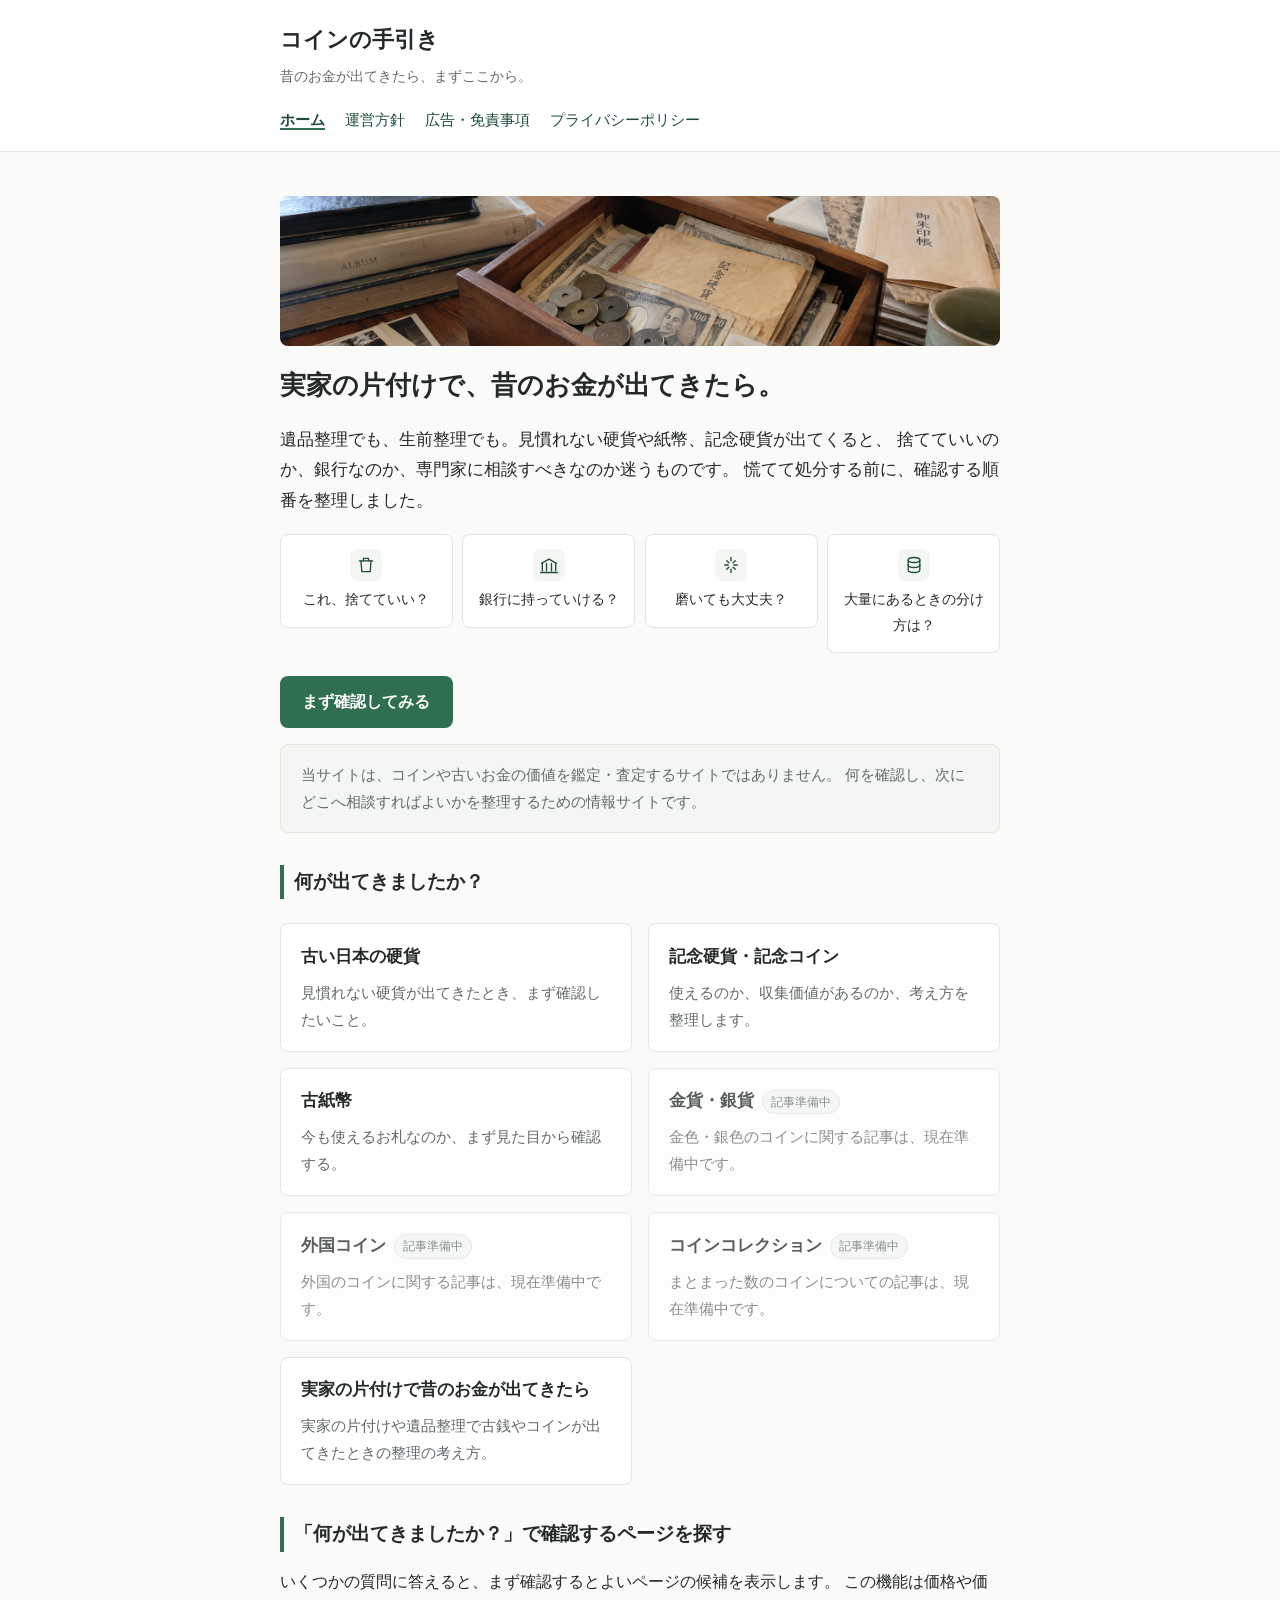
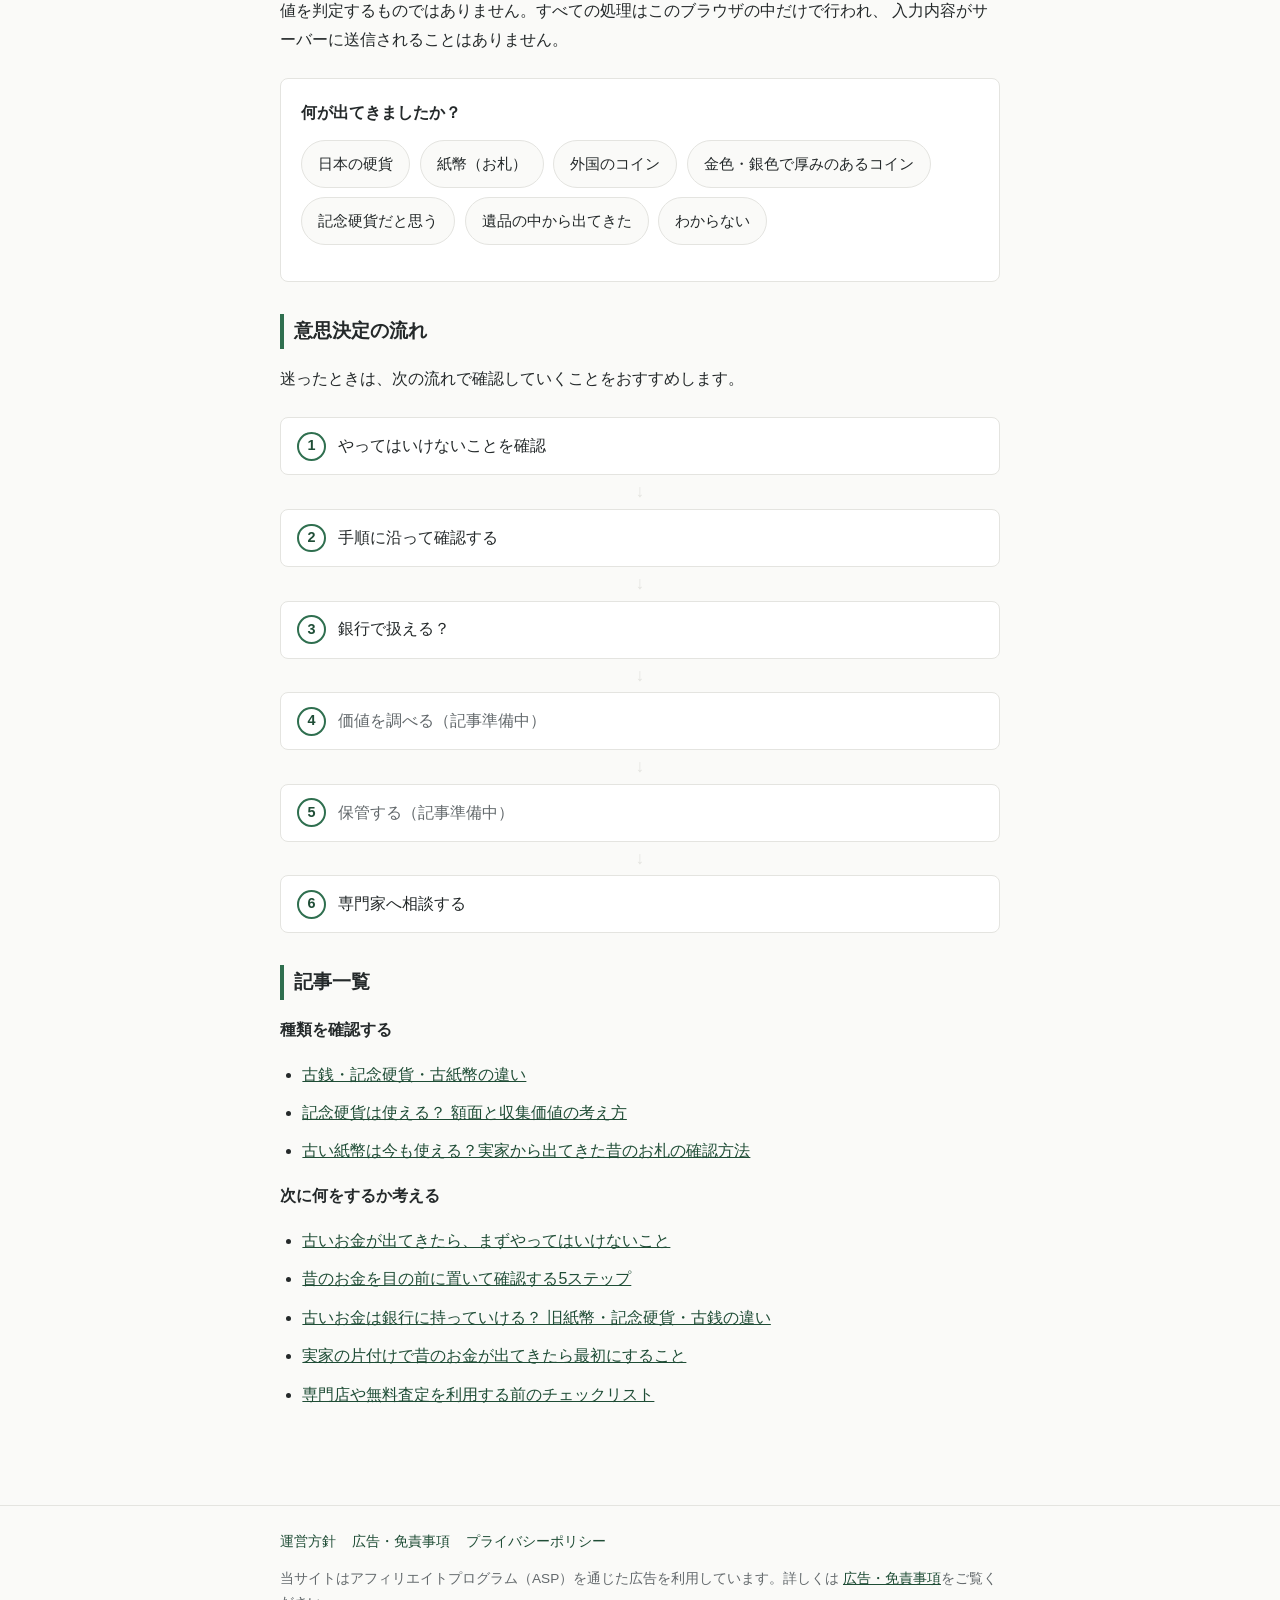
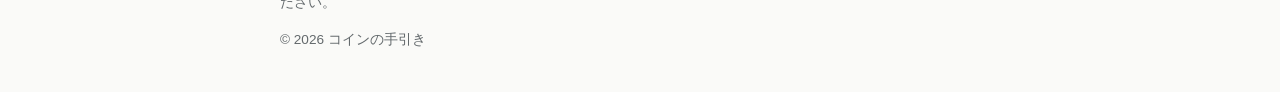
<file: index.html>
<!DOCTYPE html>
<html lang="ja">
<head>
<meta charset="UTF-8">
<meta name="viewport" content="width=device-width, initial-scale=1.0">
<title>コインの手引き｜実家の片付けで昔のお金が出てきたときの確認ガイド</title>
<meta name="description" content="「コインの手引き」は、実家の片付けで昔のお金や記念硬貨が見つかったときに、次にすることを一緒に整理するサイトです。捨てる・銀行・保管・専門家への相談まで、状況に応じた選択肢をまとめています。">
<link rel="canonical" href="https://taku5858.github.io/coin-guide/">
<meta property="og:title" content="コインの手引き｜実家の片付けで昔のお金が出てきたときの確認ガイド">
<meta property="og:description" content="「コインの手引き」は、実家の片付けで昔のお金や記念硬貨が見つかったときに、次にすることを一緒に整理するサイトです。捨てる・銀行・保管・専門家への相談まで、状況に応じた選択肢をまとめています。">
<meta property="og:type" content="website">
<meta property="og:url" content="https://taku5858.github.io/coin-guide/">
<meta property="og:site_name" content="コインの手引き">
<meta property="og:image" content="https://taku5858.github.io/coin-guide/assets/images/hero-old-money.png">
<meta property="og:image:width" content="1672">
<meta property="og:image:height" content="941">
<link rel="stylesheet" href="css/style.css">
</head>
<body>

<header class="site-header">
  <div class="header-inner">
    <p class="site-title"><a href="index.html">コインの手引き</a></p>
    <p class="site-tagline">昔のお金が出てきたら、まずここから。</p>
    <nav class="site-nav" aria-label="サイト内ナビゲーション">
      <ul>
        <li><a href="index.html" aria-current="page">ホーム</a></li>
        <li><a href="policy.html">運営方針</a></li>
        <li><a href="disclaimer.html">広告・免責事項</a></li>
        <li><a href="privacy.html">プライバシーポリシー</a></li>
      </ul>
    </nav>
  </div>
</header>

<main>
  <!-- ヒーロー画像：assets/images/hero-old-money.png（実家の引き出しに古い硬貨・紙幣が入った写真、見出し文字入り）。
       ファイルが未配置／読み込み失敗の場合は onerror で従来のプレースホルダー表示にフォールバックする。 -->
  <img
    class="hero-visual"
    src="assets/images/hero-old-money.png"
    width="1997"
    height="788"
    alt="実家の整理中に見つかった古い硬貨や紙幣"
    onerror="this.onerror=null; var d=document.createElement('div'); d.className='hero-visual is-placeholder'; d.setAttribute('aria-hidden','true'); this.replaceWith(d);"
  >

  <h1>実家の片付けで、昔のお金が出てきたら。</h1>

  <p class="lead">
    遺品整理でも、生前整理でも。見慣れない硬貨や紙幣、記念硬貨が出てくると、
    捨てていいのか、銀行なのか、専門家に相談すべきなのか迷うものです。
    慌てて処分する前に、確認する順番を整理しました。
  </p>

  <ul class="question-cards">
    <li><a class="question-card" href="guide/first-actions.html#step-dontthrow">
      <span class="question-card-icon" aria-hidden="true">
        <svg viewBox="0 0 24 24" width="20" height="20" fill="none" stroke="currentColor" stroke-width="1.6" stroke-linecap="round" stroke-linejoin="round"><path d="M4 7h16"/><path d="M9 7V4h6v3"/><path d="M6 7l1 13h10l1-13"/></svg>
      </span>
      <span>これ、捨てていい？</span>
    </a></li>
    <li><a class="question-card" href="guide/bank-or-specialist.html">
      <span class="question-card-icon" aria-hidden="true">
        <svg viewBox="0 0 24 24" width="20" height="20" fill="none" stroke="currentColor" stroke-width="1.6" stroke-linecap="round" stroke-linejoin="round"><path d="M3 10l9-5 9 5"/><path d="M4 10v9M9 10v9M15 10v9M20 10v9"/><path d="M2 21h20"/></svg>
      </span>
      <span>銀行に持っていける？</span>
    </a></li>
    <li><a class="question-card" href="guide/first-actions.html#step-dontclean">
      <span class="question-card-icon" aria-hidden="true">
        <svg viewBox="0 0 24 24" width="20" height="20" fill="none" stroke="currentColor" stroke-width="1.6" stroke-linecap="round" stroke-linejoin="round"><path d="M12 3v4M12 17v4M4.5 12h4M15.5 12h4M6.9 6.9l2.5 2.5M14.6 14.6l2.5 2.5M17.1 6.9l-2.5 2.5M9.4 14.6l-2.5 2.5"/></svg>
      </span>
      <span>磨いても大丈夫？</span>
    </a></li>
    <!-- TODO: 大量のコインに特化した専用記事（数え方・分け方・保管方法）を作成した際は、
         リンク先をその記事に差し替える。現時点では guide/inherited-coins.html の分類セクションへ誘導する。 -->
    <li><a class="question-card" href="guide/inherited-coins.html#step-classify">
      <span class="question-card-icon" aria-hidden="true">
        <svg viewBox="0 0 24 24" width="20" height="20" fill="none" stroke="currentColor" stroke-width="1.6" stroke-linecap="round" stroke-linejoin="round"><ellipse cx="12" cy="6" rx="7" ry="3"/><path d="M5 6v6c0 1.7 3.1 3 7 3s7-1.3 7-3V6"/><path d="M5 12v6c0 1.7 3.1 3 7 3s7-1.3 7-3v-6"/></svg>
      </span>
      <span>大量にあるときの分け方は？</span>
    </a></li>
  </ul>

  <p><a class="hero-cta" href="guide/inherited-coins.html">まず確認してみる</a></p>

  <div class="notice">
    当サイトは、コインや古いお金の価値を鑑定・査定するサイトではありません。
    何を確認し、次にどこへ相談すればよいかを整理するための情報サイトです。
  </div>

  <h2>何が出てきましたか？</h2>
  <ul class="card-list">
    <li>
      <a class="card card-link" href="types/coin-types-overview.html">
        <h3>古い日本の硬貨</h3>
        <p>見慣れない硬貨が出てきたとき、まず確認したいこと。</p>
      </a>
    </li>
    <li>
      <a class="card card-link" href="types/commemorative-coins.html">
        <h3>記念硬貨・記念コイン</h3>
        <p>使えるのか、収集価値があるのか、考え方を整理します。</p>
      </a>
    </li>
    <li>
      <a class="card card-link" href="types/old-banknotes.html">
        <h3>古紙幣</h3>
        <p>今も使えるお札なのか、まず見た目から確認する。</p>
      </a>
    </li>
    <li class="card card-soon">
      <h3>金貨・銀貨<span class="badge-soon">記事準備中</span></h3>
      <p>金色・銀色のコインに関する記事は、現在準備中です。</p>
    </li>
    <li class="card card-soon">
      <h3>外国コイン<span class="badge-soon">記事準備中</span></h3>
      <p>外国のコインに関する記事は、現在準備中です。</p>
    </li>
    <li class="card card-soon">
      <h3>コインコレクション<span class="badge-soon">記事準備中</span></h3>
      <p>まとまった数のコインについての記事は、現在準備中です。</p>
    </li>
    <li>
      <a class="card card-link" href="guide/inherited-coins.html">
        <h3>実家の片付けで昔のお金が出てきたら</h3>
        <p>実家の片付けや遺品整理で古銭やコインが出てきたときの整理の考え方。</p>
      </a>
    </li>
  </ul>

  <h2>「何が出てきましたか？」で確認するページを探す</h2>
  <p>
    いくつかの質問に答えると、まず確認するとよいページの候補を表示します。
    この機能は価格や価値を判定するものではありません。すべての処理はこのブラウザの中だけで行われ、
    入力内容がサーバーに送信されることはありません。
  </p>

  <div class="finder" id="coin-finder">
    <noscript>
      <p>JavaScriptが無効の場合でも、下の「記事一覧」から各ページを直接ご覧いただけます。</p>
    </noscript>
  </div>

  <h2>意思決定の流れ</h2>
  <p>迷ったときは、次の流れで確認していくことをおすすめします。</p>
  <ul class="flow-steps">
    <li><a class="flow-step" href="guide/first-actions.html">
      <span class="flow-step-index">1</span>
      <span class="flow-step-label">やってはいけないことを確認</span>
    </a></li>
    <li class="flow-arrow">↓</li>
    <li><a class="flow-step" href="guide/first-check.html">
      <span class="flow-step-index">2</span>
      <span class="flow-step-label">手順に沿って確認する</span>
    </a></li>
    <li class="flow-arrow">↓</li>
    <li><a class="flow-step" href="guide/bank-or-specialist.html">
      <span class="flow-step-index">3</span>
      <span class="flow-step-label">銀行で扱える？</span>
    </a></li>
    <li class="flow-arrow">↓</li>
    <li class="flow-step is-plain">
      <span class="flow-step-index">4</span>
      <span class="flow-step-label">価値を調べる（記事準備中）</span>
    </li>
    <li class="flow-arrow">↓</li>
    <li class="flow-step is-plain">
      <span class="flow-step-index">5</span>
      <span class="flow-step-label">保管する（記事準備中）</span>
    </li>
    <li class="flow-arrow">↓</li>
    <li><a class="flow-step" href="guide/checklist-before-appraisal.html">
      <span class="flow-step-index">6</span>
      <span class="flow-step-label">専門家へ相談する</span>
    </a></li>
  </ul>

  <h2>記事一覧</h2>
  <p><strong>種類を確認する</strong></p>
  <ul class="text-list">
    <li><a href="types/coin-types-overview.html">古銭・記念硬貨・古紙幣の違い</a></li>
    <li><a href="types/commemorative-coins.html">記念硬貨は使える？ 額面と収集価値の考え方</a></li>
    <li><a href="types/old-banknotes.html">古い紙幣は今も使える？実家から出てきた昔のお札の確認方法</a></li>
  </ul>
  <p><strong>次に何をするか考える</strong></p>
  <ul class="text-list">
    <li><a href="guide/first-actions.html">古いお金が出てきたら、まずやってはいけないこと</a></li>
    <li><a href="guide/first-check.html">昔のお金を目の前に置いて確認する5ステップ</a></li>
    <li><a href="guide/bank-or-specialist.html">古いお金は銀行に持っていける？ 旧紙幣・記念硬貨・古銭の違い</a></li>
    <li><a href="guide/inherited-coins.html">実家の片付けで昔のお金が出てきたら最初にすること</a></li>
    <li><a href="guide/checklist-before-appraisal.html">専門店や無料査定を利用する前のチェックリスト</a></li>
  </ul>
</main>

<footer class="site-footer">
  <div class="footer-inner">
    <nav class="footer-nav" aria-label="フッターナビゲーション">
      <ul>
        <li><a href="policy.html">運営方針</a></li>
        <li><a href="disclaimer.html">広告・免責事項</a></li>
        <li><a href="privacy.html">プライバシーポリシー</a></li>
      </ul>
    </nav>
    <p class="footer-notice">
      当サイトはアフィリエイトプログラム（ASP）を通じた広告を利用しています。詳しくは
      <a href="disclaimer.html">広告・免責事項</a>をご覧ください。
    </p>
    <p class="copyright">&copy; 2026 コインの手引き</p>
  </div>
</footer>

<script src="js/navigation.js"></script>
</body>
</html>
</file>
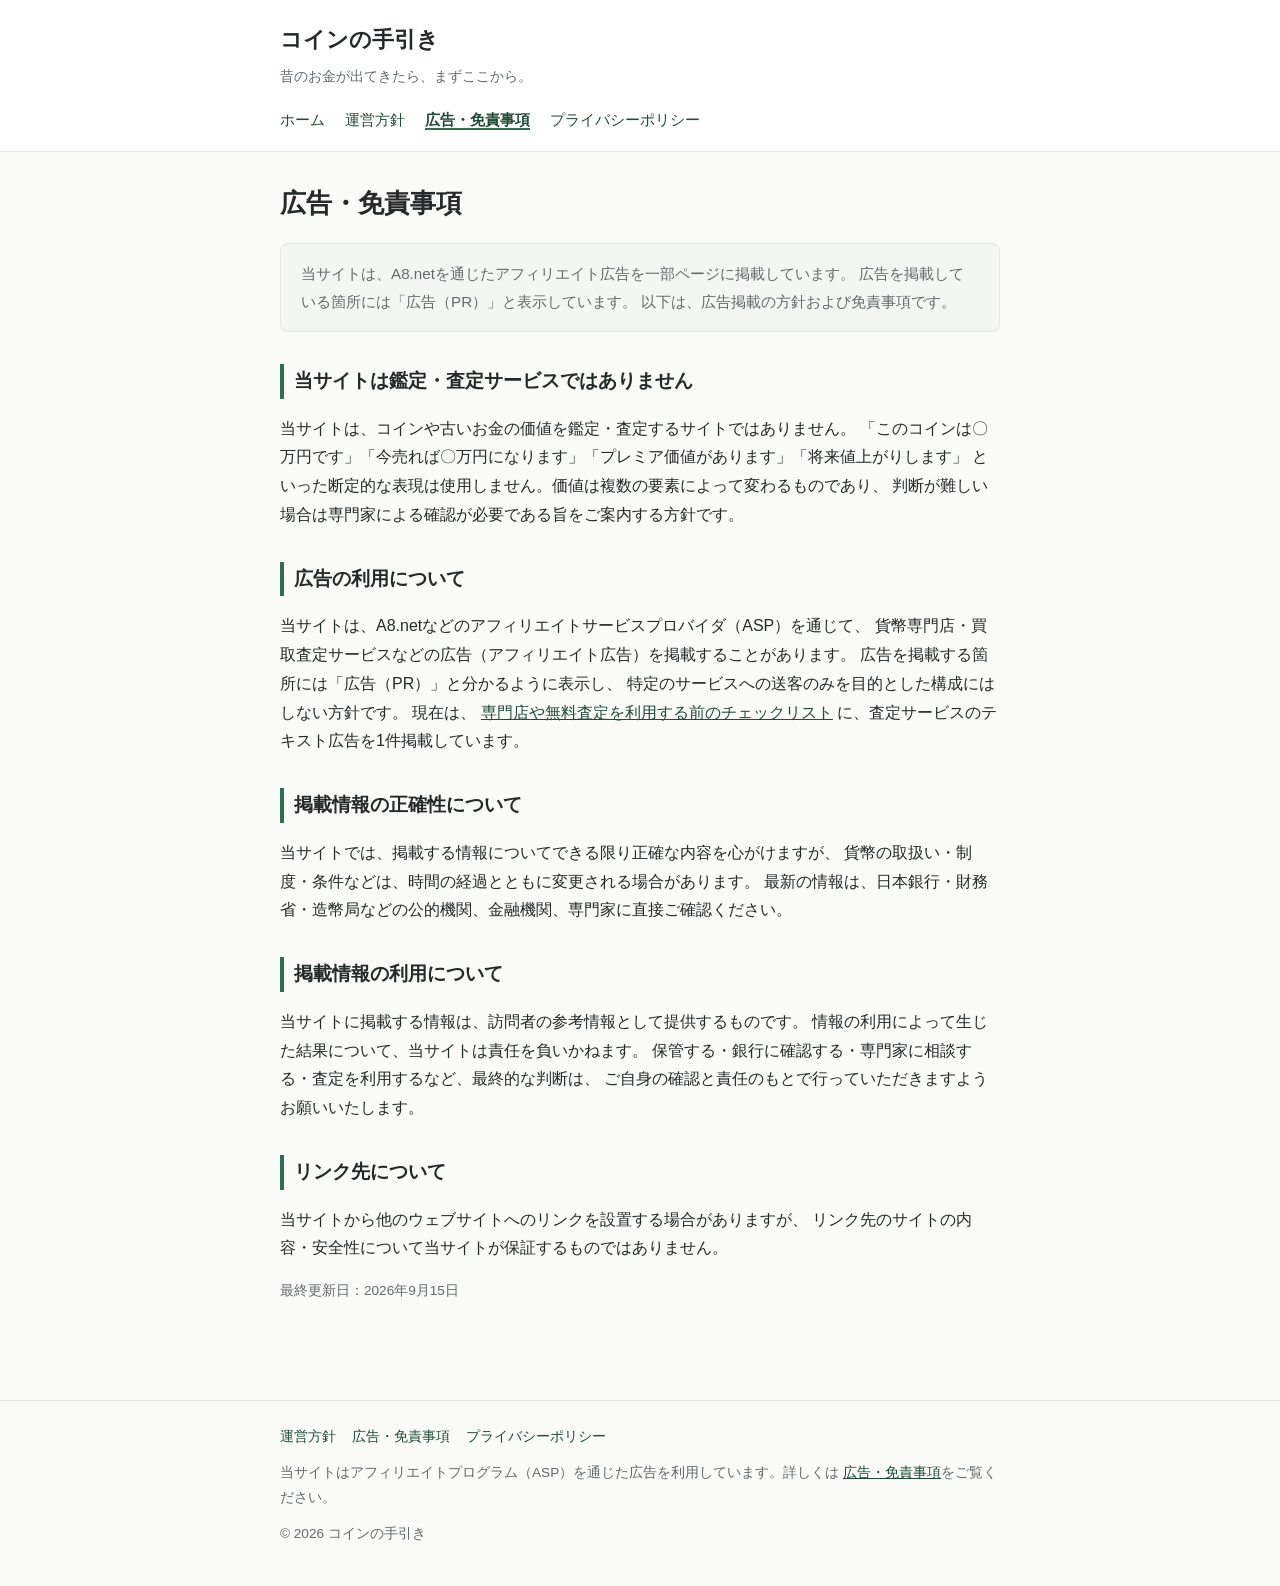
<file: disclaimer.html>
<!DOCTYPE html>
<html lang="ja">
<head>
<meta charset="UTF-8">
<meta name="viewport" content="width=device-width, initial-scale=1.0">
<title>広告・免責事項 | コインの手引き</title>
<meta name="description" content="コインの手引きにおける広告掲載の方針と、価値の断定を行わないこと、掲載情報の免責事項について説明しています。">
<link rel="canonical" href="https://taku5858.github.io/coin-guide/disclaimer.html">
<meta property="og:title" content="広告・免責事項 | コインの手引き">
<meta property="og:description" content="コインの手引きにおける広告掲載の方針と、価値の断定を行わないこと、掲載情報の免責事項について説明しています。">
<meta property="og:type" content="website">
<meta property="og:url" content="https://taku5858.github.io/coin-guide/disclaimer.html">
<meta property="og:site_name" content="コインの手引き">
<meta property="og:image" content="https://taku5858.github.io/coin-guide/assets/images/hero-old-money.png">
<meta property="og:image:width" content="1672">
<meta property="og:image:height" content="941">
<link rel="stylesheet" href="css/style.css">
</head>
<body>

<header class="site-header">
  <div class="header-inner">
    <p class="site-title"><a href="index.html">コインの手引き</a></p>
    <p class="site-tagline">昔のお金が出てきたら、まずここから。</p>
    <nav class="site-nav" aria-label="サイト内ナビゲーション">
      <ul>
        <li><a href="index.html">ホーム</a></li>
        <li><a href="policy.html">運営方針</a></li>
        <li><a href="disclaimer.html" aria-current="page">広告・免責事項</a></li>
        <li><a href="privacy.html">プライバシーポリシー</a></li>
      </ul>
    </nav>
  </div>
</header>

<main>
  <h1>広告・免責事項</h1>

  <div class="notice">
    当サイトは、A8.netを通じたアフィリエイト広告を一部ページに掲載しています。
    広告を掲載している箇所には「広告（PR）」と表示しています。
    以下は、広告掲載の方針および免責事項です。
  </div>

  <h2>当サイトは鑑定・査定サービスではありません</h2>
  <p>
    当サイトは、コインや古いお金の価値を鑑定・査定するサイトではありません。
    「このコインは〇万円です」「今売れば〇万円になります」「プレミア価値があります」「将来値上がりします」
    といった断定的な表現は使用しません。価値は複数の要素によって変わるものであり、
    判断が難しい場合は専門家による確認が必要である旨をご案内する方針です。
  </p>

  <h2>広告の利用について</h2>
  <p>
    当サイトは、A8.netなどのアフィリエイトサービスプロバイダ（ASP）を通じて、
    貨幣専門店・買取査定サービスなどの広告（アフィリエイト広告）を掲載することがあります。
    広告を掲載する箇所には「広告（PR）」と分かるように表示し、
    特定のサービスへの送客のみを目的とした構成にはしない方針です。
    現在は、
    <a href="guide/checklist-before-appraisal.html">専門店や無料査定を利用する前のチェックリスト</a>
    に、査定サービスのテキスト広告を1件掲載しています。
  </p>

  <h2>掲載情報の正確性について</h2>
  <p>
    当サイトでは、掲載する情報についてできる限り正確な内容を心がけますが、
    貨幣の取扱い・制度・条件などは、時間の経過とともに変更される場合があります。
    最新の情報は、日本銀行・財務省・造幣局などの公的機関、金融機関、専門家に直接ご確認ください。
  </p>

  <h2>掲載情報の利用について</h2>
  <p>
    当サイトに掲載する情報は、訪問者の参考情報として提供するものです。
    情報の利用によって生じた結果について、当サイトは責任を負いかねます。
    保管する・銀行に確認する・専門家に相談する・査定を利用するなど、最終的な判断は、
    ご自身の確認と責任のもとで行っていただきますようお願いいたします。
  </p>

  <h2>リンク先について</h2>
  <p>
    当サイトから他のウェブサイトへのリンクを設置する場合がありますが、
    リンク先のサイトの内容・安全性について当サイトが保証するものではありません。
  </p>

  <p class="updated">最終更新日：2026年9月15日</p>
</main>

<footer class="site-footer">
  <div class="footer-inner">
    <nav class="footer-nav" aria-label="フッターナビゲーション">
      <ul>
        <li><a href="policy.html">運営方針</a></li>
        <li><a href="disclaimer.html">広告・免責事項</a></li>
        <li><a href="privacy.html">プライバシーポリシー</a></li>
      </ul>
    </nav>
    <p class="footer-notice">
      当サイトはアフィリエイトプログラム（ASP）を通じた広告を利用しています。詳しくは
      <a href="disclaimer.html">広告・免責事項</a>をご覧ください。
    </p>
    <p class="copyright">&copy; 2026 コインの手引き</p>
  </div>
</footer>

</body>
</html>
</file>
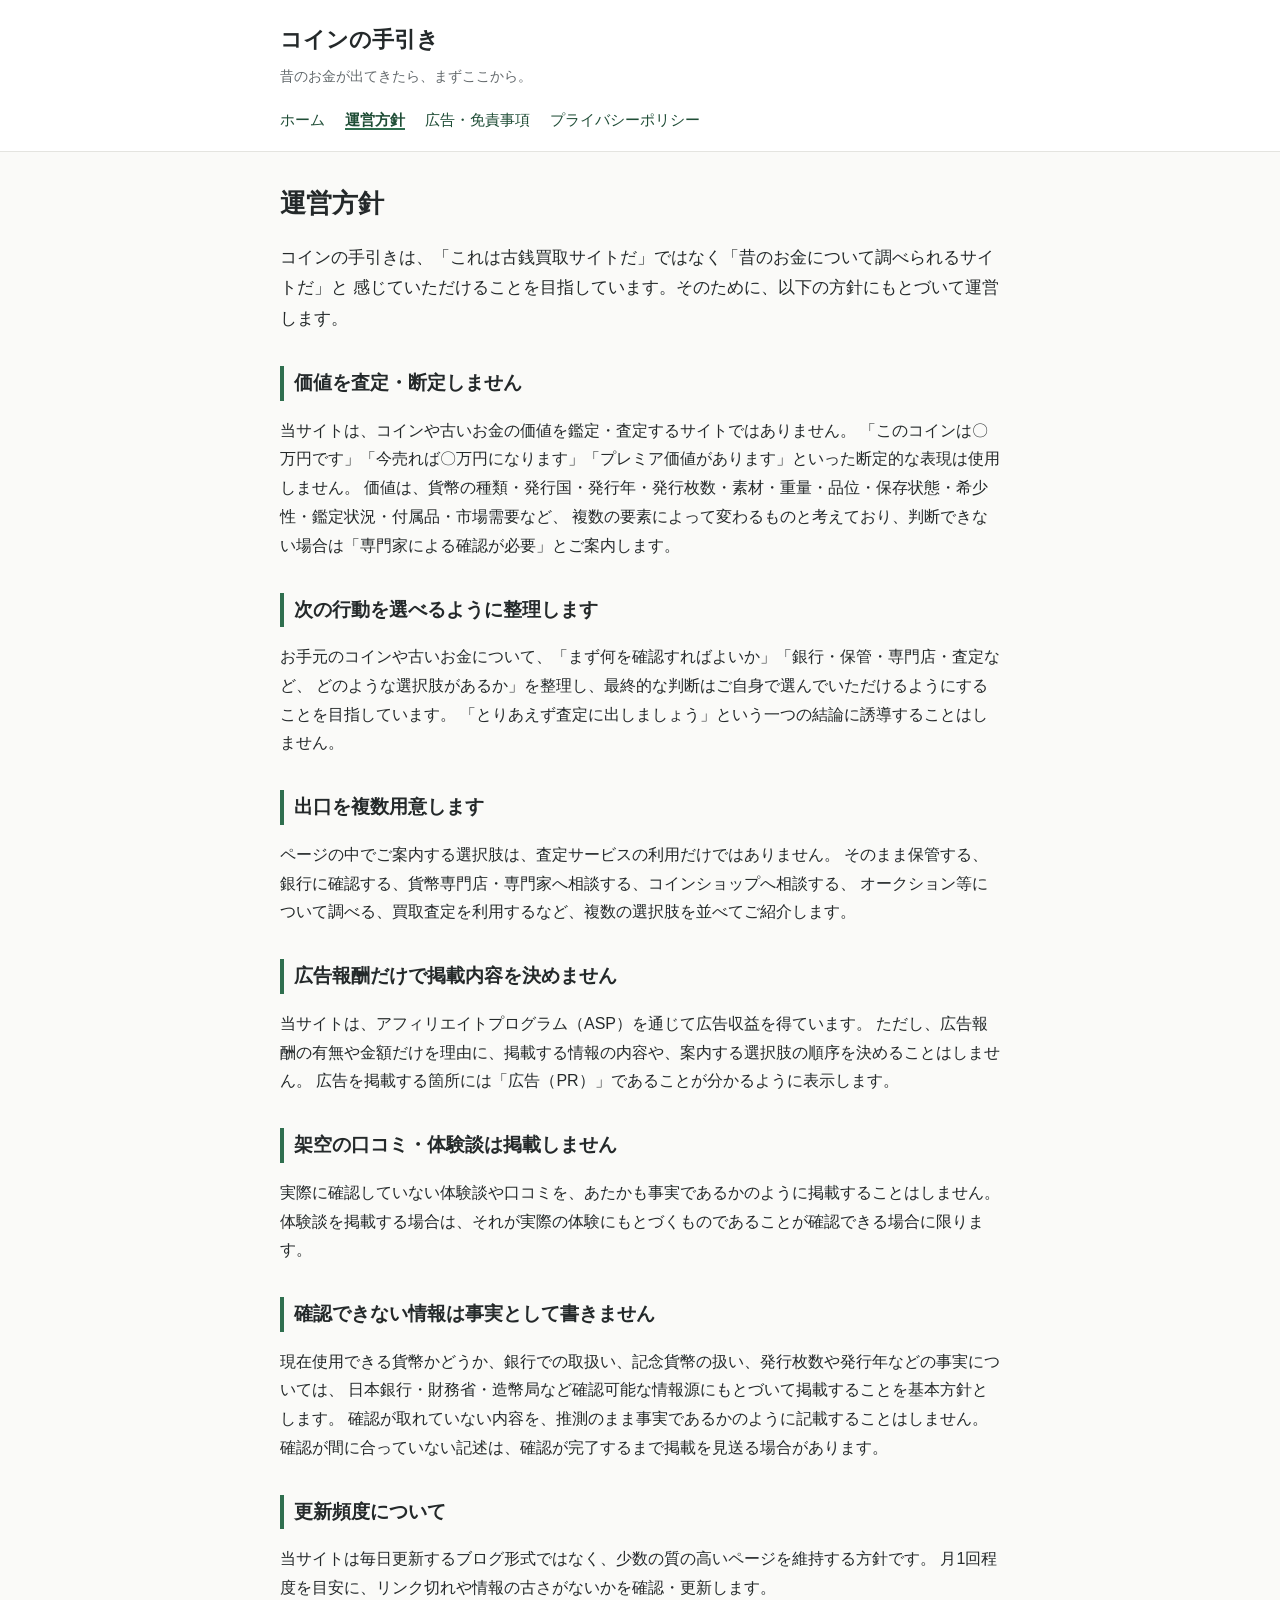
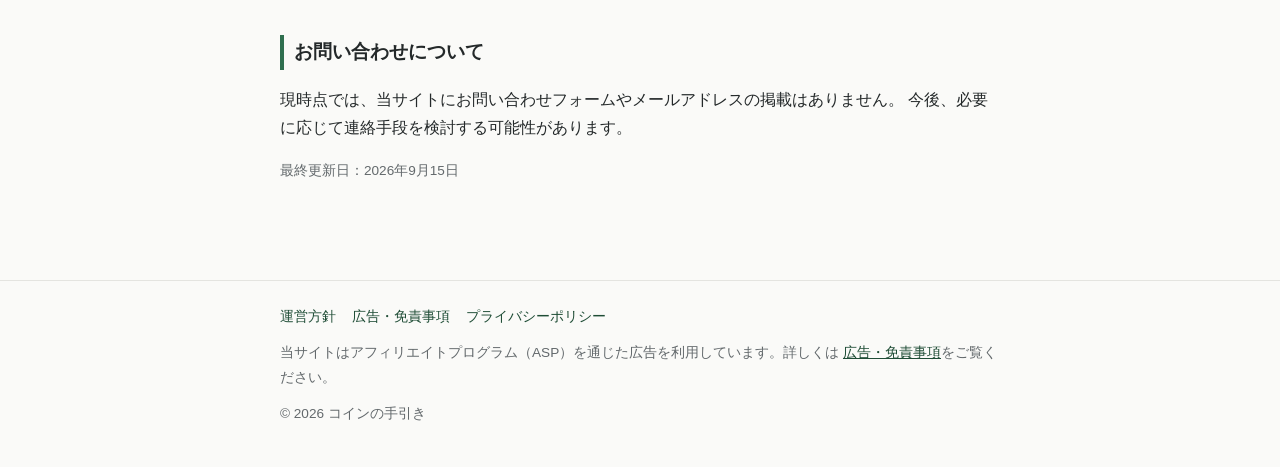
<file: policy.html>
<!DOCTYPE html>
<html lang="ja">
<head>
<meta charset="UTF-8">
<meta name="viewport" content="width=device-width, initial-scale=1.0">
<title>運営方針 | コインの手引き</title>
<meta name="description" content="コインの手引きの運営方針について。価値を断定しない姿勢、出口を複数用意する考え方、情報発信の姿勢について説明しています。">
<link rel="canonical" href="https://taku5858.github.io/coin-guide/policy.html">
<meta property="og:title" content="運営方針 | コインの手引き">
<meta property="og:description" content="コインの手引きの運営方針について。価値を断定しない姿勢、出口を複数用意する考え方、情報発信の姿勢について説明しています。">
<meta property="og:type" content="website">
<meta property="og:url" content="https://taku5858.github.io/coin-guide/policy.html">
<meta property="og:site_name" content="コインの手引き">
<meta property="og:image" content="https://taku5858.github.io/coin-guide/assets/images/hero-old-money.png">
<meta property="og:image:width" content="1672">
<meta property="og:image:height" content="941">
<link rel="stylesheet" href="css/style.css">
</head>
<body>

<header class="site-header">
  <div class="header-inner">
    <p class="site-title"><a href="index.html">コインの手引き</a></p>
    <p class="site-tagline">昔のお金が出てきたら、まずここから。</p>
    <nav class="site-nav" aria-label="サイト内ナビゲーション">
      <ul>
        <li><a href="index.html">ホーム</a></li>
        <li><a href="policy.html" aria-current="page">運営方針</a></li>
        <li><a href="disclaimer.html">広告・免責事項</a></li>
        <li><a href="privacy.html">プライバシーポリシー</a></li>
      </ul>
    </nav>
  </div>
</header>

<main>
  <h1>運営方針</h1>

  <p class="lead">
    コインの手引きは、「これは古銭買取サイトだ」ではなく「昔のお金について調べられるサイトだ」と
    感じていただけることを目指しています。そのために、以下の方針にもとづいて運営します。
  </p>

  <h2>価値を査定・断定しません</h2>
  <p>
    当サイトは、コインや古いお金の価値を鑑定・査定するサイトではありません。
    「このコインは〇万円です」「今売れば〇万円になります」「プレミア価値があります」といった断定的な表現は使用しません。
    価値は、貨幣の種類・発行国・発行年・発行枚数・素材・重量・品位・保存状態・希少性・鑑定状況・付属品・市場需要など、
    複数の要素によって変わるものと考えており、判断できない場合は「専門家による確認が必要」とご案内します。
  </p>

  <h2>次の行動を選べるように整理します</h2>
  <p>
    お手元のコインや古いお金について、「まず何を確認すればよいか」「銀行・保管・専門店・査定など、
    どのような選択肢があるか」を整理し、最終的な判断はご自身で選んでいただけるようにすることを目指しています。
    「とりあえず査定に出しましょう」という一つの結論に誘導することはしません。
  </p>

  <h2>出口を複数用意します</h2>
  <p>
    ページの中でご案内する選択肢は、査定サービスの利用だけではありません。
    そのまま保管する、銀行に確認する、貨幣専門店・専門家へ相談する、コインショップへ相談する、
    オークション等について調べる、買取査定を利用するなど、複数の選択肢を並べてご紹介します。
  </p>

  <h2>広告報酬だけで掲載内容を決めません</h2>
  <p>
    当サイトは、アフィリエイトプログラム（ASP）を通じて広告収益を得ています。
    ただし、広告報酬の有無や金額だけを理由に、掲載する情報の内容や、案内する選択肢の順序を決めることはしません。
    広告を掲載する箇所には「広告（PR）」であることが分かるように表示します。
  </p>

  <h2>架空の口コミ・体験談は掲載しません</h2>
  <p>
    実際に確認していない体験談や口コミを、あたかも事実であるかのように掲載することはしません。
    体験談を掲載する場合は、それが実際の体験にもとづくものであることが確認できる場合に限ります。
  </p>

  <h2>確認できない情報は事実として書きません</h2>
  <p>
    現在使用できる貨幣かどうか、銀行での取扱い、記念貨幣の扱い、発行枚数や発行年などの事実については、
    日本銀行・財務省・造幣局など確認可能な情報源にもとづいて掲載することを基本方針とします。
    確認が取れていない内容を、推測のまま事実であるかのように記載することはしません。
    確認が間に合っていない記述は、確認が完了するまで掲載を見送る場合があります。
  </p>

  <h2>更新頻度について</h2>
  <p>
    当サイトは毎日更新するブログ形式ではなく、少数の質の高いページを維持する方針です。
    月1回程度を目安に、リンク切れや情報の古さがないかを確認・更新します。
  </p>

  <h2>お問い合わせについて</h2>
  <p>
    現時点では、当サイトにお問い合わせフォームやメールアドレスの掲載はありません。
    今後、必要に応じて連絡手段を検討する可能性があります。
  </p>

  <p class="updated">最終更新日：2026年9月15日</p>
</main>

<footer class="site-footer">
  <div class="footer-inner">
    <nav class="footer-nav" aria-label="フッターナビゲーション">
      <ul>
        <li><a href="policy.html">運営方針</a></li>
        <li><a href="disclaimer.html">広告・免責事項</a></li>
        <li><a href="privacy.html">プライバシーポリシー</a></li>
      </ul>
    </nav>
    <p class="footer-notice">
      当サイトはアフィリエイトプログラム（ASP）を通じた広告を利用しています。詳しくは
      <a href="disclaimer.html">広告・免責事項</a>をご覧ください。
    </p>
    <p class="copyright">&copy; 2026 コインの手引き</p>
  </div>
</footer>

</body>
</html>
</file>
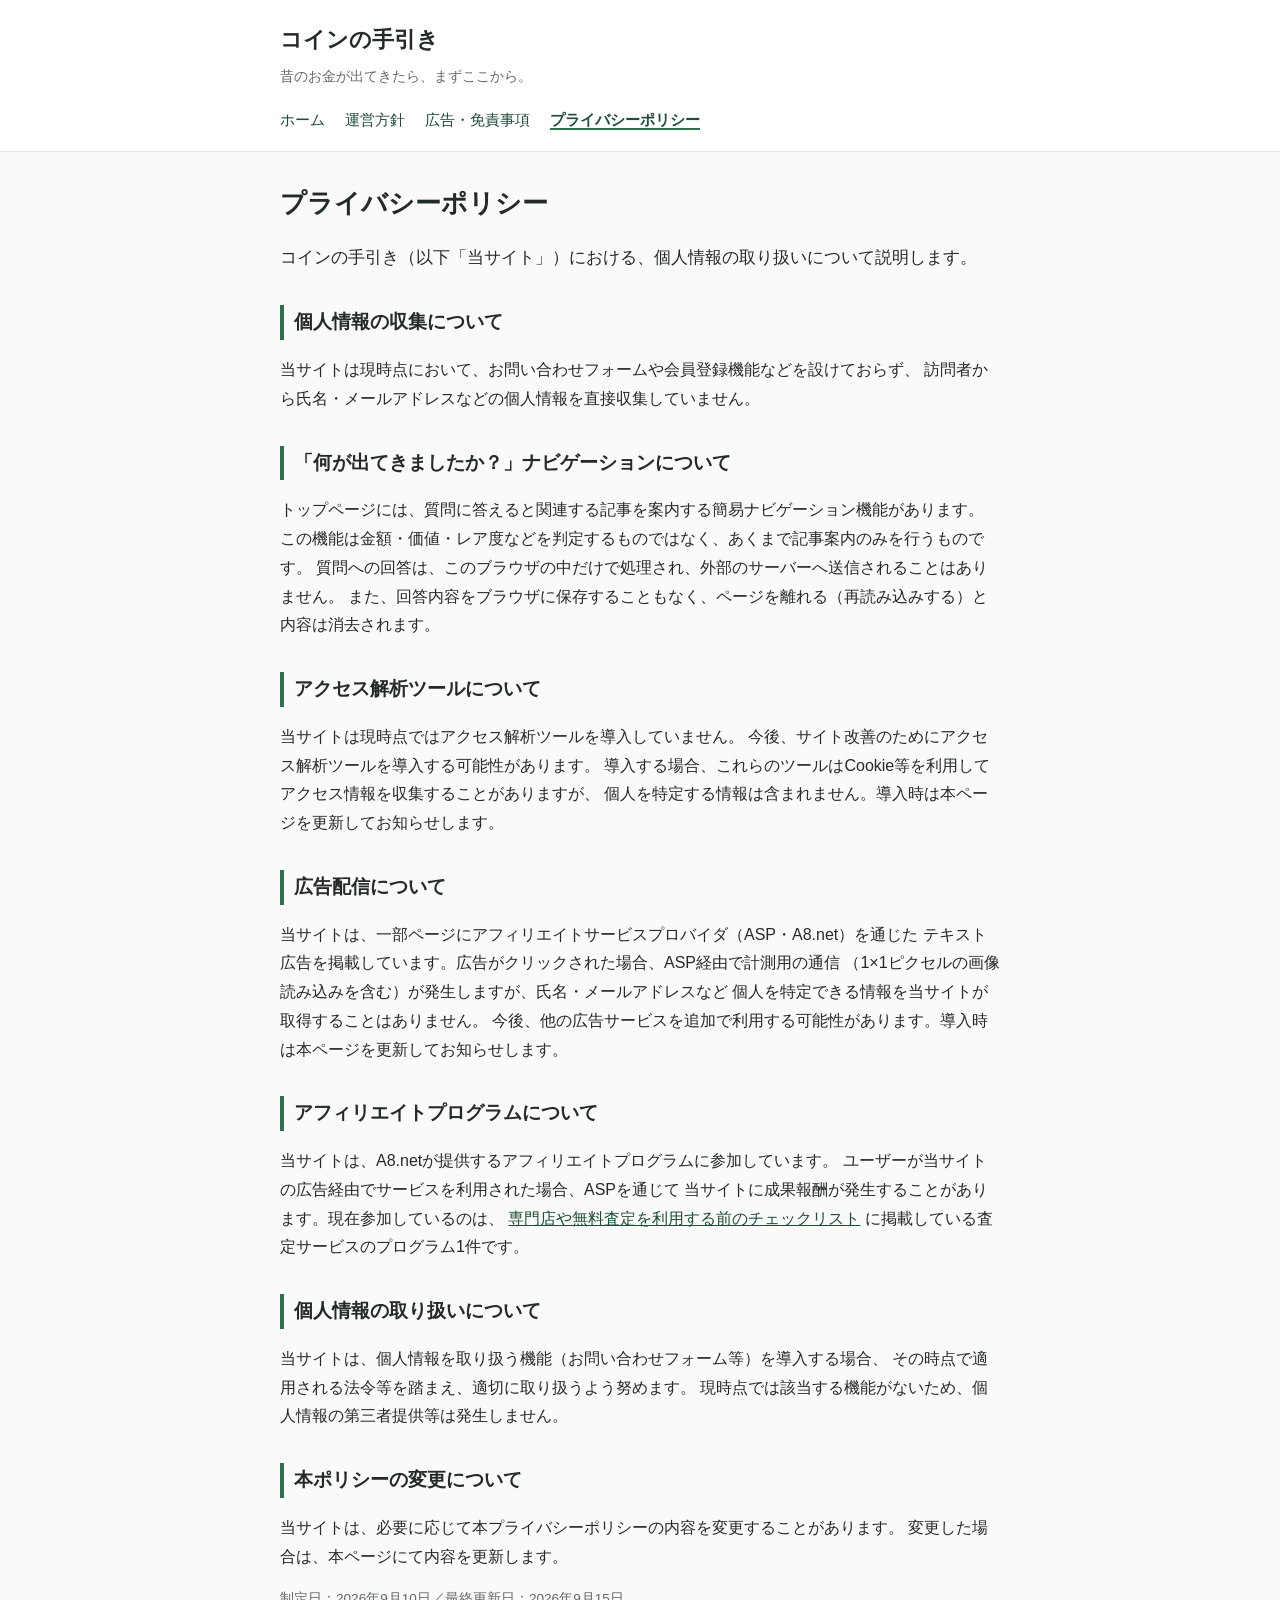
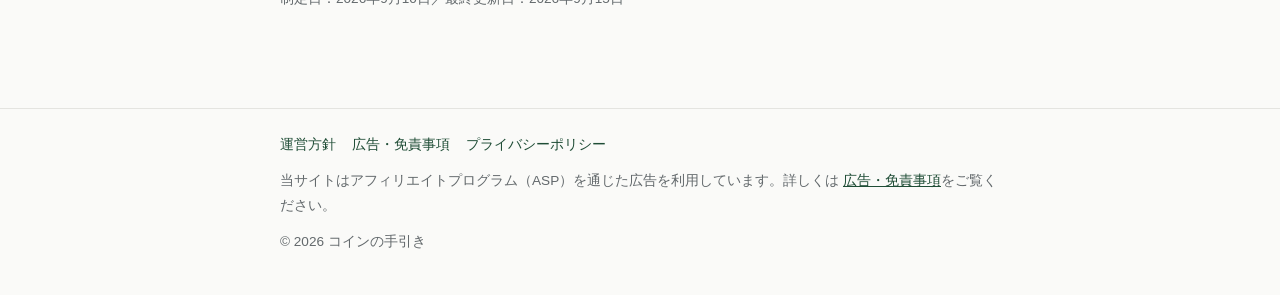
<file: privacy.html>
<!DOCTYPE html>
<html lang="ja">
<head>
<meta charset="UTF-8">
<meta name="viewport" content="width=device-width, initial-scale=1.0">
<title>プライバシーポリシー | コインの手引き</title>
<meta name="description" content="コインの手引きにおける個人情報の取り扱い方針、簡易ナビゲーション機能の扱い、および将来的なアクセス解析・広告利用の可能性について説明しています。">
<link rel="canonical" href="https://taku5858.github.io/coin-guide/privacy.html">
<meta property="og:title" content="プライバシーポリシー | コインの手引き">
<meta property="og:description" content="コインの手引きにおける個人情報の取り扱い方針、簡易ナビゲーション機能の扱い、および将来的なアクセス解析・広告利用の可能性について説明しています。">
<meta property="og:type" content="website">
<meta property="og:url" content="https://taku5858.github.io/coin-guide/privacy.html">
<meta property="og:site_name" content="コインの手引き">
<meta property="og:image" content="https://taku5858.github.io/coin-guide/assets/images/hero-old-money.png">
<meta property="og:image:width" content="1672">
<meta property="og:image:height" content="941">
<link rel="stylesheet" href="css/style.css">
</head>
<body>

<header class="site-header">
  <div class="header-inner">
    <p class="site-title"><a href="index.html">コインの手引き</a></p>
    <p class="site-tagline">昔のお金が出てきたら、まずここから。</p>
    <nav class="site-nav" aria-label="サイト内ナビゲーション">
      <ul>
        <li><a href="index.html">ホーム</a></li>
        <li><a href="policy.html">運営方針</a></li>
        <li><a href="disclaimer.html">広告・免責事項</a></li>
        <li><a href="privacy.html" aria-current="page">プライバシーポリシー</a></li>
      </ul>
    </nav>
  </div>
</header>

<main>
  <h1>プライバシーポリシー</h1>

  <p class="lead">
    コインの手引き（以下「当サイト」）における、個人情報の取り扱いについて説明します。
  </p>

  <h2>個人情報の収集について</h2>
  <p>
    当サイトは現時点において、お問い合わせフォームや会員登録機能などを設けておらず、
    訪問者から氏名・メールアドレスなどの個人情報を直接収集していません。
  </p>

  <h2>「何が出てきましたか？」ナビゲーションについて</h2>
  <p>
    トップページには、質問に答えると関連する記事を案内する簡易ナビゲーション機能があります。
    この機能は金額・価値・レア度などを判定するものではなく、あくまで記事案内のみを行うものです。
    質問への回答は、このブラウザの中だけで処理され、外部のサーバーへ送信されることはありません。
    また、回答内容をブラウザに保存することもなく、ページを離れる（再読み込みする）と内容は消去されます。
  </p>

  <h2>アクセス解析ツールについて</h2>
  <p>
    当サイトは現時点ではアクセス解析ツールを導入していません。
    今後、サイト改善のためにアクセス解析ツールを導入する可能性があります。
    導入する場合、これらのツールはCookie等を利用してアクセス情報を収集することがありますが、
    個人を特定する情報は含まれません。導入時は本ページを更新してお知らせします。
  </p>

  <h2>広告配信について</h2>
  <p>
    当サイトは、一部ページにアフィリエイトサービスプロバイダ（ASP・A8.net）を通じた
    テキスト広告を掲載しています。広告がクリックされた場合、ASP経由で計測用の通信
    （1×1ピクセルの画像読み込みを含む）が発生しますが、氏名・メールアドレスなど
    個人を特定できる情報を当サイトが取得することはありません。
    今後、他の広告サービスを追加で利用する可能性があります。導入時は本ページを更新してお知らせします。
  </p>

  <h2>アフィリエイトプログラムについて</h2>
  <p>
    当サイトは、A8.netが提供するアフィリエイトプログラムに参加しています。
    ユーザーが当サイトの広告経由でサービスを利用された場合、ASPを通じて
    当サイトに成果報酬が発生することがあります。現在参加しているのは、
    <a href="guide/checklist-before-appraisal.html">専門店や無料査定を利用する前のチェックリスト</a>
    に掲載している査定サービスのプログラム1件です。
  </p>

  <h2>個人情報の取り扱いについて</h2>
  <p>
    当サイトは、個人情報を取り扱う機能（お問い合わせフォーム等）を導入する場合、
    その時点で適用される法令等を踏まえ、適切に取り扱うよう努めます。
    現時点では該当する機能がないため、個人情報の第三者提供等は発生しません。
  </p>

  <h2>本ポリシーの変更について</h2>
  <p>
    当サイトは、必要に応じて本プライバシーポリシーの内容を変更することがあります。
    変更した場合は、本ページにて内容を更新します。
  </p>

  <p class="updated">制定日：2026年9月10日／最終更新日：2026年9月15日</p>
</main>

<footer class="site-footer">
  <div class="footer-inner">
    <nav class="footer-nav" aria-label="フッターナビゲーション">
      <ul>
        <li><a href="policy.html">運営方針</a></li>
        <li><a href="disclaimer.html">広告・免責事項</a></li>
        <li><a href="privacy.html">プライバシーポリシー</a></li>
      </ul>
    </nav>
    <p class="footer-notice">
      当サイトはアフィリエイトプログラム（ASP）を通じた広告を利用しています。詳しくは
      <a href="disclaimer.html">広告・免責事項</a>をご覧ください。
    </p>
    <p class="copyright">&copy; 2026 コインの手引き</p>
  </div>
</footer>

</body>
</html>
</file>
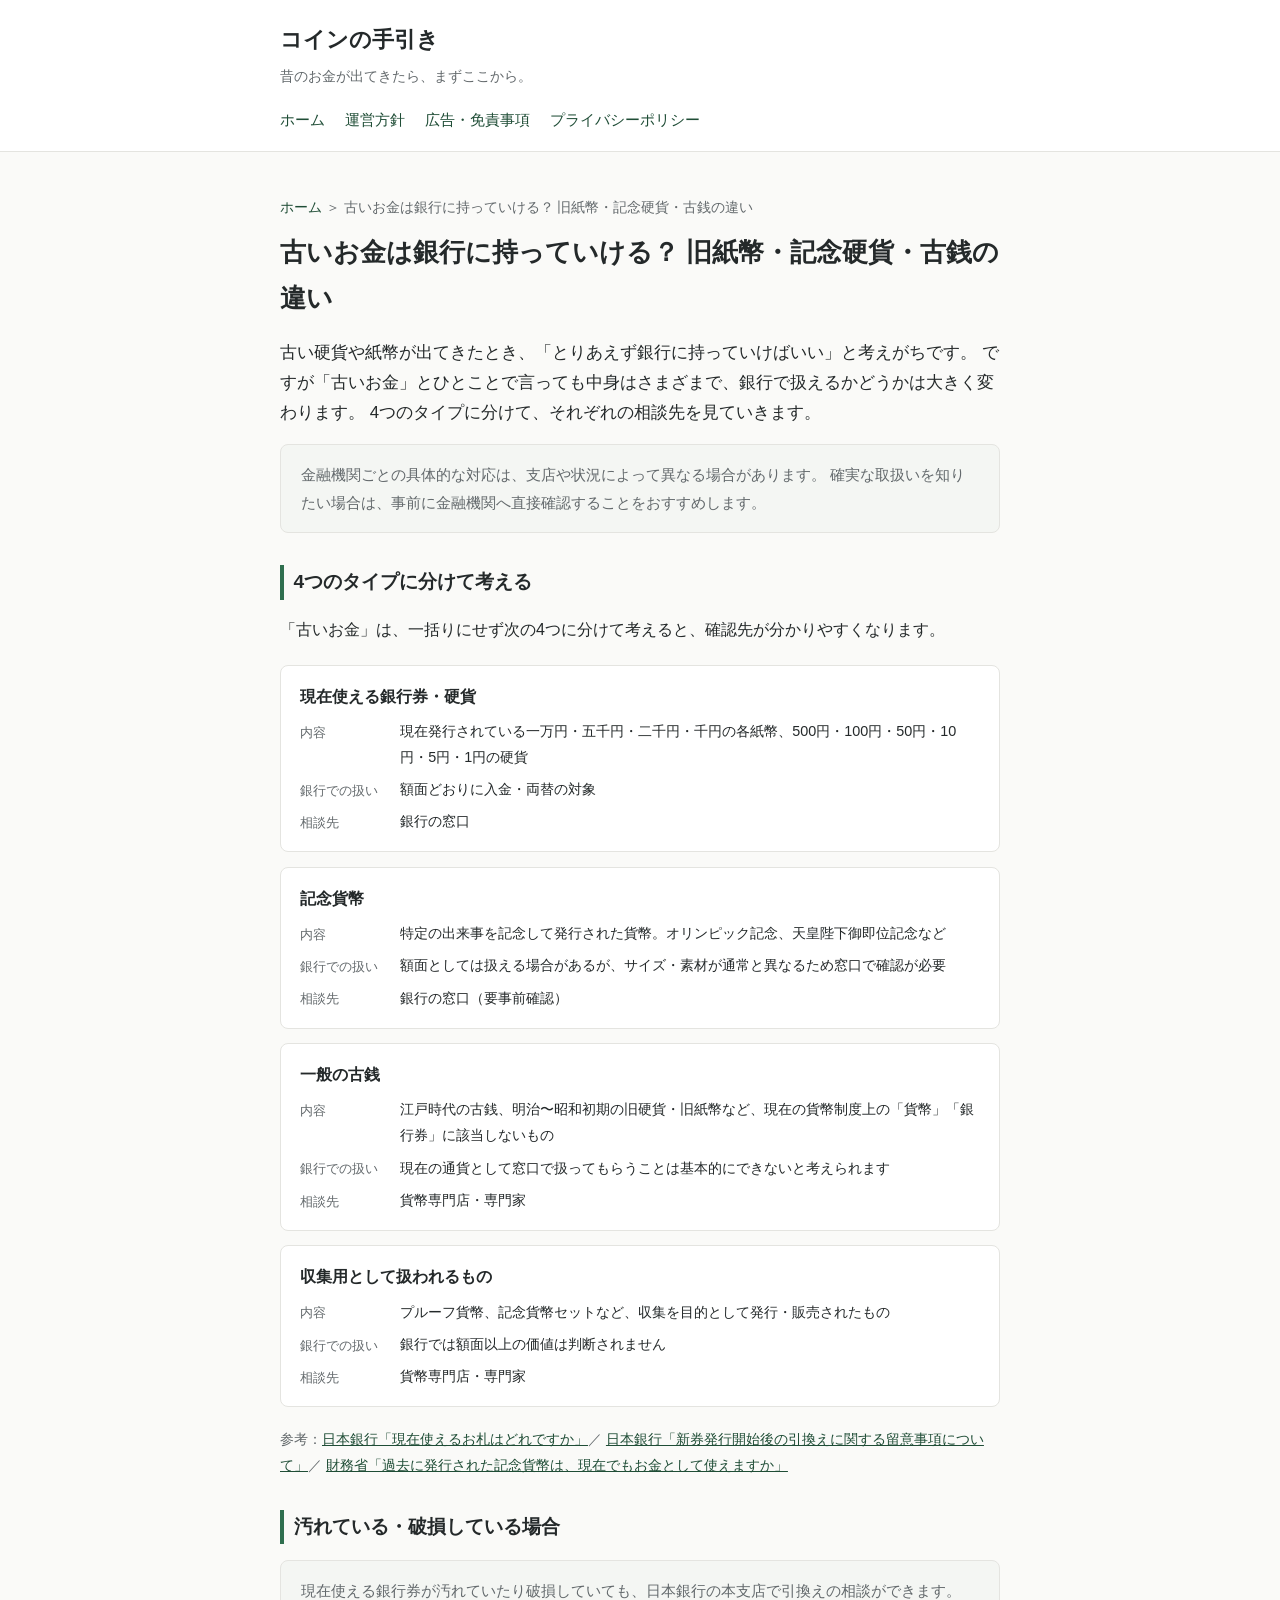
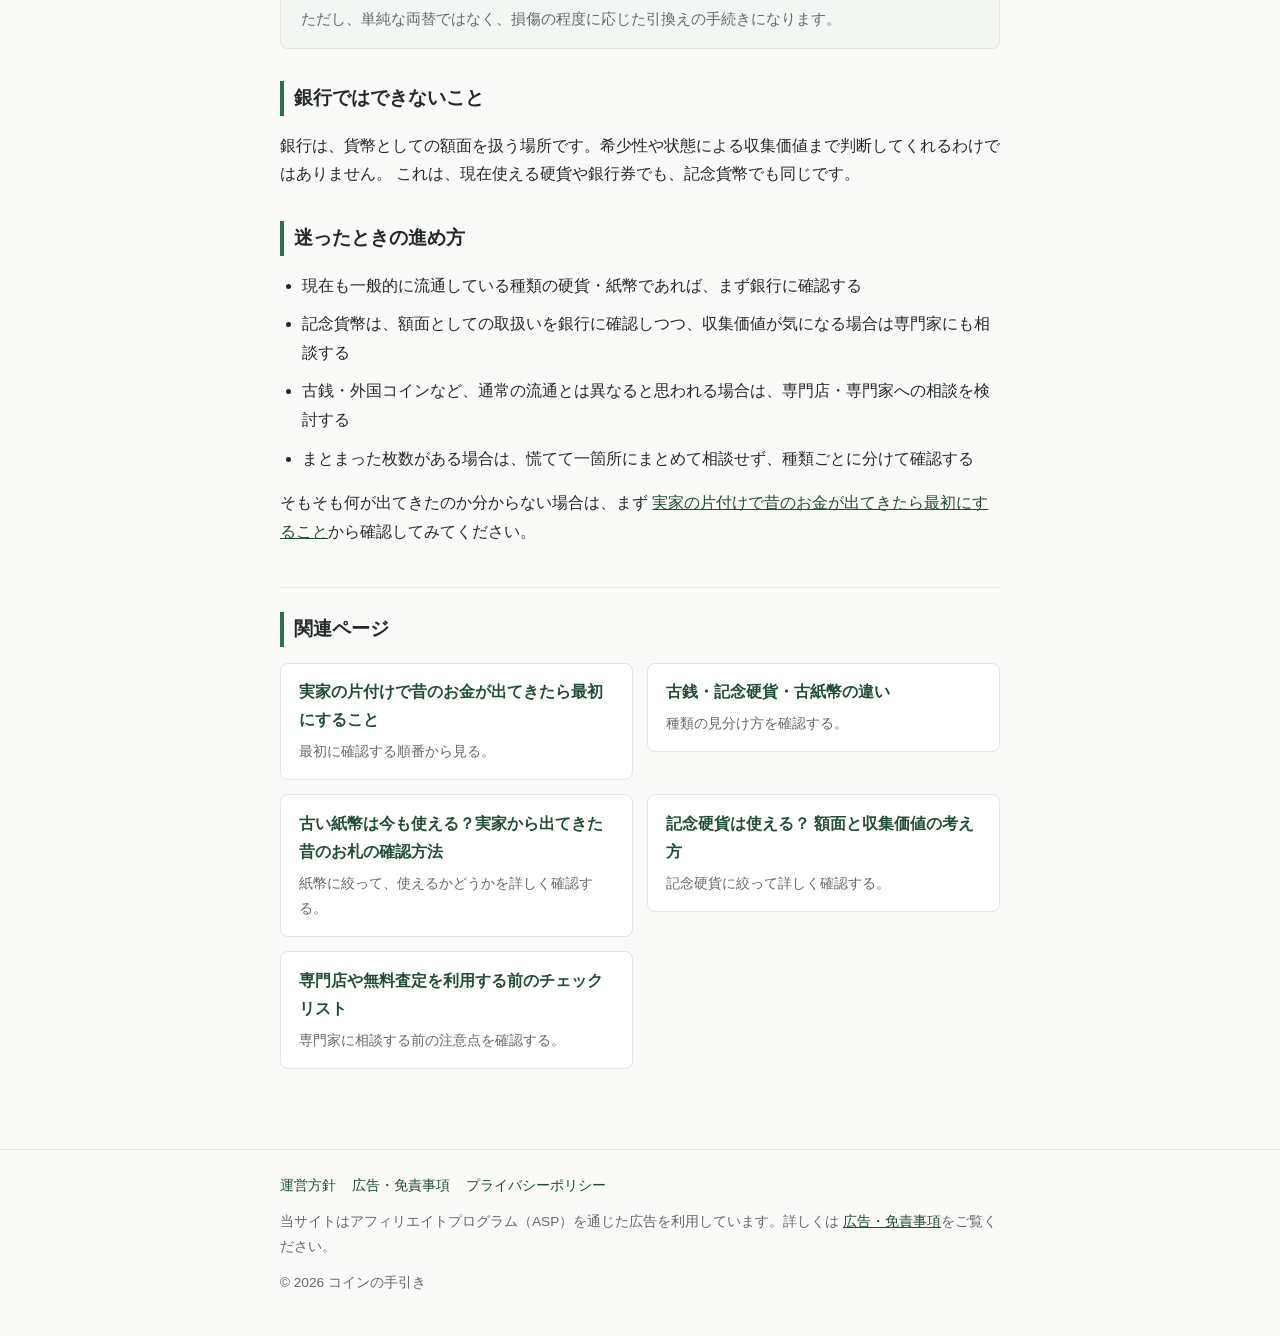
<file: guide/bank-or-specialist.html>
<!DOCTYPE html>
<html lang="ja">
<head>
<meta charset="UTF-8">
<meta name="viewport" content="width=device-width, initial-scale=1.0">
<title>古いお金は銀行に持っていける？ 旧紙幣・記念硬貨・古銭の違い | コインの手引き</title>
<meta name="description" content="銀行の窓口で扱えるお金と、専門店・専門家に相談すべきものは何が違うのか。現在使える銀行券、記念貨幣、一般の古銭、収集用として扱われるものに分けて紹介しています。">
<link rel="canonical" href="https://taku5858.github.io/coin-guide/guide/bank-or-specialist.html">
<meta property="og:title" content="古いお金は銀行に持っていける？ 旧紙幣・記念硬貨・古銭の違い | コインの手引き">
<meta property="og:description" content="銀行の窓口で扱えるお金と、専門店・専門家に相談すべきものは何が違うのか。現在使える銀行券、記念貨幣、一般の古銭、収集用として扱われるものに分けて紹介しています。">
<meta property="og:type" content="article">
<meta property="og:url" content="https://taku5858.github.io/coin-guide/guide/bank-or-specialist.html">
<meta property="og:site_name" content="コインの手引き">
<meta property="og:image" content="https://taku5858.github.io/coin-guide/assets/images/hero-old-money.png">
<meta property="og:image:width" content="1672">
<meta property="og:image:height" content="941">
<link rel="stylesheet" href="../css/style.css">
</head>
<body>

<header class="site-header">
  <div class="header-inner">
    <p class="site-title"><a href="../index.html">コインの手引き</a></p>
    <p class="site-tagline">昔のお金が出てきたら、まずここから。</p>
    <nav class="site-nav" aria-label="サイト内ナビゲーション">
      <ul>
        <li><a href="../index.html">ホーム</a></li>
        <li><a href="../policy.html">運営方針</a></li>
        <li><a href="../disclaimer.html">広告・免責事項</a></li>
        <li><a href="../privacy.html">プライバシーポリシー</a></li>
      </ul>
    </nav>
  </div>
</header>

<main>
  <p class="breadcrumb"><a href="../index.html">ホーム</a> ＞ 古いお金は銀行に持っていける？ 旧紙幣・記念硬貨・古銭の違い</p>

  <h1>古いお金は銀行に持っていける？ 旧紙幣・記念硬貨・古銭の違い</h1>

  <p class="lead">
    古い硬貨や紙幣が出てきたとき、「とりあえず銀行に持っていけばいい」と考えがちです。
    ですが「古いお金」とひとことで言っても中身はさまざまで、銀行で扱えるかどうかは大きく変わります。
    4つのタイプに分けて、それぞれの相談先を見ていきます。
  </p>

  <div class="notice">
    金融機関ごとの具体的な対応は、支店や状況によって異なる場合があります。
    確実な取扱いを知りたい場合は、事前に金融機関へ直接確認することをおすすめします。
  </div>

  <h2>4つのタイプに分けて考える</h2>
  <p>
    「古いお金」は、一括りにせず次の4つに分けて考えると、確認先が分かりやすくなります。
  </p>

  <ul class="type-cards">
    <li class="type-card">
      <h3>現在使える銀行券・硬貨</h3>
      <dl>
        <dt>内容</dt><dd>現在発行されている一万円・五千円・二千円・千円の各紙幣、500円・100円・50円・10円・5円・1円の硬貨</dd>
        <dt>銀行での扱い</dt><dd>額面どおりに入金・両替の対象</dd>
        <dt>相談先</dt><dd>銀行の窓口</dd>
      </dl>
    </li>
    <li class="type-card">
      <h3>記念貨幣</h3>
      <dl>
        <dt>内容</dt><dd>特定の出来事を記念して発行された貨幣。オリンピック記念、天皇陛下御即位記念など</dd>
        <dt>銀行での扱い</dt><dd>額面としては扱える場合があるが、サイズ・素材が通常と異なるため窓口で確認が必要</dd>
        <dt>相談先</dt><dd>銀行の窓口（要事前確認）</dd>
      </dl>
    </li>
    <li class="type-card">
      <h3>一般の古銭</h3>
      <dl>
        <dt>内容</dt><dd>江戸時代の古銭、明治〜昭和初期の旧硬貨・旧紙幣など、現在の貨幣制度上の「貨幣」「銀行券」に該当しないもの</dd>
        <dt>銀行での扱い</dt><dd>現在の通貨として窓口で扱ってもらうことは基本的にできないと考えられます</dd>
        <dt>相談先</dt><dd>貨幣専門店・専門家</dd>
      </dl>
    </li>
    <li class="type-card">
      <h3>収集用として扱われるもの</h3>
      <dl>
        <dt>内容</dt><dd>プルーフ貨幣、記念貨幣セットなど、収集を目的として発行・販売されたもの</dd>
        <dt>銀行での扱い</dt><dd>銀行では額面以上の価値は判断されません</dd>
        <dt>相談先</dt><dd>貨幣専門店・専門家</dd>
      </dl>
    </li>
  </ul>
  <!-- TODO: 要確認。「一般の古銭」を金融機関が窓口で一切扱わないと断定できる一次情報が現時点で見つかっていないため、
       「基本的にできないと考えられます」という表現にとどめている。今後、日本銀行・全国銀行協会等の情報で確認できた場合は表現を見直す。 -->

  <p style="font-size:0.88rem; color:var(--color-muted);">
    参考：<a href="https://www.boj.or.jp/announcements/education/oshiete/money/c07.htm/" target="_blank" rel="noopener">日本銀行「現在使えるお札はどれですか」</a>／
    <a href="https://www.boj.or.jp/about/services/bn/hikikae2.htm" target="_blank" rel="noopener">日本銀行「新券発行開始後の引換えに関する留意事項について」</a>／
    <a href="https://www.mof.go.jp/faq/currency/07ai.htm" target="_blank" rel="noopener">財務省「過去に発行された記念貨幣は、現在でもお金として使えますか」</a>
  </p>

  <h2>汚れている・破損している場合</h2>
  <div class="notice">
    現在使える銀行券が汚れていたり破損していても、日本銀行の本支店で引換えの相談ができます。
    ただし、単純な両替ではなく、損傷の程度に応じた引換えの手続きになります。
  </div>

  <h2>銀行ではできないこと</h2>
  <p>
    銀行は、貨幣としての額面を扱う場所です。希少性や状態による収集価値まで判断してくれるわけではありません。
    これは、現在使える硬貨や銀行券でも、記念貨幣でも同じです。
  </p>

  <h2>迷ったときの進め方</h2>
  <ul class="text-list">
    <li>現在も一般的に流通している種類の硬貨・紙幣であれば、まず銀行に確認する</li>
    <li>記念貨幣は、額面としての取扱いを銀行に確認しつつ、収集価値が気になる場合は専門家にも相談する</li>
    <li>古銭・外国コインなど、通常の流通とは異なると思われる場合は、専門店・専門家への相談を検討する</li>
    <li>まとまった枚数がある場合は、慌てて一箇所にまとめて相談せず、種類ごとに分けて確認する</li>
  </ul>
  <p>
    そもそも何が出てきたのか分からない場合は、まず
    <a href="inherited-coins.html">実家の片付けで昔のお金が出てきたら最初にすること</a>から確認してみてください。
  </p>

  <div class="related-links">
    <h2>関連ページ</h2>
    <ul class="article-card-grid">
      <li><a class="article-card" href="inherited-coins.html">
        <h3>実家の片付けで昔のお金が出てきたら最初にすること</h3>
        <p>最初に確認する順番から見る。</p>
      </a></li>
      <li><a class="article-card" href="../types/coin-types-overview.html">
        <h3>古銭・記念硬貨・古紙幣の違い</h3>
        <p>種類の見分け方を確認する。</p>
      </a></li>
      <li><a class="article-card" href="../types/old-banknotes.html">
        <h3>古い紙幣は今も使える？実家から出てきた昔のお札の確認方法</h3>
        <p>紙幣に絞って、使えるかどうかを詳しく確認する。</p>
      </a></li>
      <li><a class="article-card" href="../types/commemorative-coins.html">
        <h3>記念硬貨は使える？ 額面と収集価値の考え方</h3>
        <p>記念硬貨に絞って詳しく確認する。</p>
      </a></li>
      <li><a class="article-card" href="checklist-before-appraisal.html">
        <h3>専門店や無料査定を利用する前のチェックリスト</h3>
        <p>専門家に相談する前の注意点を確認する。</p>
      </a></li>
    </ul>
  </div>
</main>

<footer class="site-footer">
  <div class="footer-inner">
    <nav class="footer-nav" aria-label="フッターナビゲーション">
      <ul>
        <li><a href="../policy.html">運営方針</a></li>
        <li><a href="../disclaimer.html">広告・免責事項</a></li>
        <li><a href="../privacy.html">プライバシーポリシー</a></li>
      </ul>
    </nav>
    <p class="footer-notice">
      当サイトはアフィリエイトプログラム（ASP）を通じた広告を利用しています。詳しくは
      <a href="../disclaimer.html">広告・免責事項</a>をご覧ください。
    </p>
    <p class="copyright">&copy; 2026 コインの手引き</p>
  </div>
</footer>

</body>
</html>
</file>
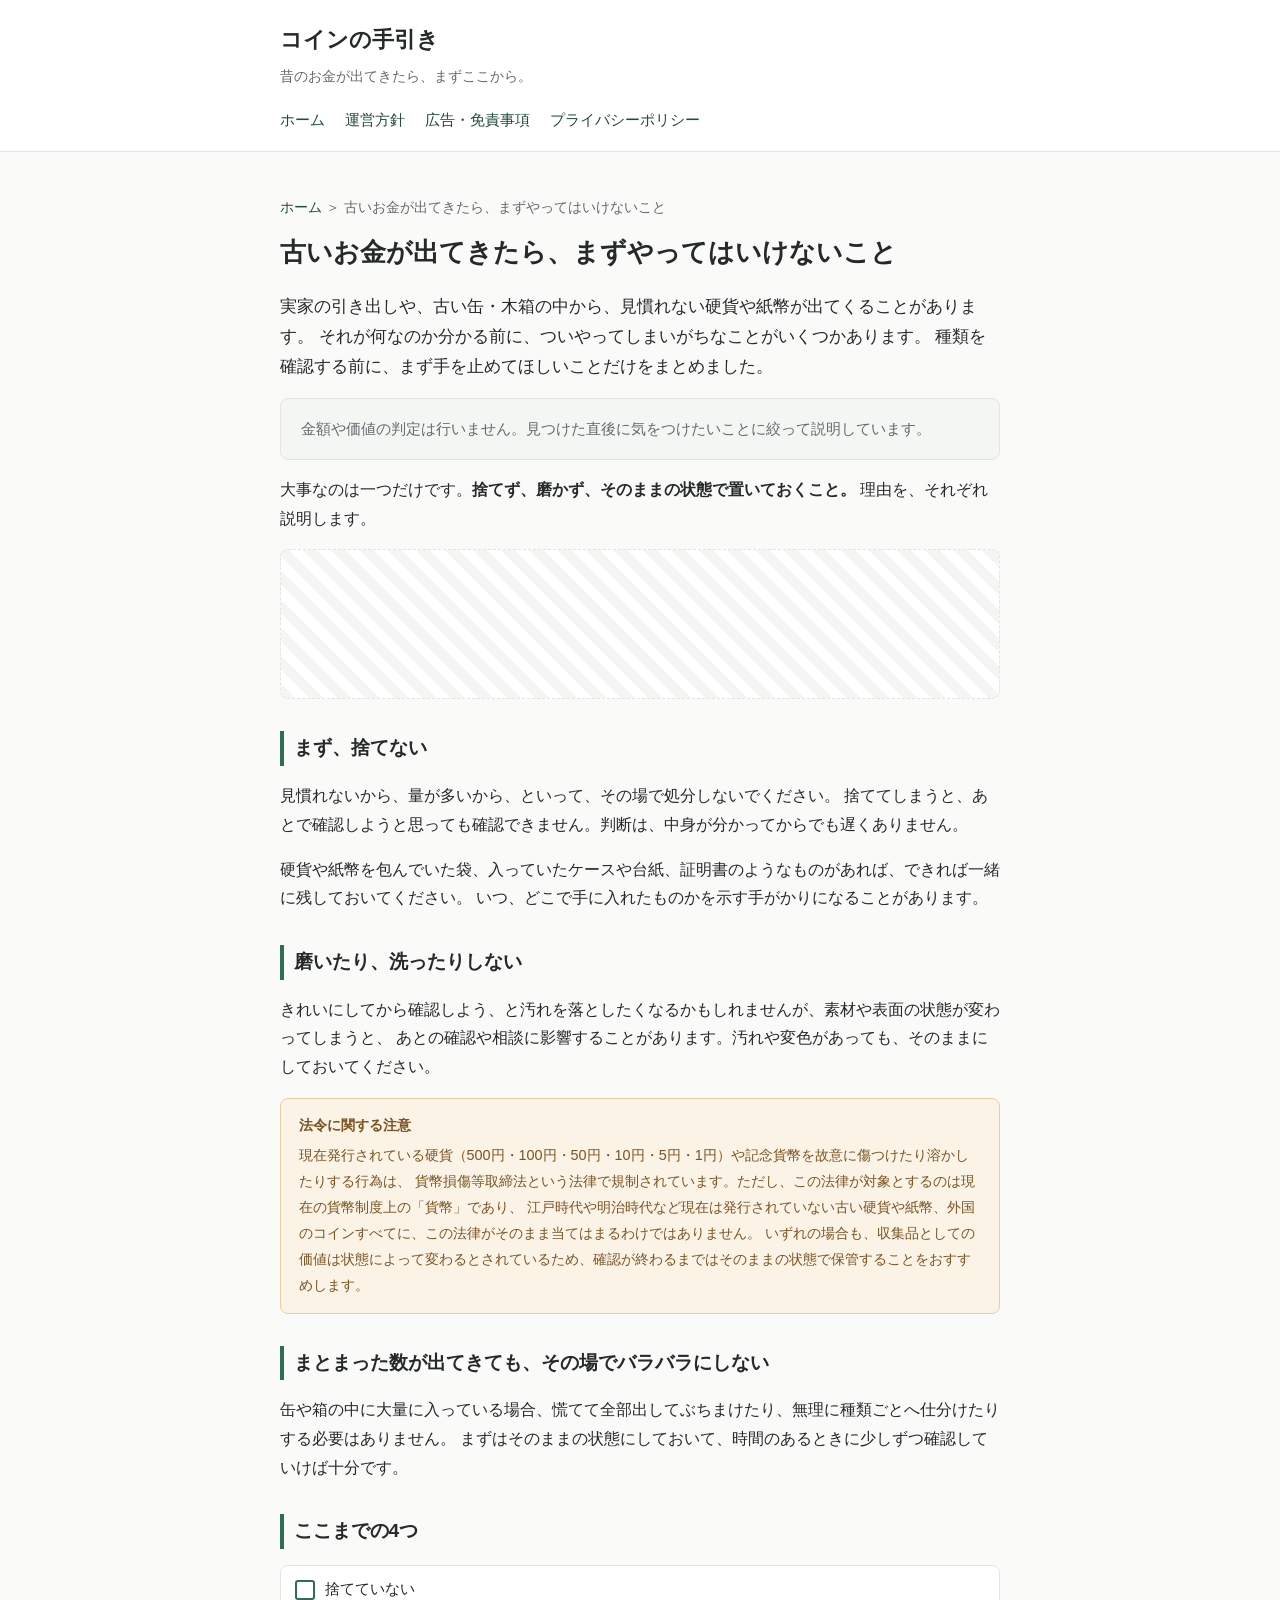
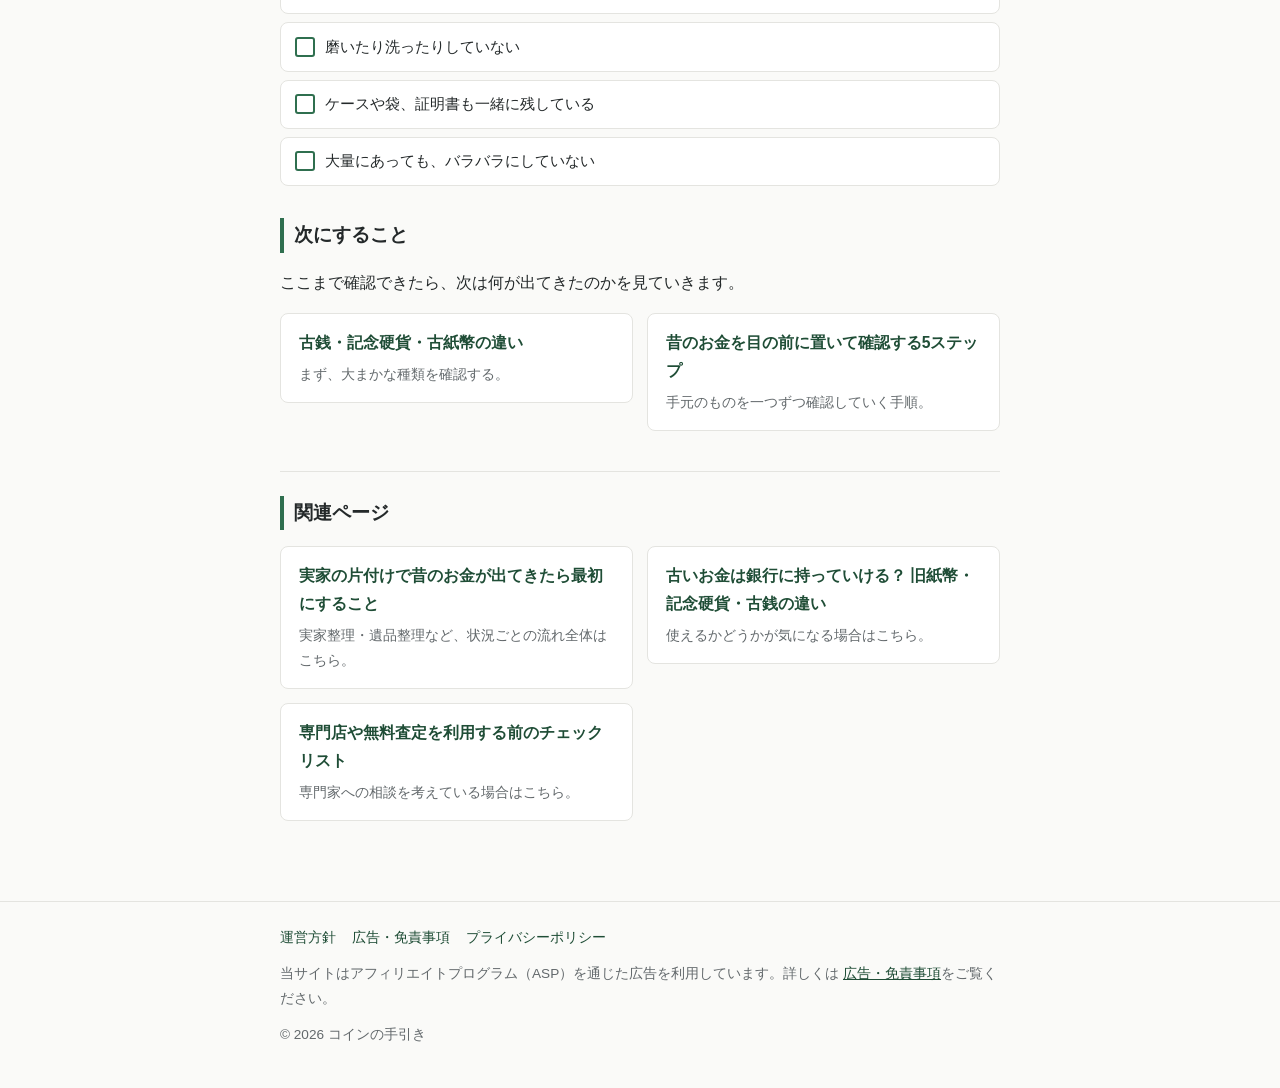
<file: guide/first-actions.html>
<!DOCTYPE html>
<html lang="ja">
<head>
<meta charset="UTF-8">
<meta name="viewport" content="width=device-width, initial-scale=1.0">
<title>古いお金が出てきたら、まずやってはいけないこと | コインの手引き</title>
<meta name="description" content="実家の片付けや遺品整理で見慣れない硬貨や紙幣が出てきたとき、種類が分かる前についやってしまいがちな「捨てる」「磨く」を避けるための注意点をまとめています。">
<link rel="canonical" href="https://taku5858.github.io/coin-guide/guide/first-actions.html">
<meta property="og:title" content="古いお金が出てきたら、まずやってはいけないこと | コインの手引き">
<meta property="og:description" content="実家の片付けや遺品整理で見慣れない硬貨や紙幣が出てきたとき、種類が分かる前についやってしまいがちな「捨てる」「磨く」を避けるための注意点をまとめています。">
<meta property="og:type" content="article">
<meta property="og:url" content="https://taku5858.github.io/coin-guide/guide/first-actions.html">
<meta property="og:site_name" content="コインの手引き">
<meta property="og:image" content="https://taku5858.github.io/coin-guide/assets/images/hero-old-money.png">
<meta property="og:image:width" content="1672">
<meta property="og:image:height" content="941">
<link rel="stylesheet" href="../css/style.css">
</head>
<body>

<header class="site-header">
  <div class="header-inner">
    <p class="site-title"><a href="../index.html">コインの手引き</a></p>
    <p class="site-tagline">昔のお金が出てきたら、まずここから。</p>
    <nav class="site-nav" aria-label="サイト内ナビゲーション">
      <ul>
        <li><a href="../index.html">ホーム</a></li>
        <li><a href="../policy.html">運営方針</a></li>
        <li><a href="../disclaimer.html">広告・免責事項</a></li>
        <li><a href="../privacy.html">プライバシーポリシー</a></li>
      </ul>
    </nav>
  </div>
</header>

<main>
  <p class="breadcrumb"><a href="../index.html">ホーム</a> ＞ 古いお金が出てきたら、まずやってはいけないこと</p>

  <h1>古いお金が出てきたら、まずやってはいけないこと</h1>

  <p class="lead">
    実家の引き出しや、古い缶・木箱の中から、見慣れない硬貨や紙幣が出てくることがあります。
    それが何なのか分かる前に、ついやってしまいがちなことがいくつかあります。
    種類を確認する前に、まず手を止めてほしいことだけをまとめました。
  </p>

  <div class="notice">
    金額や価値の判定は行いません。見つけた直後に気をつけたいことに絞って説明しています。
  </div>

  <p>
    大事なのは一つだけです。<strong>捨てず、磨かず、そのままの状態で置いておくこと。</strong>
    理由を、それぞれ説明します。
  </p>

  <!-- 画像差し替え用スペース。画像ファイルを用意したら、この<div>を下のコメントアウトされた
       <img>タグにそのまま置き換える（is-placeholder は外す）。それまではプレースホルダー表示のまま
       ページとして成立する。

       <img class="situation-visual" src="../assets/images/first-actions-found-in-box.jpg" alt="古い缶や木箱に入ったままの硬貨や紙幣">

       推奨ファイル名：first-actions-found-in-box.jpg
       推奨アスペクト比：21:9（situation-visualと同じ。モバイルでは既存CSSにより16:9に自動切り替わる）
       用途：見つけた直後、磨いたり並べ替えたりする前の状態が伝わる写真

       推奨内容：
       ・実家や家の整理中に見つかった小箱・缶・引き出しなど
       ・その中に古い硬貨や紙幣が入っている様子
       ・人物なし、札束なし
       ・「高額査定」を連想させる演出（大量の紙幣、電卓、虫眼鏡での物色シーンなど）は入れない
       ・きれいに並べすぎない。生活の中で見つかったそのままの雑然とした状態
       ・AI生成画像っぽい過剰な演出（不自然な光沢、作り込まれすぎた質感）は避ける
       ・明るく清潔感のある室内で撮影されたもの
       ・index.htmlのヒーロー画像・他記事の画像とは別カットが望ましい -->
  <div class="situation-visual is-placeholder" aria-hidden="true"></div>

  <h2 id="step-dontthrow">まず、捨てない</h2>
  <p>
    見慣れないから、量が多いから、といって、その場で処分しないでください。
    捨ててしまうと、あとで確認しようと思っても確認できません。判断は、中身が分かってからでも遅くありません。
  </p>
  <p>
    硬貨や紙幣を包んでいた袋、入っていたケースや台紙、証明書のようなものがあれば、できれば一緒に残しておいてください。
    いつ、どこで手に入れたものかを示す手がかりになることがあります。
  </p>

  <h2 id="step-dontclean">磨いたり、洗ったりしない</h2>
  <p>
    きれいにしてから確認しよう、と汚れを落としたくなるかもしれませんが、素材や表面の状態が変わってしまうと、
    あとの確認や相談に影響することがあります。汚れや変色があっても、そのままにしておいてください。
  </p>
  <div class="caution-box">
    <strong>法令に関する注意</strong>
    現在発行されている硬貨（500円・100円・50円・10円・5円・1円）や記念貨幣を故意に傷つけたり溶かしたりする行為は、
    貨幣損傷等取締法という法律で規制されています。ただし、この法律が対象とするのは現在の貨幣制度上の「貨幣」であり、
    江戸時代や明治時代など現在は発行されていない古い硬貨や紙幣、外国のコインすべてに、この法律がそのまま当てはまるわけではありません。
    いずれの場合も、収集品としての価値は状態によって変わるとされているため、確認が終わるまではそのままの状態で保管することをおすすめします。
  </div>
  <!-- TODO: 要確認。貨幣損傷等取締法の適用範囲（現行貨幣と現在発行されていない古銭・外国コインとの区別）は、
       e-Gov法令検索の条文で改めて詳細を確認すること。一次情報確認が済むまで、この段落の表現を変更しない。 -->

  <h2>まとまった数が出てきても、その場でバラバラにしない</h2>
  <p>
    缶や箱の中に大量に入っている場合、慌てて全部出してぶちまけたり、無理に種類ごとへ仕分けたりする必要はありません。
    まずはそのままの状態にしておいて、時間のあるときに少しずつ確認していけば十分です。
  </p>

  <h2>ここまでの4つ</h2>
  <ul class="check-list">
    <li class="check-item">捨てていない</li>
    <li class="check-item">磨いたり洗ったりしていない</li>
    <li class="check-item">ケースや袋、証明書も一緒に残している</li>
    <li class="check-item">大量にあっても、バラバラにしていない</li>
  </ul>

  <h2>次にすること</h2>
  <p>
    ここまで確認できたら、次は何が出てきたのかを見ていきます。
  </p>
  <ul class="article-card-grid">
    <li><a class="article-card" href="../types/coin-types-overview.html">
      <h3>古銭・記念硬貨・古紙幣の違い</h3>
      <p>まず、大まかな種類を確認する。</p>
    </a></li>
    <li><a class="article-card" href="first-check.html">
      <h3>昔のお金を目の前に置いて確認する5ステップ</h3>
      <p>手元のものを一つずつ確認していく手順。</p>
    </a></li>
  </ul>

  <div class="related-links">
    <h2>関連ページ</h2>
    <ul class="article-card-grid">
      <li><a class="article-card" href="inherited-coins.html">
        <h3>実家の片付けで昔のお金が出てきたら最初にすること</h3>
        <p>実家整理・遺品整理など、状況ごとの流れ全体はこちら。</p>
      </a></li>
      <li><a class="article-card" href="bank-or-specialist.html">
        <h3>古いお金は銀行に持っていける？ 旧紙幣・記念硬貨・古銭の違い</h3>
        <p>使えるかどうかが気になる場合はこちら。</p>
      </a></li>
      <li><a class="article-card" href="checklist-before-appraisal.html">
        <h3>専門店や無料査定を利用する前のチェックリスト</h3>
        <p>専門家への相談を考えている場合はこちら。</p>
      </a></li>
    </ul>
  </div>
</main>

<footer class="site-footer">
  <div class="footer-inner">
    <nav class="footer-nav" aria-label="フッターナビゲーション">
      <ul>
        <li><a href="../policy.html">運営方針</a></li>
        <li><a href="../disclaimer.html">広告・免責事項</a></li>
        <li><a href="../privacy.html">プライバシーポリシー</a></li>
      </ul>
    </nav>
    <p class="footer-notice">
      当サイトはアフィリエイトプログラム（ASP）を通じた広告を利用しています。詳しくは
      <a href="../disclaimer.html">広告・免責事項</a>をご覧ください。
    </p>
    <p class="copyright">&copy; 2026 コインの手引き</p>
  </div>
</footer>

</body>
</html>
</file>
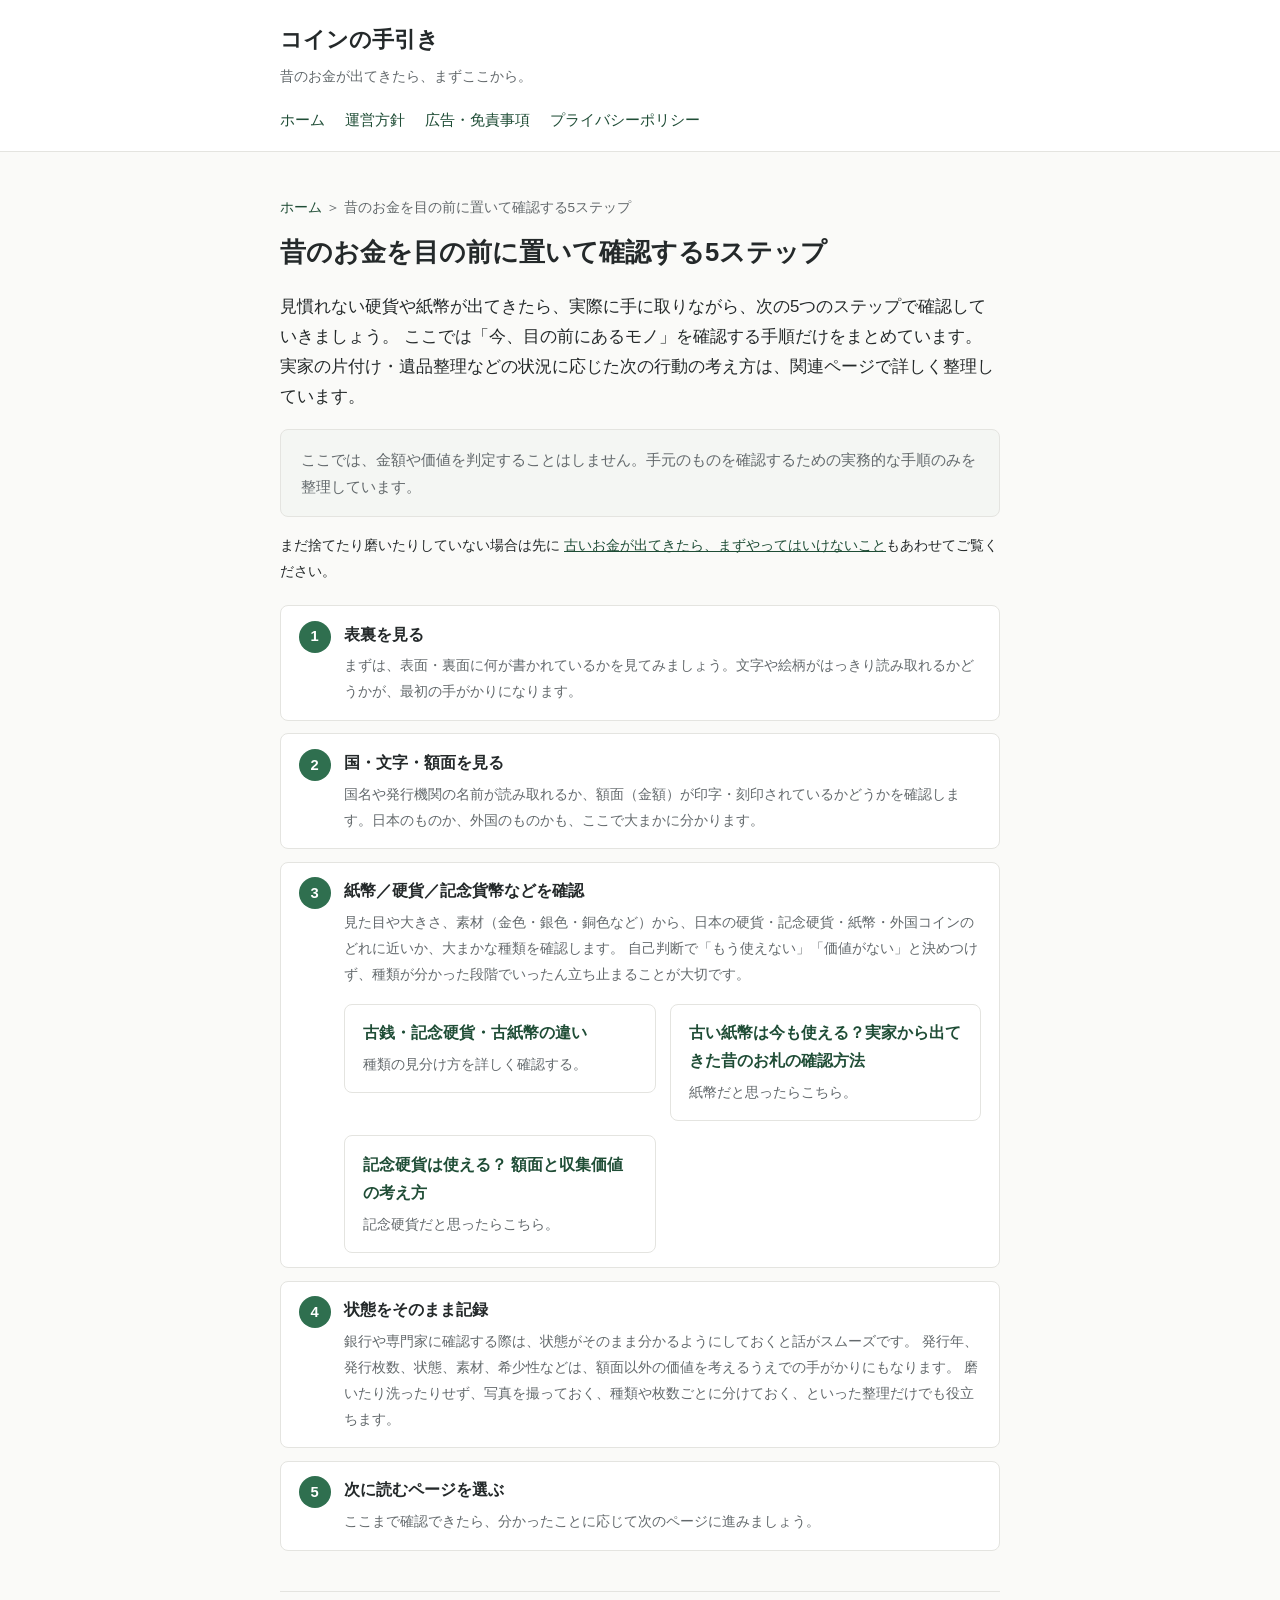
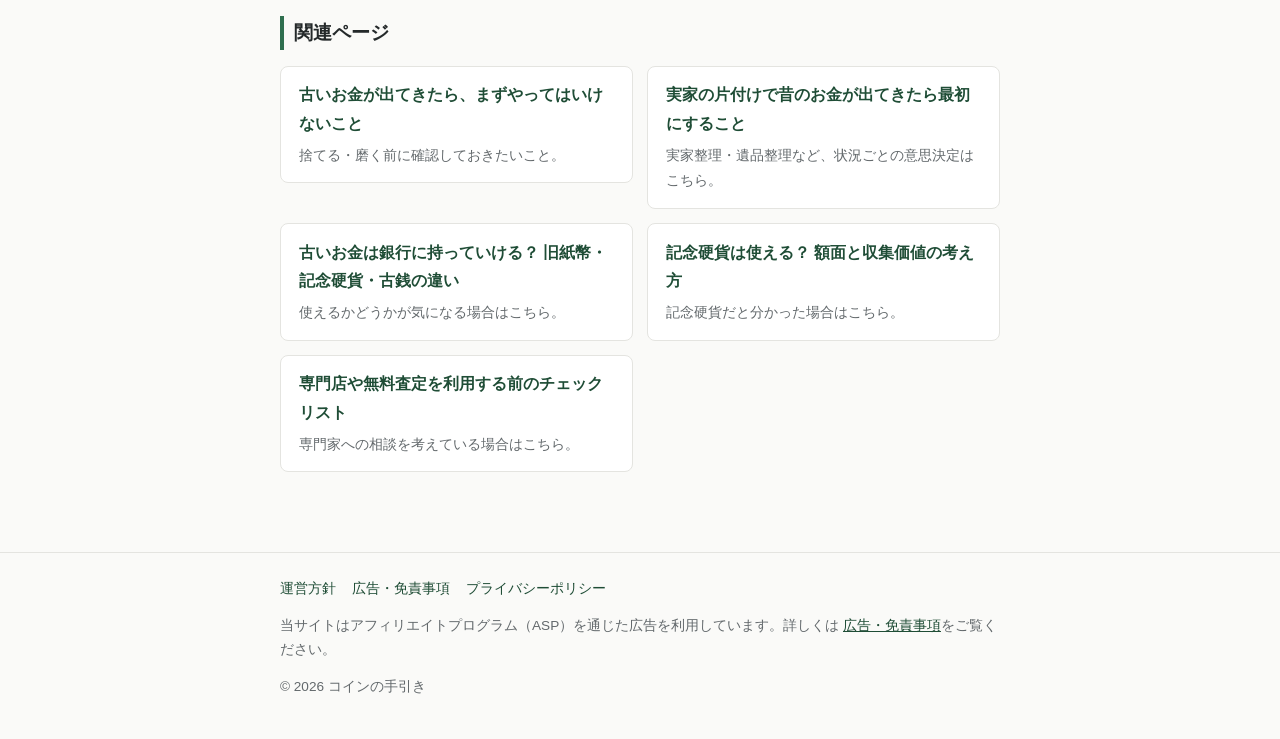
<file: guide/first-check.html>
<!DOCTYPE html>
<html lang="ja">
<head>
<meta charset="UTF-8">
<meta name="viewport" content="width=device-width, initial-scale=1.0">
<title>昔のお金を目の前に置いて確認する5ステップ | コインの手引き</title>
<meta name="description" content="昔のお金を見つけた直後に、表裏・額面・発行元・状態などを手に取りながら順番に確認するための実用ページです。実家の片付けなど状況ごとの次の行動の判断は、関連ページで案内しています。">
<link rel="canonical" href="https://taku5858.github.io/coin-guide/guide/first-check.html">
<meta property="og:title" content="昔のお金を目の前に置いて確認する5ステップ | コインの手引き">
<meta property="og:description" content="昔のお金を見つけた直後に、表裏・額面・発行元・状態などを手に取りながら順番に確認するための実用ページです。実家の片付けなど状況ごとの次の行動の判断は、関連ページで案内しています。">
<meta property="og:type" content="article">
<meta property="og:url" content="https://taku5858.github.io/coin-guide/guide/first-check.html">
<meta property="og:site_name" content="コインの手引き">
<meta property="og:image" content="https://taku5858.github.io/coin-guide/assets/images/hero-old-money.png">
<meta property="og:image:width" content="1672">
<meta property="og:image:height" content="941">
<link rel="stylesheet" href="../css/style.css">
</head>
<body>

<header class="site-header">
  <div class="header-inner">
    <p class="site-title"><a href="../index.html">コインの手引き</a></p>
    <p class="site-tagline">昔のお金が出てきたら、まずここから。</p>
    <nav class="site-nav" aria-label="サイト内ナビゲーション">
      <ul>
        <li><a href="../index.html">ホーム</a></li>
        <li><a href="../policy.html">運営方針</a></li>
        <li><a href="../disclaimer.html">広告・免責事項</a></li>
        <li><a href="../privacy.html">プライバシーポリシー</a></li>
      </ul>
    </nav>
  </div>
</header>

<main>
  <p class="breadcrumb"><a href="../index.html">ホーム</a> ＞ 昔のお金を目の前に置いて確認する5ステップ</p>

  <h1>昔のお金を目の前に置いて確認する5ステップ</h1>

  <p class="lead">
    見慣れない硬貨や紙幣が出てきたら、実際に手に取りながら、次の5つのステップで確認していきましょう。
    ここでは「今、目の前にあるモノ」を確認する手順だけをまとめています。
    実家の片付け・遺品整理などの状況に応じた次の行動の考え方は、関連ページで詳しく整理しています。
  </p>

  <div class="notice">
    ここでは、金額や価値を判定することはしません。手元のものを確認するための実務的な手順のみを整理しています。
  </div>

  <p style="font-size:0.9rem;">
    まだ捨てたり磨いたりしていない場合は先に
    <a href="first-actions.html">古いお金が出てきたら、まずやってはいけないこと</a>もあわせてご覧ください。
  </p>

  <ol class="checkstep-list">
    <li class="checkstep">
      <span class="checkstep-num" aria-hidden="true">1</span>
      <div>
        <h2>表裏を見る</h2>
        <p>まずは、表面・裏面に何が書かれているかを見てみましょう。文字や絵柄がはっきり読み取れるかどうかが、最初の手がかりになります。</p>
      </div>
    </li>
    <li class="checkstep">
      <span class="checkstep-num" aria-hidden="true">2</span>
      <div>
        <h2>国・文字・額面を見る</h2>
        <p>国名や発行機関の名前が読み取れるか、額面（金額）が印字・刻印されているかどうかを確認します。日本のものか、外国のものかも、ここで大まかに分かります。</p>
      </div>
    </li>
    <li class="checkstep">
      <span class="checkstep-num" aria-hidden="true">3</span>
      <div>
        <h2>紙幣／硬貨／記念貨幣などを確認</h2>
        <p>
          見た目や大きさ、素材（金色・銀色・銅色など）から、日本の硬貨・記念硬貨・紙幣・外国コインのどれに近いか、大まかな種類を確認します。
          自己判断で「もう使えない」「価値がない」と決めつけず、種類が分かった段階でいったん立ち止まることが大切です。
        </p>
        <ul class="article-card-grid">
          <li><a class="article-card" href="../types/coin-types-overview.html">
            <h3>古銭・記念硬貨・古紙幣の違い</h3>
            <p>種類の見分け方を詳しく確認する。</p>
          </a></li>
          <li><a class="article-card" href="../types/old-banknotes.html">
            <h3>古い紙幣は今も使える？実家から出てきた昔のお札の確認方法</h3>
            <p>紙幣だと思ったらこちら。</p>
          </a></li>
          <li><a class="article-card" href="../types/commemorative-coins.html">
            <h3>記念硬貨は使える？ 額面と収集価値の考え方</h3>
            <p>記念硬貨だと思ったらこちら。</p>
          </a></li>
        </ul>
      </div>
    </li>
    <li class="checkstep">
      <span class="checkstep-num" aria-hidden="true">4</span>
      <div>
        <h2>状態をそのまま記録</h2>
        <p>
          銀行や専門家に確認する際は、状態がそのまま分かるようにしておくと話がスムーズです。
          発行年、発行枚数、状態、素材、希少性などは、額面以外の価値を考えるうえでの手がかりにもなります。
          磨いたり洗ったりせず、写真を撮っておく、種類や枚数ごとに分けておく、といった整理だけでも役立ちます。
        </p>
      </div>
    </li>
    <li class="checkstep">
      <span class="checkstep-num" aria-hidden="true">5</span>
      <div>
        <h2>次に読むページを選ぶ</h2>
        <p>ここまで確認できたら、分かったことに応じて次のページに進みましょう。</p>
      </div>
    </li>
  </ol>

  <div class="related-links">
    <h2>関連ページ</h2>
    <ul class="article-card-grid">
      <li><a class="article-card" href="first-actions.html">
        <h3>古いお金が出てきたら、まずやってはいけないこと</h3>
        <p>捨てる・磨く前に確認しておきたいこと。</p>
      </a></li>
      <li><a class="article-card" href="inherited-coins.html">
        <h3>実家の片付けで昔のお金が出てきたら最初にすること</h3>
        <p>実家整理・遺品整理など、状況ごとの意思決定はこちら。</p>
      </a></li>
      <li><a class="article-card" href="bank-or-specialist.html">
        <h3>古いお金は銀行に持っていける？ 旧紙幣・記念硬貨・古銭の違い</h3>
        <p>使えるかどうかが気になる場合はこちら。</p>
      </a></li>
      <li><a class="article-card" href="../types/commemorative-coins.html">
        <h3>記念硬貨は使える？ 額面と収集価値の考え方</h3>
        <p>記念硬貨だと分かった場合はこちら。</p>
      </a></li>
      <li><a class="article-card" href="checklist-before-appraisal.html">
        <h3>専門店や無料査定を利用する前のチェックリスト</h3>
        <p>専門家への相談を考えている場合はこちら。</p>
      </a></li>
    </ul>
  </div>
</main>

<footer class="site-footer">
  <div class="footer-inner">
    <nav class="footer-nav" aria-label="フッターナビゲーション">
      <ul>
        <li><a href="../policy.html">運営方針</a></li>
        <li><a href="../disclaimer.html">広告・免責事項</a></li>
        <li><a href="../privacy.html">プライバシーポリシー</a></li>
      </ul>
    </nav>
    <p class="footer-notice">
      当サイトはアフィリエイトプログラム（ASP）を通じた広告を利用しています。詳しくは
      <a href="../disclaimer.html">広告・免責事項</a>をご覧ください。
    </p>
    <p class="copyright">&copy; 2026 コインの手引き</p>
  </div>
</footer>

</body>
</html>
</file>
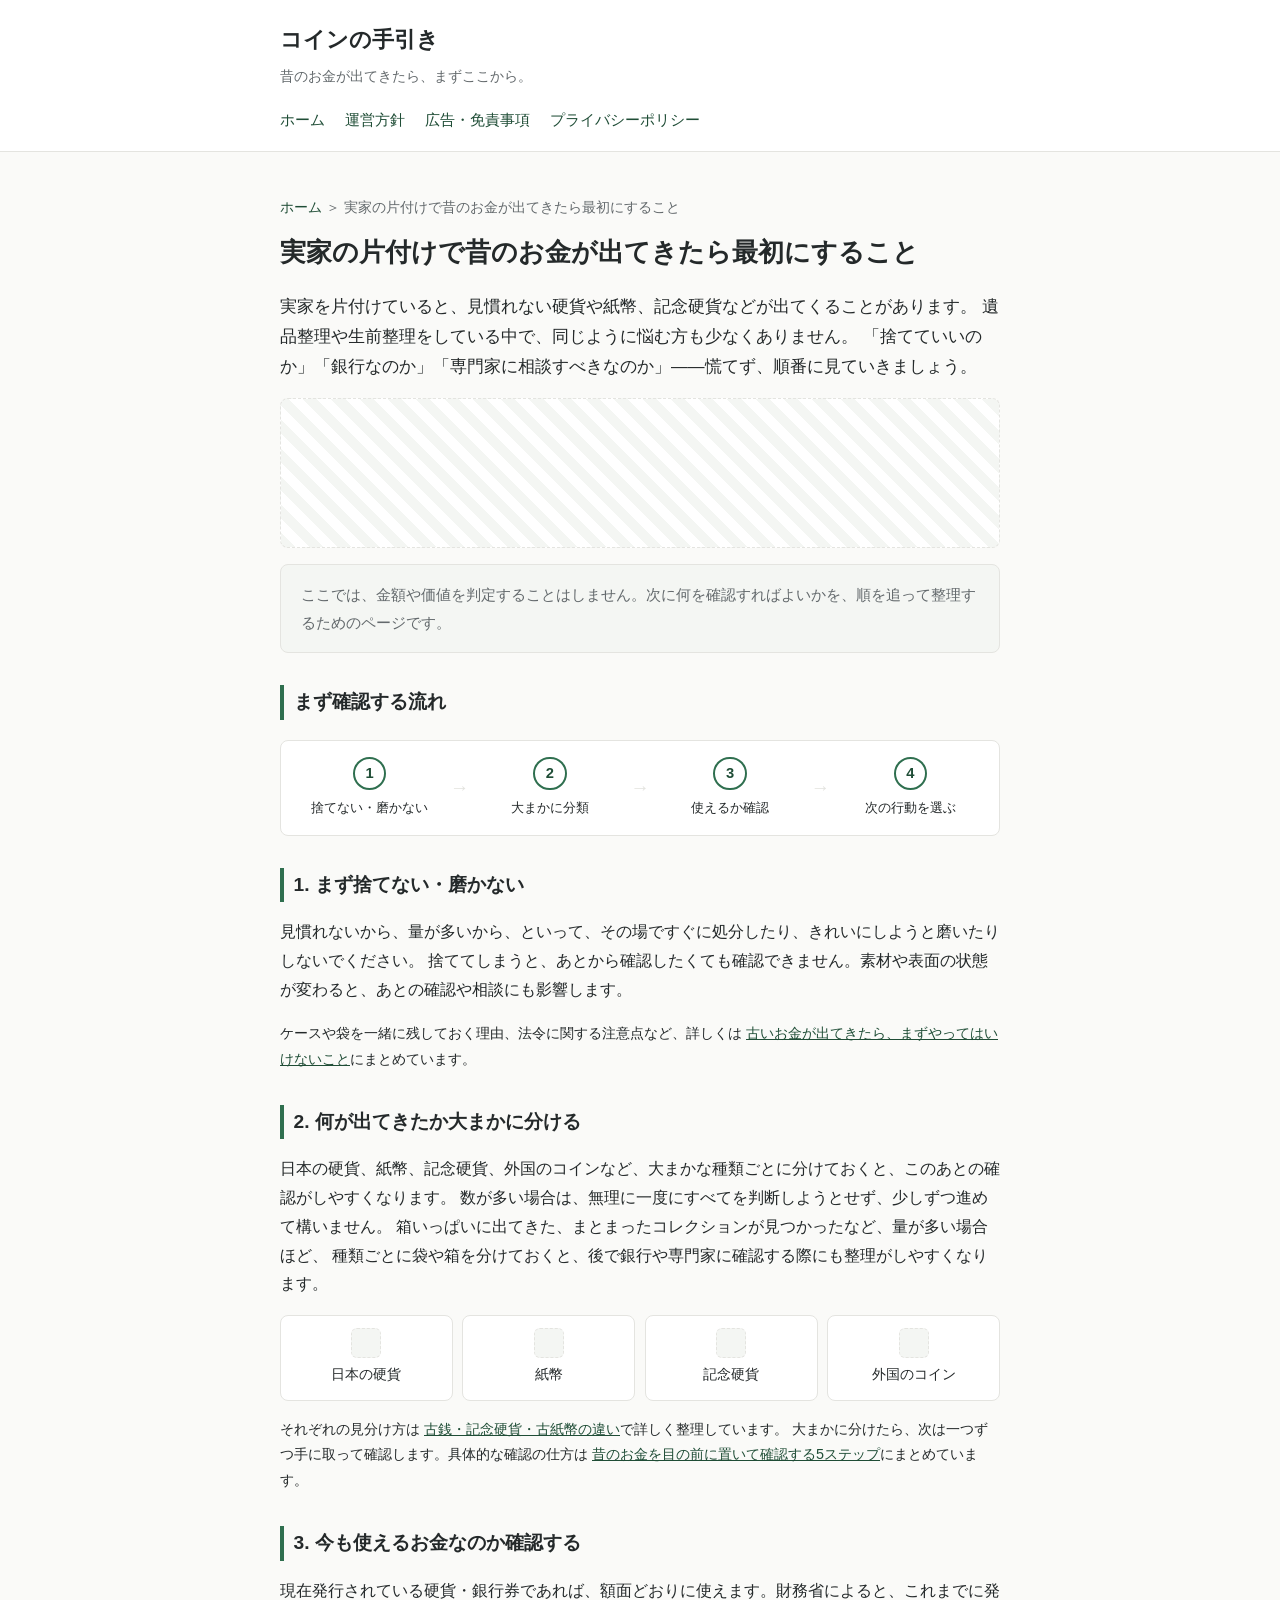
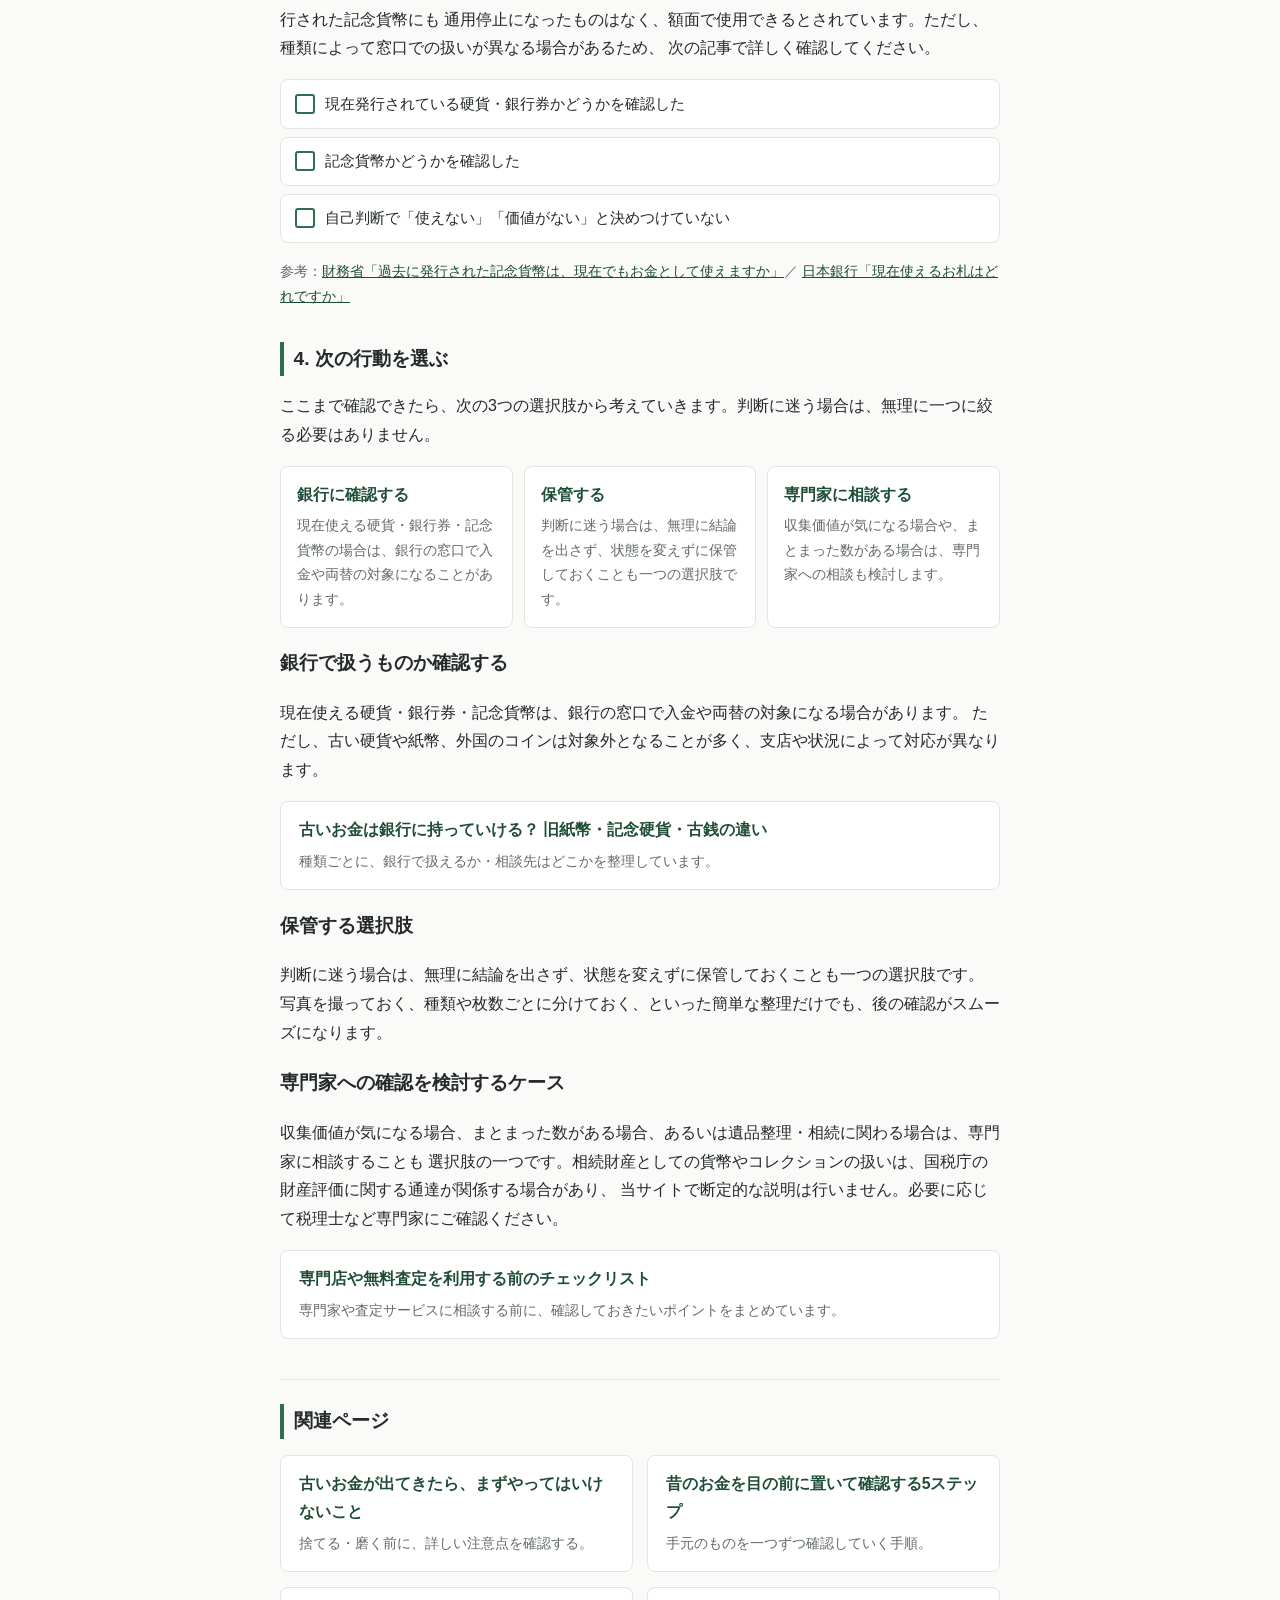
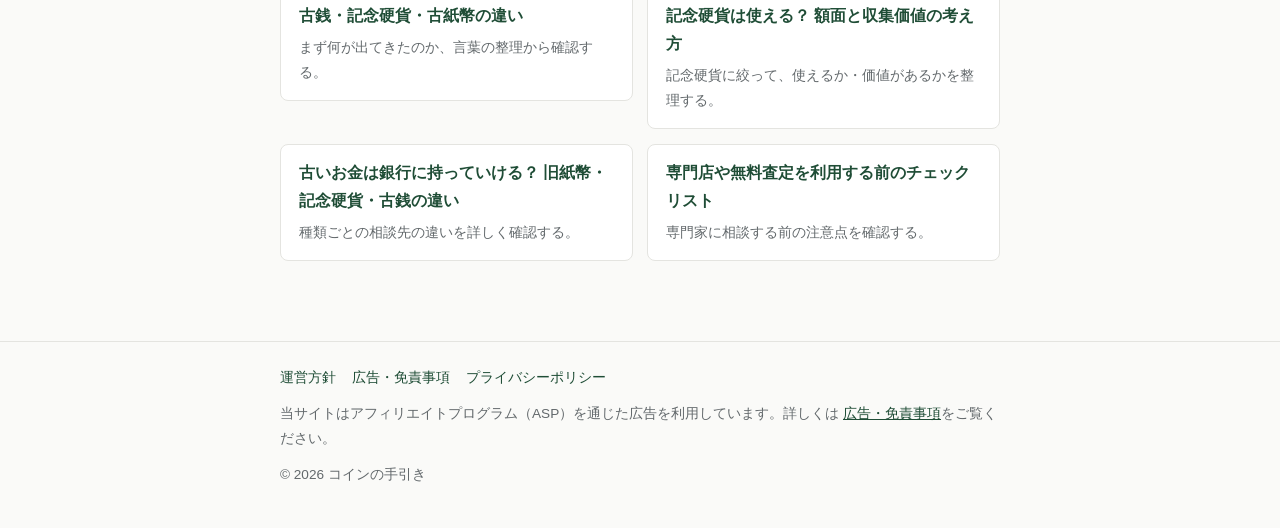
<file: guide/inherited-coins.html>
<!DOCTYPE html>
<html lang="ja">
<head>
<meta charset="UTF-8">
<meta name="viewport" content="width=device-width, initial-scale=1.0">
<title>実家の片付けで昔のお金が出てきたら最初にすること | コインの手引き</title>
<meta name="description" content="実家の片付けや遺品整理で古い硬貨・紙幣・記念硬貨が出てきたとき、まず確認したいことを順番に整理します。捨てる前に、銀行・保管・専門家への相談まで、次の行動を判断するための考え方をまとめました。">
<link rel="canonical" href="https://taku5858.github.io/coin-guide/guide/inherited-coins.html">
<meta property="og:title" content="実家の片付けで昔のお金が出てきたら最初にすること | コインの手引き">
<meta property="og:description" content="実家の片付けや遺品整理で古い硬貨・紙幣・記念硬貨が出てきたとき、まず確認したいことを順番に整理します。捨てる前に、銀行・保管・専門家への相談まで、次の行動を判断するための考え方をまとめました。">
<meta property="og:type" content="article">
<meta property="og:url" content="https://taku5858.github.io/coin-guide/guide/inherited-coins.html">
<meta property="og:site_name" content="コインの手引き">
<meta property="og:image" content="https://taku5858.github.io/coin-guide/assets/images/hero-old-money.png">
<meta property="og:image:width" content="1672">
<meta property="og:image:height" content="941">
<link rel="stylesheet" href="../css/style.css">
</head>
<body>

<header class="site-header">
  <div class="header-inner">
    <p class="site-title"><a href="../index.html">コインの手引き</a></p>
    <p class="site-tagline">昔のお金が出てきたら、まずここから。</p>
    <nav class="site-nav" aria-label="サイト内ナビゲーション">
      <ul>
        <li><a href="../index.html">ホーム</a></li>
        <li><a href="../policy.html">運営方針</a></li>
        <li><a href="../disclaimer.html">広告・免責事項</a></li>
        <li><a href="../privacy.html">プライバシーポリシー</a></li>
      </ul>
    </nav>
  </div>
</header>

<main>
  <p class="breadcrumb"><a href="../index.html">ホーム</a> ＞ 実家の片付けで昔のお金が出てきたら最初にすること</p>

  <h1>実家の片付けで昔のお金が出てきたら最初にすること</h1>

  <p class="lead">
    実家を片付けていると、見慣れない硬貨や紙幣、記念硬貨などが出てくることがあります。
    遺品整理や生前整理をしている中で、同じように悩む方も少なくありません。
    「捨てていいのか」「銀行なのか」「専門家に相談すべきなのか」——慌てず、順番に見ていきましょう。
  </p>

  <!-- 画像差し替え用スペース。将来はここを
       <img class="situation-visual" src="../img/inherited-coins.jpg" alt="木箱に入った古い硬貨や紙幣を整理している様子">
       に置き換える（is-placeholder は外す）。推奨内容：木箱・缶に入った古い硬貨や紙幣の静物（index.htmlのヒーロー画像とは別カット、人物なし） -->
  <div class="situation-visual is-placeholder" aria-hidden="true"></div>

  <div class="notice">
    ここでは、金額や価値を判定することはしません。次に何を確認すればよいかを、順を追って整理するためのページです。
  </div>

  <h2>まず確認する流れ</h2>
  <div class="step-flow">
    <div class="step-flow-node"><span class="step-flow-num">1</span><span class="step-flow-label">捨てない・磨かない</span></div>
    <div class="step-flow-arrow">→</div>
    <div class="step-flow-node"><span class="step-flow-num">2</span><span class="step-flow-label">大まかに分類</span></div>
    <div class="step-flow-arrow">→</div>
    <div class="step-flow-node"><span class="step-flow-num">3</span><span class="step-flow-label">使えるか確認</span></div>
    <div class="step-flow-arrow">→</div>
    <div class="step-flow-node"><span class="step-flow-num">4</span><span class="step-flow-label">次の行動を選ぶ</span></div>
  </div>

  <h2 id="step-dontthrow">1. まず捨てない・磨かない</h2>
  <p>
    見慣れないから、量が多いから、といって、その場ですぐに処分したり、きれいにしようと磨いたりしないでください。
    捨ててしまうと、あとから確認したくても確認できません。素材や表面の状態が変わると、あとの確認や相談にも影響します。
  </p>
  <p style="font-size:0.9rem;">
    ケースや袋を一緒に残しておく理由、法令に関する注意点など、詳しくは
    <a href="first-actions.html">古いお金が出てきたら、まずやってはいけないこと</a>にまとめています。
  </p>

  <h2 id="step-classify">2. 何が出てきたか大まかに分ける</h2>
  <p>
    日本の硬貨、紙幣、記念硬貨、外国のコインなど、大まかな種類ごとに分けておくと、このあとの確認がしやすくなります。
    数が多い場合は、無理に一度にすべてを判断しようとせず、少しずつ進めて構いません。
    箱いっぱいに出てきた、まとまったコレクションが見つかったなど、量が多い場合ほど、
    種類ごとに袋や箱を分けておくと、後で銀行や専門家に確認する際にも整理がしやすくなります。
  </p>
  <!-- TODO: 大量のコインに特化した専用記事（数え方・分け方・保管方法）を作成した際は、
       index.htmlの「大量にあるときの分け方は？」カードのリンク先をその記事に差し替える。 -->
  <ul class="classify-cards">
    <li><a class="classify-card" href="../types/coin-types-overview.html">
      <span class="classify-card-icon is-placeholder" aria-hidden="true"></span>
      <span>日本の硬貨</span>
    </a></li>
    <li><a class="classify-card" href="../types/coin-types-overview.html">
      <span class="classify-card-icon is-placeholder" aria-hidden="true"></span>
      <span>紙幣</span>
    </a></li>
    <li><a class="classify-card" href="../types/commemorative-coins.html">
      <span class="classify-card-icon is-placeholder" aria-hidden="true"></span>
      <span>記念硬貨</span>
    </a></li>
    <li><a class="classify-card" href="../types/coin-types-overview.html">
      <span class="classify-card-icon is-placeholder" aria-hidden="true"></span>
      <span>外国のコイン</span>
    </a></li>
  </ul>
  <p style="font-size:0.9rem;">
    それぞれの見分け方は
    <a href="../types/coin-types-overview.html">古銭・記念硬貨・古紙幣の違い</a>で詳しく整理しています。
    大まかに分けたら、次は一つずつ手に取って確認します。具体的な確認の仕方は
    <a href="first-check.html">昔のお金を目の前に置いて確認する5ステップ</a>にまとめています。
  </p>

  <h2>3. 今も使えるお金なのか確認する</h2>
  <p>
    現在発行されている硬貨・銀行券であれば、額面どおりに使えます。財務省によると、これまでに発行された記念貨幣にも
    通用停止になったものはなく、額面で使用できるとされています。ただし、種類によって窓口での扱いが異なる場合があるため、
    次の記事で詳しく確認してください。
  </p>
  <ul class="check-list">
    <li class="check-item">現在発行されている硬貨・銀行券かどうかを確認した</li>
    <li class="check-item">記念貨幣かどうかを確認した</li>
    <li class="check-item">自己判断で「使えない」「価値がない」と決めつけていない</li>
  </ul>
  <p style="font-size:0.88rem; color:var(--color-muted);">
    参考：<a href="https://www.mof.go.jp/faq/currency/07ai.htm" target="_blank" rel="noopener noreferrer">財務省「過去に発行された記念貨幣は、現在でもお金として使えますか」</a>／
    <a href="https://www.boj.or.jp/announcements/education/oshiete/money/c07.htm/" target="_blank" rel="noopener noreferrer">日本銀行「現在使えるお札はどれですか」</a>
  </p>
  <!-- TODO: 要確認。個別の紙幣・貨幣が現在有効かどうかは、記事化の際に日本銀行・財務省の最新情報で都度確認すること。 -->

  <h2>4. 次の行動を選ぶ</h2>
  <p>
    ここまで確認できたら、次の3つの選択肢から考えていきます。判断に迷う場合は、無理に一つに絞る必要はありません。
  </p>
  <ul class="choice-cards">
    <li class="choice-card">
      <h3>銀行に確認する</h3>
      <p>現在使える硬貨・銀行券・記念貨幣の場合は、銀行の窓口で入金や両替の対象になることがあります。</p>
    </li>
    <li class="choice-card">
      <h3>保管する</h3>
      <p>判断に迷う場合は、無理に結論を出さず、状態を変えずに保管しておくことも一つの選択肢です。</p>
    </li>
    <li class="choice-card">
      <h3>専門家に相談する</h3>
      <p>収集価値が気になる場合や、まとまった数がある場合は、専門家への相談も検討します。</p>
    </li>
  </ul>

  <h3>銀行で扱うものか確認する</h3>
  <p>
    現在使える硬貨・銀行券・記念貨幣は、銀行の窓口で入金や両替の対象になる場合があります。
    ただし、古い硬貨や紙幣、外国のコインは対象外となることが多く、支店や状況によって対応が異なります。
  </p>
  <a class="article-card" href="bank-or-specialist.html">
    <h3>古いお金は銀行に持っていける？ 旧紙幣・記念硬貨・古銭の違い</h3>
    <p>種類ごとに、銀行で扱えるか・相談先はどこかを整理しています。</p>
  </a>

  <h3>保管する選択肢</h3>
  <p>
    判断に迷う場合は、無理に結論を出さず、状態を変えずに保管しておくことも一つの選択肢です。
    写真を撮っておく、種類や枚数ごとに分けておく、といった簡単な整理だけでも、後の確認がスムーズになります。
  </p>

  <h3>専門家への確認を検討するケース</h3>
  <p>
    収集価値が気になる場合、まとまった数がある場合、あるいは遺品整理・相続に関わる場合は、専門家に相談することも
    選択肢の一つです。相続財産としての貨幣やコレクションの扱いは、国税庁の財産評価に関する通達が関係する場合があり、
    当サイトで断定的な説明は行いません。必要に応じて税理士など専門家にご確認ください。
  </p>
  <!-- TODO: 要出典。相続財産としての貨幣・コレクションの評価については、国税庁の財産評価基本通達（一般動産・
       書画骨とうの評価に関する定め）の内容を確認したうえで、将来「相続財産としての考え方」記事を作成する際に詳しく扱う。
       当面はここで断定的な説明を行わない。 -->
  <a class="article-card" href="checklist-before-appraisal.html">
    <h3>専門店や無料査定を利用する前のチェックリスト</h3>
    <p>専門家や査定サービスに相談する前に、確認しておきたいポイントをまとめています。</p>
  </a>

  <div class="related-links">
    <h2>関連ページ</h2>
    <ul class="article-card-grid">
      <li><a class="article-card" href="first-actions.html">
        <h3>古いお金が出てきたら、まずやってはいけないこと</h3>
        <p>捨てる・磨く前に、詳しい注意点を確認する。</p>
      </a></li>
      <li><a class="article-card" href="first-check.html">
        <h3>昔のお金を目の前に置いて確認する5ステップ</h3>
        <p>手元のものを一つずつ確認していく手順。</p>
      </a></li>
      <li><a class="article-card" href="../types/coin-types-overview.html">
        <h3>古銭・記念硬貨・古紙幣の違い</h3>
        <p>まず何が出てきたのか、言葉の整理から確認する。</p>
      </a></li>
      <li><a class="article-card" href="../types/commemorative-coins.html">
        <h3>記念硬貨は使える？ 額面と収集価値の考え方</h3>
        <p>記念硬貨に絞って、使えるか・価値があるかを整理する。</p>
      </a></li>
      <li><a class="article-card" href="bank-or-specialist.html">
        <h3>古いお金は銀行に持っていける？ 旧紙幣・記念硬貨・古銭の違い</h3>
        <p>種類ごとの相談先の違いを詳しく確認する。</p>
      </a></li>
      <li><a class="article-card" href="checklist-before-appraisal.html">
        <h3>専門店や無料査定を利用する前のチェックリスト</h3>
        <p>専門家に相談する前の注意点を確認する。</p>
      </a></li>
    </ul>
  </div>
</main>

<footer class="site-footer">
  <div class="footer-inner">
    <nav class="footer-nav" aria-label="フッターナビゲーション">
      <ul>
        <li><a href="../policy.html">運営方針</a></li>
        <li><a href="../disclaimer.html">広告・免責事項</a></li>
        <li><a href="../privacy.html">プライバシーポリシー</a></li>
      </ul>
    </nav>
    <p class="footer-notice">
      当サイトはアフィリエイトプログラム（ASP）を通じた広告を利用しています。詳しくは
      <a href="../disclaimer.html">広告・免責事項</a>をご覧ください。
    </p>
    <p class="copyright">&copy; 2026 コインの手引き</p>
  </div>
</footer>

</body>
</html>
</file>
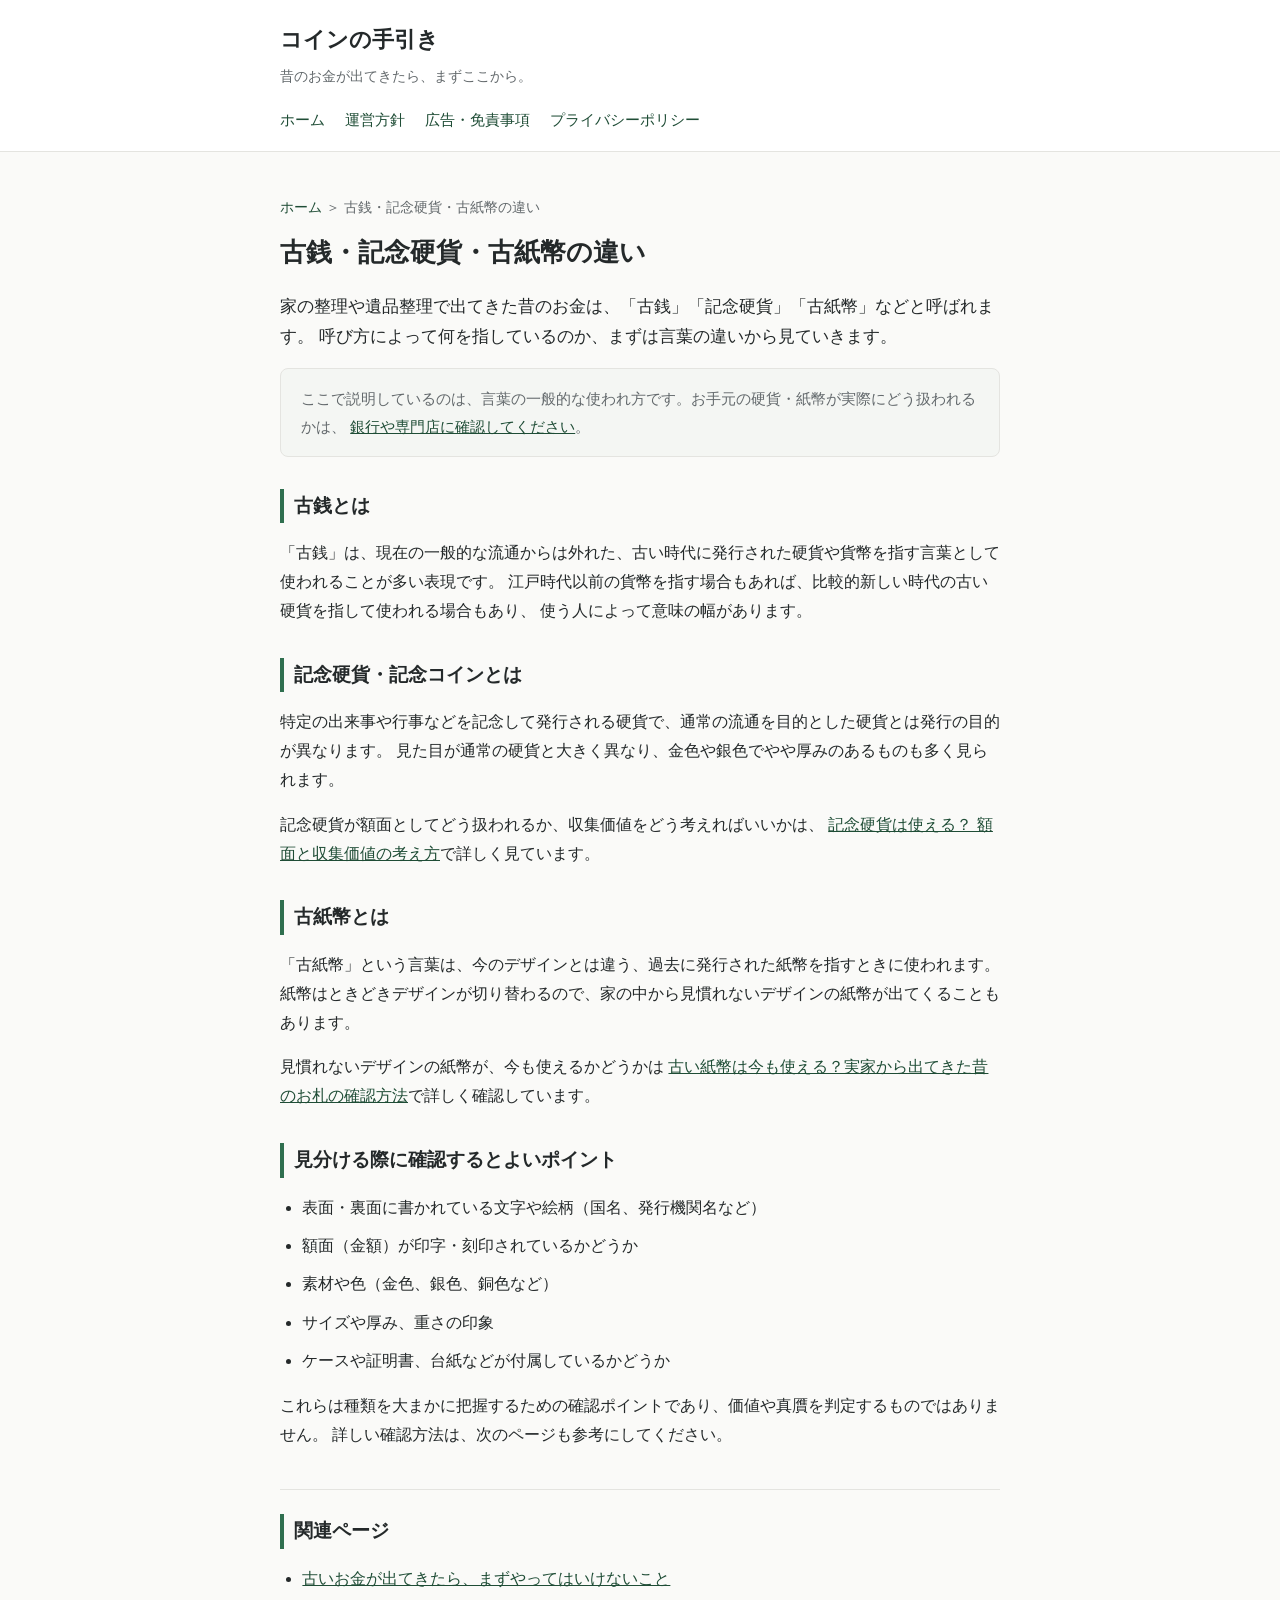
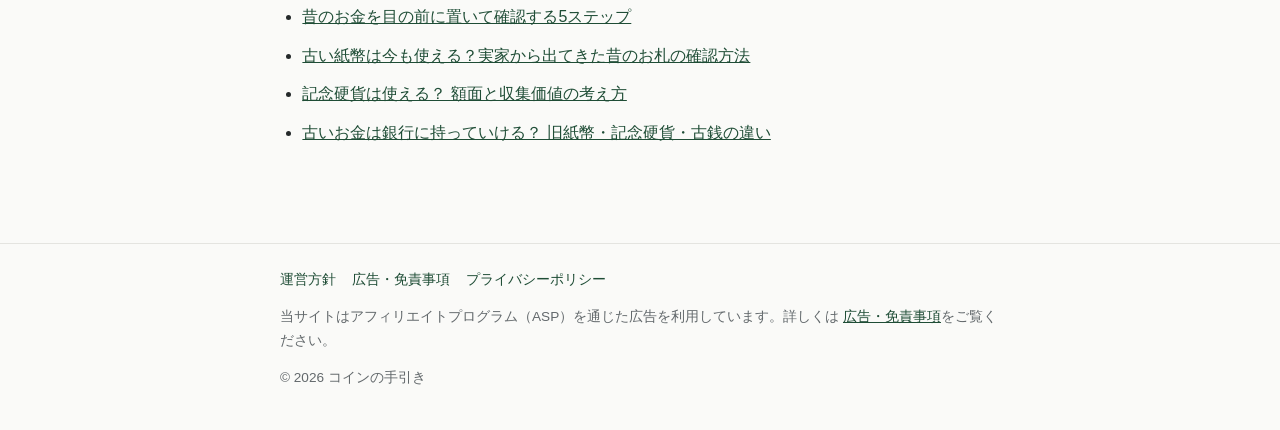
<file: types/coin-types-overview.html>
<!DOCTYPE html>
<html lang="ja">
<head>
<meta charset="UTF-8">
<meta name="viewport" content="width=device-width, initial-scale=1.0">
<title>古銭・記念硬貨・古紙幣の違い | コインの手引き</title>
<meta name="description" content="家から出てきた昔のお金が「古銭」「記念硬貨」「古紙幣」のどれにあたるのか、言葉の違いと確認するポイントをまとめました。">
<link rel="canonical" href="https://taku5858.github.io/coin-guide/types/coin-types-overview.html">
<meta property="og:title" content="古銭・記念硬貨・古紙幣の違い | コインの手引き">
<meta property="og:description" content="家から出てきた昔のお金が「古銭」「記念硬貨」「古紙幣」のどれにあたるのか、言葉の違いと確認するポイントをまとめました。">
<meta property="og:type" content="article">
<meta property="og:url" content="https://taku5858.github.io/coin-guide/types/coin-types-overview.html">
<meta property="og:site_name" content="コインの手引き">
<meta property="og:image" content="https://taku5858.github.io/coin-guide/assets/images/hero-old-money.png">
<meta property="og:image:width" content="1672">
<meta property="og:image:height" content="941">
<link rel="stylesheet" href="../css/style.css">
</head>
<body>

<header class="site-header">
  <div class="header-inner">
    <p class="site-title"><a href="../index.html">コインの手引き</a></p>
    <p class="site-tagline">昔のお金が出てきたら、まずここから。</p>
    <nav class="site-nav" aria-label="サイト内ナビゲーション">
      <ul>
        <li><a href="../index.html">ホーム</a></li>
        <li><a href="../policy.html">運営方針</a></li>
        <li><a href="../disclaimer.html">広告・免責事項</a></li>
        <li><a href="../privacy.html">プライバシーポリシー</a></li>
      </ul>
    </nav>
  </div>
</header>

<main>
  <p class="breadcrumb"><a href="../index.html">ホーム</a> ＞ 古銭・記念硬貨・古紙幣の違い</p>

  <h1>古銭・記念硬貨・古紙幣の違い</h1>

  <p class="lead">
    家の整理や遺品整理で出てきた昔のお金は、「古銭」「記念硬貨」「古紙幣」などと呼ばれます。
    呼び方によって何を指しているのか、まずは言葉の違いから見ていきます。
  </p>

  <div class="notice">
    ここで説明しているのは、言葉の一般的な使われ方です。お手元の硬貨・紙幣が実際にどう扱われるかは、
    <a href="../guide/bank-or-specialist.html">銀行や専門店に確認してください</a>。
  </div>

  <h2>古銭とは</h2>
  <p>
    「古銭」は、現在の一般的な流通からは外れた、古い時代に発行された硬貨や貨幣を指す言葉として使われることが多い表現です。
    江戸時代以前の貨幣を指す場合もあれば、比較的新しい時代の古い硬貨を指して使われる場合もあり、
    使う人によって意味の幅があります。
  </p>
  <!-- TODO: 要出典。「古銭」の定義・時代区分について、造幣局・貨幣関連団体等の一次情報を確認後に具体的な時代区分を追記する -->

  <h2>記念硬貨・記念コインとは</h2>
  <p>
    特定の出来事や行事などを記念して発行される硬貨で、通常の流通を目的とした硬貨とは発行の目的が異なります。
    見た目が通常の硬貨と大きく異なり、金色や銀色でやや厚みのあるものも多く見られます。
  </p>
  <p>
    記念硬貨が額面としてどう扱われるか、収集価値をどう考えればいいかは、
    <a href="commemorative-coins.html">記念硬貨は使える？ 額面と収集価値の考え方</a>で詳しく見ています。
  </p>

  <h2>古紙幣とは</h2>
  <p>
    「古紙幣」という言葉は、今のデザインとは違う、過去に発行された紙幣を指すときに使われます。
    紙幣はときどきデザインが切り替わるので、家の中から見慣れないデザインの紙幣が出てくることもあります。
  </p>
  <p>
    見慣れないデザインの紙幣が、今も使えるかどうかは
    <a href="old-banknotes.html">古い紙幣は今も使える？実家から出てきた昔のお札の確認方法</a>で詳しく確認しています。
  </p>

  <h2>見分ける際に確認するとよいポイント</h2>
  <ul class="text-list">
    <li>表面・裏面に書かれている文字や絵柄（国名、発行機関名など）</li>
    <li>額面（金額）が印字・刻印されているかどうか</li>
    <li>素材や色（金色、銀色、銅色など）</li>
    <li>サイズや厚み、重さの印象</li>
    <li>ケースや証明書、台紙などが付属しているかどうか</li>
  </ul>
  <p>
    これらは種類を大まかに把握するための確認ポイントであり、価値や真贋を判定するものではありません。
    詳しい確認方法は、次のページも参考にしてください。
  </p>

  <div class="related-links">
    <h2>関連ページ</h2>
    <ul class="text-list">
      <li><a href="../guide/first-actions.html">古いお金が出てきたら、まずやってはいけないこと</a></li>
      <li><a href="../guide/first-check.html">昔のお金を目の前に置いて確認する5ステップ</a></li>
      <li><a href="old-banknotes.html">古い紙幣は今も使える？実家から出てきた昔のお札の確認方法</a></li>
      <li><a href="commemorative-coins.html">記念硬貨は使える？ 額面と収集価値の考え方</a></li>
      <li><a href="../guide/bank-or-specialist.html">古いお金は銀行に持っていける？ 旧紙幣・記念硬貨・古銭の違い</a></li>
    </ul>
  </div>
</main>

<footer class="site-footer">
  <div class="footer-inner">
    <nav class="footer-nav" aria-label="フッターナビゲーション">
      <ul>
        <li><a href="../policy.html">運営方針</a></li>
        <li><a href="../disclaimer.html">広告・免責事項</a></li>
        <li><a href="../privacy.html">プライバシーポリシー</a></li>
      </ul>
    </nav>
    <p class="footer-notice">
      当サイトはアフィリエイトプログラム（ASP）を通じた広告を利用しています。詳しくは
      <a href="../disclaimer.html">広告・免責事項</a>をご覧ください。
    </p>
    <p class="copyright">&copy; 2026 コインの手引き</p>
  </div>
</footer>

</body>
</html>
</file>
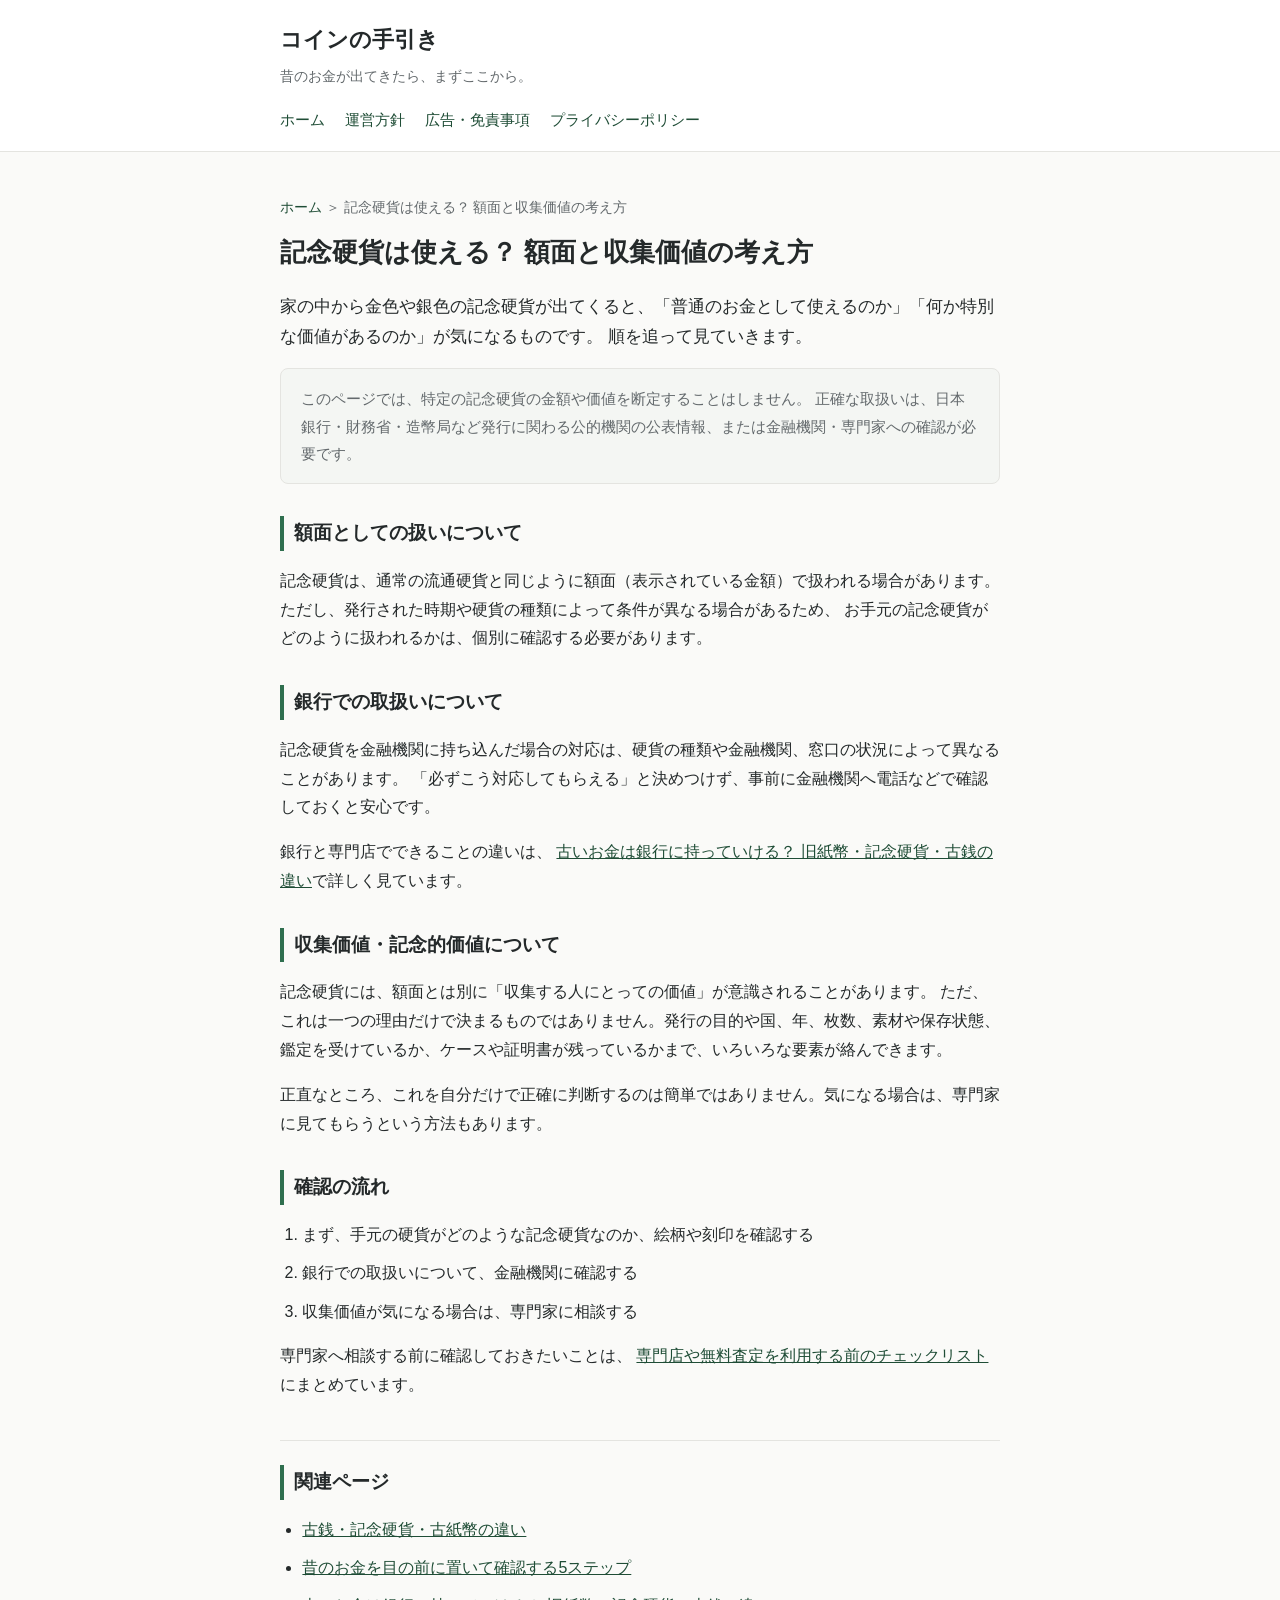
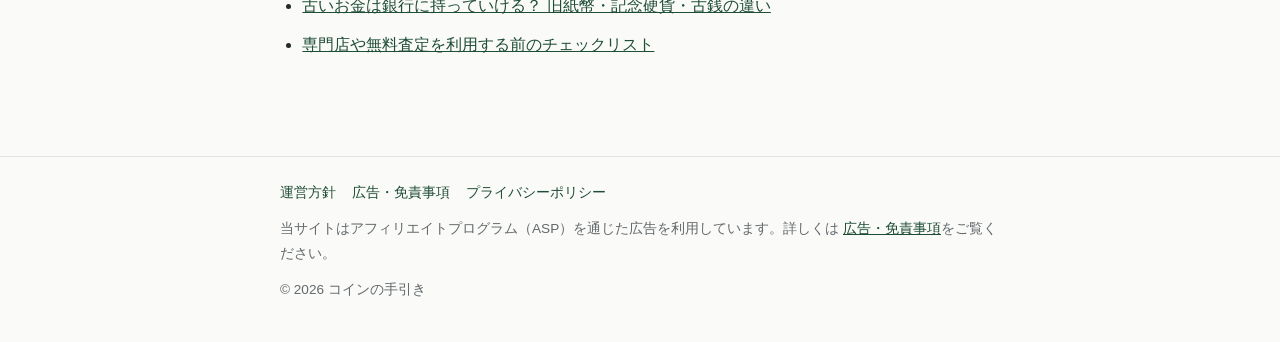
<file: types/commemorative-coins.html>
<!DOCTYPE html>
<html lang="ja">
<head>
<meta charset="UTF-8">
<meta name="viewport" content="width=device-width, initial-scale=1.0">
<title>記念硬貨は使える？ 額面と収集価値の考え方 | コインの手引き</title>
<meta name="description" content="記念硬貨は使えるのか、収集価値はあるのか。額面としての扱いと収集価値の違い、確認の進め方をまとめました。">
<link rel="canonical" href="https://taku5858.github.io/coin-guide/types/commemorative-coins.html">
<meta property="og:title" content="記念硬貨は使える？ 額面と収集価値の考え方 | コインの手引き">
<meta property="og:description" content="記念硬貨は使えるのか、収集価値はあるのか。額面としての扱いと収集価値の違い、確認の進め方をまとめました。">
<meta property="og:type" content="article">
<meta property="og:url" content="https://taku5858.github.io/coin-guide/types/commemorative-coins.html">
<meta property="og:site_name" content="コインの手引き">
<meta property="og:image" content="https://taku5858.github.io/coin-guide/assets/images/hero-old-money.png">
<meta property="og:image:width" content="1672">
<meta property="og:image:height" content="941">
<link rel="stylesheet" href="../css/style.css">
</head>
<body>

<header class="site-header">
  <div class="header-inner">
    <p class="site-title"><a href="../index.html">コインの手引き</a></p>
    <p class="site-tagline">昔のお金が出てきたら、まずここから。</p>
    <nav class="site-nav" aria-label="サイト内ナビゲーション">
      <ul>
        <li><a href="../index.html">ホーム</a></li>
        <li><a href="../policy.html">運営方針</a></li>
        <li><a href="../disclaimer.html">広告・免責事項</a></li>
        <li><a href="../privacy.html">プライバシーポリシー</a></li>
      </ul>
    </nav>
  </div>
</header>

<main>
  <p class="breadcrumb"><a href="../index.html">ホーム</a> ＞ 記念硬貨は使える？ 額面と収集価値の考え方</p>

  <h1>記念硬貨は使える？ 額面と収集価値の考え方</h1>

  <p class="lead">
    家の中から金色や銀色の記念硬貨が出てくると、「普通のお金として使えるのか」「何か特別な価値があるのか」が気になるものです。
    順を追って見ていきます。
  </p>

  <div class="notice">
    このページでは、特定の記念硬貨の金額や価値を断定することはしません。
    正確な取扱いは、日本銀行・財務省・造幣局など発行に関わる公的機関の公表情報、または金融機関・専門家への確認が必要です。
  </div>

  <h2>額面としての扱いについて</h2>
  <p>
    記念硬貨は、通常の流通硬貨と同じように額面（表示されている金額）で扱われる場合があります。
    ただし、発行された時期や硬貨の種類によって条件が異なる場合があるため、
    お手元の記念硬貨がどのように扱われるかは、個別に確認する必要があります。
  </p>
  <!-- TODO: 要出典。記念硬貨の法的な通用力・額面での取扱いについて、財務省・日本銀行の一次情報を確認後に具体的な内容を追記する -->

  <h2>銀行での取扱いについて</h2>
  <p>
    記念硬貨を金融機関に持ち込んだ場合の対応は、硬貨の種類や金融機関、窓口の状況によって異なることがあります。
    「必ずこう対応してもらえる」と決めつけず、事前に金融機関へ電話などで確認しておくと安心です。
  </p>
  <p>
    銀行と専門店でできることの違いは、
    <a href="../guide/bank-or-specialist.html">古いお金は銀行に持っていける？ 旧紙幣・記念硬貨・古銭の違い</a>で詳しく見ています。
  </p>
  <!-- TODO: 要出典。金融機関での記念硬貨の具体的な取扱い条件は、日本銀行や各金融機関の一次情報を確認後に追記する -->

  <h2>収集価値・記念的価値について</h2>
  <p>
    記念硬貨には、額面とは別に「収集する人にとっての価値」が意識されることがあります。
    ただ、これは一つの理由だけで決まるものではありません。発行の目的や国、年、枚数、素材や保存状態、
    鑑定を受けているか、ケースや証明書が残っているかまで、いろいろな要素が絡んできます。
  </p>
  <p>
    正直なところ、これを自分だけで正確に判断するのは簡単ではありません。気になる場合は、専門家に見てもらうという方法もあります。
  </p>

  <h2>確認の流れ</h2>
  <ol class="text-list">
    <li>まず、手元の硬貨がどのような記念硬貨なのか、絵柄や刻印を確認する</li>
    <li>銀行での取扱いについて、金融機関に確認する</li>
    <li>収集価値が気になる場合は、専門家に相談する</li>
  </ol>
  <p>
    専門家へ相談する前に確認しておきたいことは、
    <a href="../guide/checklist-before-appraisal.html">専門店や無料査定を利用する前のチェックリスト</a>にまとめています。
  </p>

  <div class="related-links">
    <h2>関連ページ</h2>
    <ul class="text-list">
      <li><a href="coin-types-overview.html">古銭・記念硬貨・古紙幣の違い</a></li>
      <li><a href="../guide/first-check.html">昔のお金を目の前に置いて確認する5ステップ</a></li>
      <li><a href="../guide/bank-or-specialist.html">古いお金は銀行に持っていける？ 旧紙幣・記念硬貨・古銭の違い</a></li>
      <li><a href="../guide/checklist-before-appraisal.html">専門店や無料査定を利用する前のチェックリスト</a></li>
    </ul>
  </div>
</main>

<footer class="site-footer">
  <div class="footer-inner">
    <nav class="footer-nav" aria-label="フッターナビゲーション">
      <ul>
        <li><a href="../policy.html">運営方針</a></li>
        <li><a href="../disclaimer.html">広告・免責事項</a></li>
        <li><a href="../privacy.html">プライバシーポリシー</a></li>
      </ul>
    </nav>
    <p class="footer-notice">
      当サイトはアフィリエイトプログラム（ASP）を通じた広告を利用しています。詳しくは
      <a href="../disclaimer.html">広告・免責事項</a>をご覧ください。
    </p>
    <p class="copyright">&copy; 2026 コインの手引き</p>
  </div>
</footer>

</body>
</html>
</file>
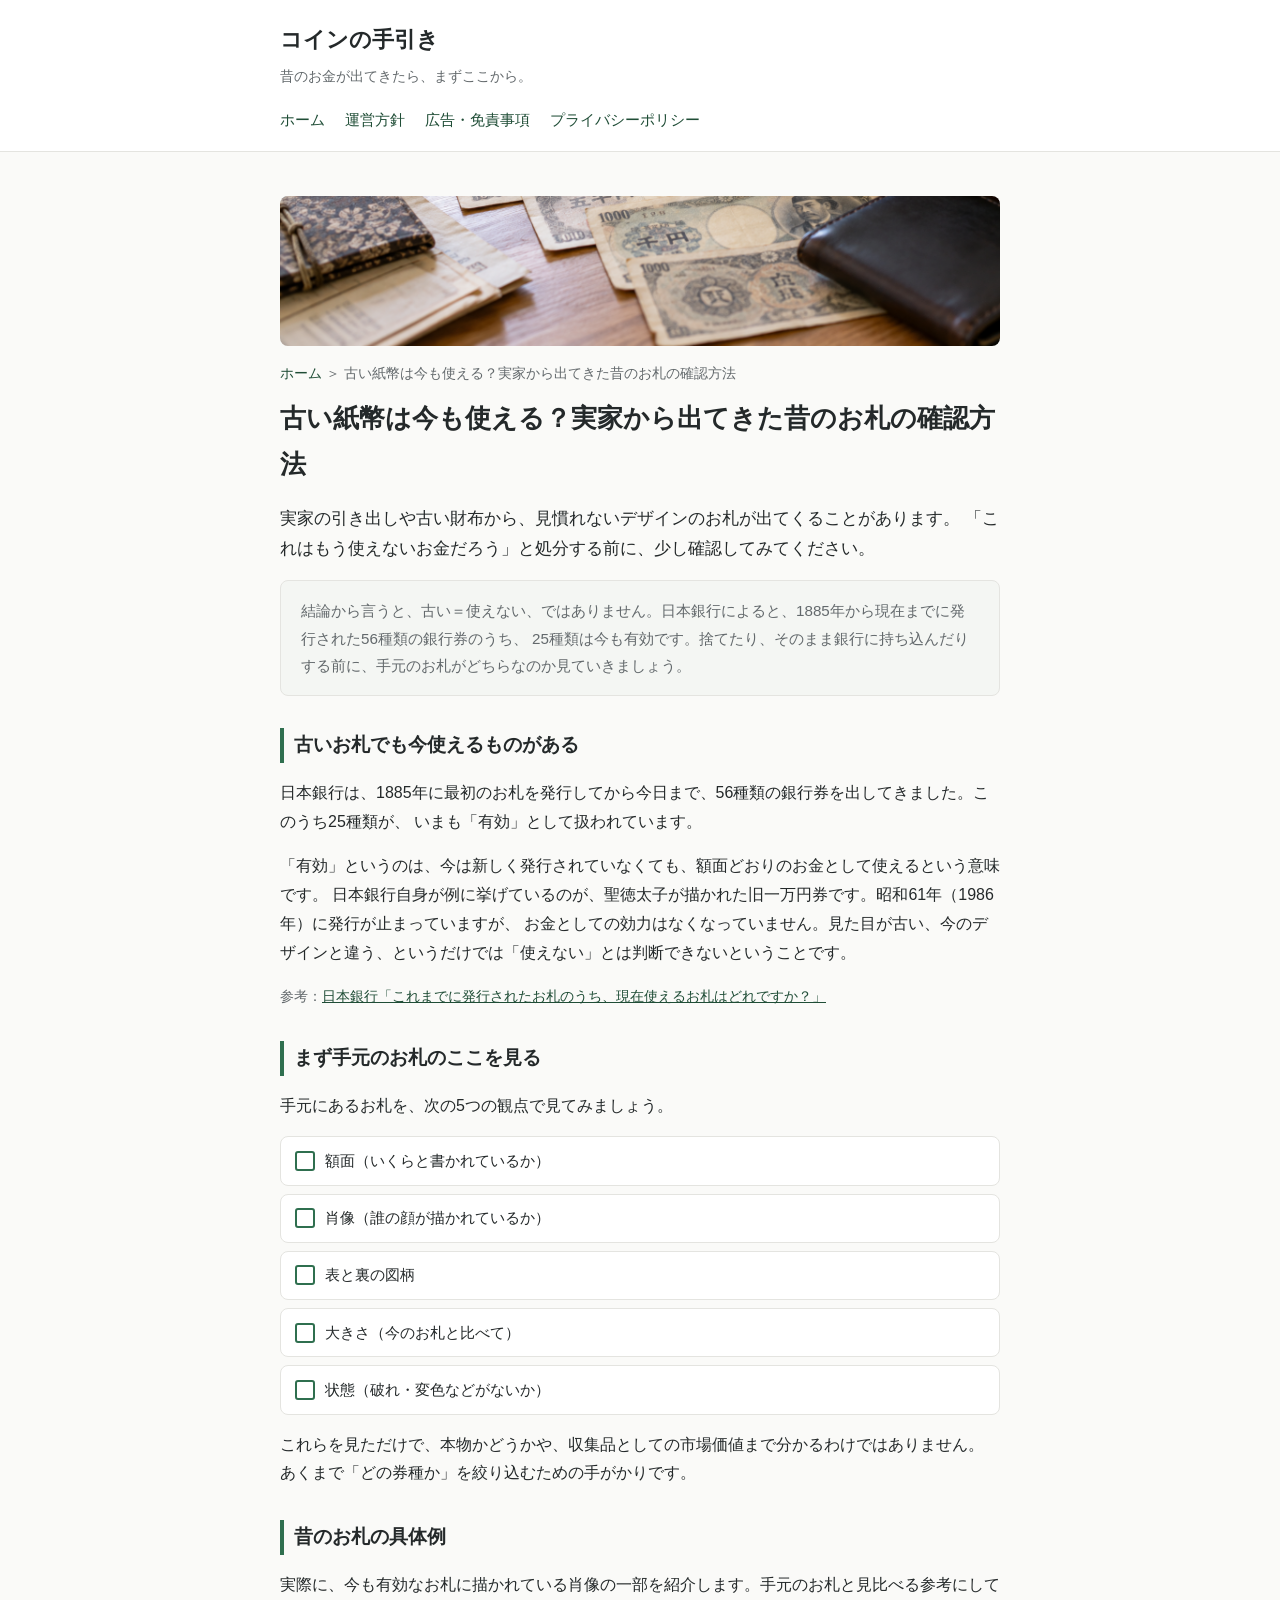
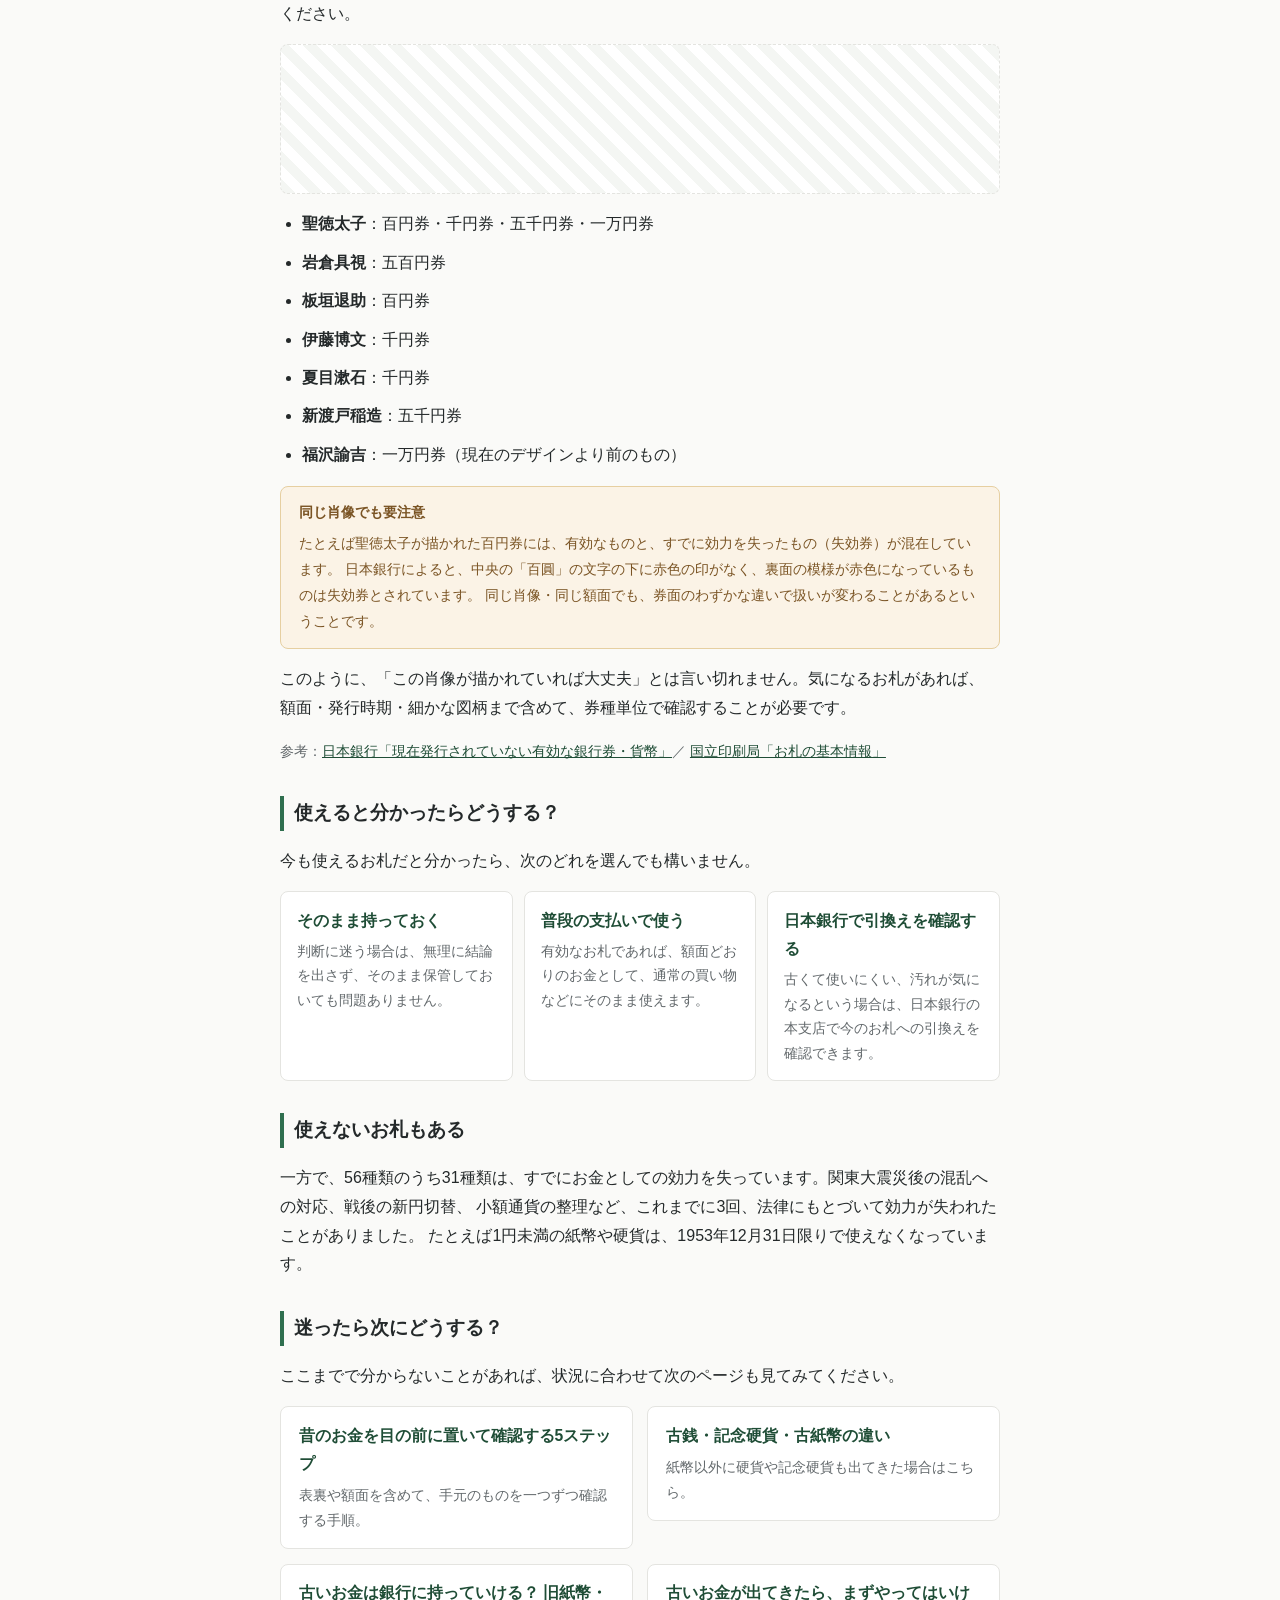
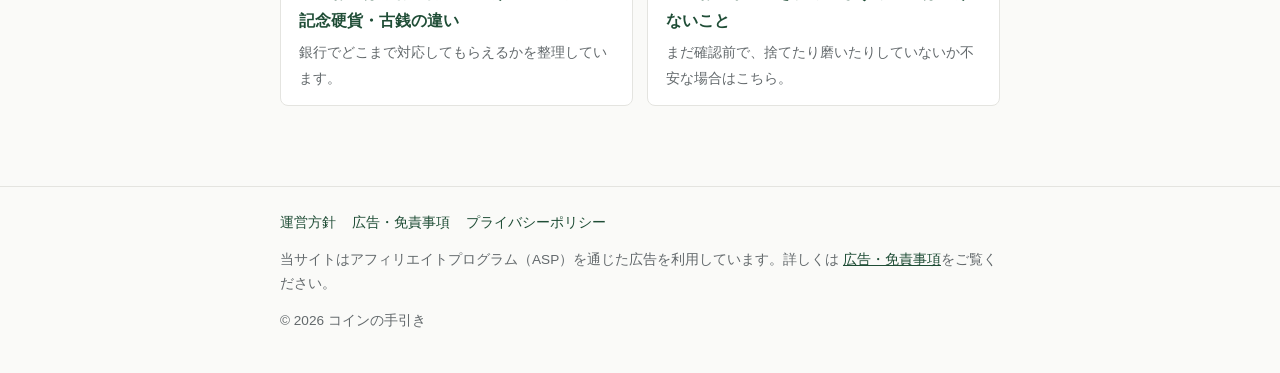
<file: types/old-banknotes.html>
<!DOCTYPE html>
<html lang="ja">
<head>
<meta charset="UTF-8">
<meta name="viewport" content="width=device-width, initial-scale=1.0">
<title>古い紙幣は今も使える？実家から出てきた昔のお札の確認方法 | コインの手引き</title>
<meta name="description" content="実家の片付けなどで見つかった古いお札が、今も使えるお金なのかを日本銀行の情報をもとに確認します。見た目のチェックポイントと、昔のお札の具体例をまとめました。">
<link rel="canonical" href="https://taku5858.github.io/coin-guide/types/old-banknotes.html">
<meta property="og:title" content="古い紙幣は今も使える？実家から出てきた昔のお札の確認方法 | コインの手引き">
<meta property="og:description" content="実家の片付けなどで見つかった古いお札が、今も使えるお金なのかを日本銀行の情報をもとに確認します。見た目のチェックポイントと、昔のお札の具体例をまとめました。">
<meta property="og:type" content="article">
<meta property="og:url" content="https://taku5858.github.io/coin-guide/types/old-banknotes.html">
<meta property="og:site_name" content="コインの手引き">
<meta property="og:image" content="https://taku5858.github.io/coin-guide/assets/images/hero-old-money.png">
<meta property="og:image:width" content="1672">
<meta property="og:image:height" content="941">
<link rel="stylesheet" href="../css/style.css">
<style>
  /* この画像には見出し文字が写り込んでいるため、実際のH1と重複しないよう
     お札・財布が写る下部のみを表示する（他ページのhero-visualには影響しない） */
  .hero-visual {
    object-position: center 100%;
  }
  @media (max-width: 480px) {
    .hero-visual {
      aspect-ratio: 3 / 1;
      max-height: 130px;
    }
  }
</style>
</head>
<body>

<header class="site-header">
  <div class="header-inner">
    <p class="site-title"><a href="../index.html">コインの手引き</a></p>
    <p class="site-tagline">昔のお金が出てきたら、まずここから。</p>
    <nav class="site-nav" aria-label="サイト内ナビゲーション">
      <ul>
        <li><a href="../index.html">ホーム</a></li>
        <li><a href="../policy.html">運営方針</a></li>
        <li><a href="../disclaimer.html">広告・免責事項</a></li>
        <li><a href="../privacy.html">プライバシーポリシー</a></li>
      </ul>
    </nav>
  </div>
</header>

<main>
  <img
    class="hero-visual"
    src="../assets/images/hero-old-money2.png"
    width="1536"
    height="1024"
    alt="木製のテーブルに並べた古い一万円・五千円・千円札と、古い財布"
    onerror="this.onerror=null; var d=document.createElement('div'); d.className='hero-visual is-placeholder'; d.setAttribute('aria-hidden','true'); this.replaceWith(d);"
  >

  <p class="breadcrumb"><a href="../index.html">ホーム</a> ＞ 古い紙幣は今も使える？実家から出てきた昔のお札の確認方法</p>

  <h1>古い紙幣は今も使える？実家から出てきた昔のお札の確認方法</h1>

  <p class="lead">
    実家の引き出しや古い財布から、見慣れないデザインのお札が出てくることがあります。
    「これはもう使えないお金だろう」と処分する前に、少し確認してみてください。
  </p>

  <div class="notice">
    結論から言うと、古い＝使えない、ではありません。日本銀行によると、1885年から現在までに発行された56種類の銀行券のうち、
    25種類は今も有効です。捨てたり、そのまま銀行に持ち込んだりする前に、手元のお札がどちらなのか見ていきましょう。
  </div>

  <h2>古いお札でも今使えるものがある</h2>
  <p>
    日本銀行は、1885年に最初のお札を発行してから今日まで、56種類の銀行券を出してきました。このうち25種類が、
    いまも「有効」として扱われています。
  </p>
  <p>
    「有効」というのは、今は新しく発行されていなくても、額面どおりのお金として使えるという意味です。
    日本銀行自身が例に挙げているのが、聖徳太子が描かれた旧一万円券です。昭和61年（1986年）に発行が止まっていますが、
    お金としての効力はなくなっていません。見た目が古い、今のデザインと違う、というだけでは「使えない」とは判断できないということです。
  </p>
  <p style="font-size:0.88rem; color:var(--color-muted);">
    参考：<a href="https://www.boj.or.jp/about/education/oshiete/money/c07.htm" target="_blank" rel="noopener noreferrer">日本銀行「これまでに発行されたお札のうち、現在使えるお札はどれですか？」</a>
  </p>

  <h2>まず手元のお札のここを見る</h2>
  <p>手元にあるお札を、次の5つの観点で見てみましょう。</p>
  <ul class="check-list">
    <li class="check-item">額面（いくらと書かれているか）</li>
    <li class="check-item">肖像（誰の顔が描かれているか）</li>
    <li class="check-item">表と裏の図柄</li>
    <li class="check-item">大きさ（今のお札と比べて）</li>
    <li class="check-item">状態（破れ・変色などがないか）</li>
  </ul>
  <p>
    これらを見ただけで、本物かどうかや、収集品としての市場価値まで分かるわけではありません。
    あくまで「どの券種か」を絞り込むための手がかりです。
  </p>

  <h2>昔のお札の具体例</h2>
  <p>
    実際に、今も有効なお札に描かれている肖像の一部を紹介します。手元のお札と見比べる参考にしてください。
  </p>

  <!-- 画像差し替え用スペース。将来はここを
       <img class="situation-visual" src="../assets/images/old-banknotes-examples.jpg" alt="机の上に並べた数枚の古いお札">
       に置き換える（is-placeholder は外す）。このセクションは「見た目」との相性が特に良い箇所。
       推奨ファイル名：old-banknotes-examples.jpg
       推奨アスペクト比：21:9
       内容：実際に手元にある古いお札を数枚、机の上などに並べて撮影したもの。特定の肖像を強調する必要はなく、
             「昔のデザインのお札が並んでいる」ことが伝われば十分。日本銀行・国立印刷局が公開する紙幣画像は
             利用条件を確認せず転載しないこと。人物なし。 -->
  <div class="situation-visual is-placeholder" aria-hidden="true"></div>

  <ul class="text-list">
    <li><strong>聖徳太子</strong>：百円券・千円券・五千円券・一万円券</li>
    <li><strong>岩倉具視</strong>：五百円券</li>
    <li><strong>板垣退助</strong>：百円券</li>
    <li><strong>伊藤博文</strong>：千円券</li>
    <li><strong>夏目漱石</strong>：千円券</li>
    <li><strong>新渡戸稲造</strong>：五千円券</li>
    <li><strong>福沢諭吉</strong>：一万円券（現在のデザインより前のもの）</li>
  </ul>

  <div class="caution-box">
    <strong>同じ肖像でも要注意</strong>
    たとえば聖徳太子が描かれた百円券には、有効なものと、すでに効力を失ったもの（失効券）が混在しています。
    日本銀行によると、中央の「百圓」の文字の下に赤色の印がなく、裏面の模様が赤色になっているものは失効券とされています。
    同じ肖像・同じ額面でも、券面のわずかな違いで扱いが変わることがあるということです。
  </div>

  <p>
    このように、「この肖像が描かれていれば大丈夫」とは言い切れません。気になるお札があれば、
    額面・発行時期・細かな図柄まで含めて、券種単位で確認することが必要です。
  </p>
  <p style="font-size:0.88rem; color:var(--color-muted);">
    参考：<a href="https://www.boj.or.jp/note_tfjgs/note/valid/past_issue/index.htm" target="_blank" rel="noopener noreferrer">日本銀行「現在発行されていない有効な銀行券・貨幣」</a>／
    <a href="https://www.npb.go.jp/product_service/intro/kihon.html" target="_blank" rel="noopener noreferrer">国立印刷局「お札の基本情報」</a>
  </p>

  <h2>使えると分かったらどうする？</h2>
  <p>今も使えるお札だと分かったら、次のどれを選んでも構いません。</p>
  <ul class="choice-cards">
    <li class="choice-card">
      <h3>そのまま持っておく</h3>
      <p>判断に迷う場合は、無理に結論を出さず、そのまま保管しておいても問題ありません。</p>
    </li>
    <li class="choice-card">
      <h3>普段の支払いで使う</h3>
      <p>有効なお札であれば、額面どおりのお金として、通常の買い物などにそのまま使えます。</p>
    </li>
    <li class="choice-card">
      <h3>日本銀行で引換えを確認する</h3>
      <p>古くて使いにくい、汚れが気になるという場合は、日本銀行の本支店で今のお札への引換えを確認できます。</p>
    </li>
  </ul>

  <h2>使えないお札もある</h2>
  <p>
    一方で、56種類のうち31種類は、すでにお金としての効力を失っています。関東大震災後の混乱への対応、戦後の新円切替、
    小額通貨の整理など、これまでに3回、法律にもとづいて効力が失われたことがありました。
    たとえば1円未満の紙幣や硬貨は、1953年12月31日限りで使えなくなっています。
  </p>

  <h2>迷ったら次にどうする？</h2>
  <p>ここまでで分からないことがあれば、状況に合わせて次のページも見てみてください。</p>
  <ul class="article-card-grid">
    <li><a class="article-card" href="../guide/first-check.html">
      <h3>昔のお金を目の前に置いて確認する5ステップ</h3>
      <p>表裏や額面を含めて、手元のものを一つずつ確認する手順。</p>
    </a></li>
    <li><a class="article-card" href="coin-types-overview.html">
      <h3>古銭・記念硬貨・古紙幣の違い</h3>
      <p>紙幣以外に硬貨や記念硬貨も出てきた場合はこちら。</p>
    </a></li>
    <li><a class="article-card" href="../guide/bank-or-specialist.html">
      <h3>古いお金は銀行に持っていける？ 旧紙幣・記念硬貨・古銭の違い</h3>
      <p>銀行でどこまで対応してもらえるかを整理しています。</p>
    </a></li>
    <li><a class="article-card" href="../guide/first-actions.html">
      <h3>古いお金が出てきたら、まずやってはいけないこと</h3>
      <p>まだ確認前で、捨てたり磨いたりしていないか不安な場合はこちら。</p>
    </a></li>
  </ul>
</main>

<footer class="site-footer">
  <div class="footer-inner">
    <nav class="footer-nav" aria-label="フッターナビゲーション">
      <ul>
        <li><a href="../policy.html">運営方針</a></li>
        <li><a href="../disclaimer.html">広告・免責事項</a></li>
        <li><a href="../privacy.html">プライバシーポリシー</a></li>
      </ul>
    </nav>
    <p class="footer-notice">
      当サイトはアフィリエイトプログラム（ASP）を通じた広告を利用しています。詳しくは
      <a href="../disclaimer.html">広告・免責事項</a>をご覧ください。
    </p>
    <p class="copyright">&copy; 2026 コインの手引き</p>
  </div>
</footer>

</body>
</html>
</file>
<file: css/style.css>
/* コインの手引き - 共通スタイル
   シンプル・清潔感・読みやすさ優先。外部フォント／外部通信は使用しない。 */

:root {
  --color-bg: #fafaf8;
  --color-surface: #ffffff;
  --color-text: #24292a;
  --color-muted: #63696c;
  --color-border: #e4e4e0;
  --color-accent: #2f6f4f;
  --color-accent-dark: #1f4d36;
  --color-notice-bg: #f4f6f3;
  --color-caution-bg: #fbf3e6;
  --color-caution-border: #e6cfa1;
  --color-caution-text: #7a5424;
  --max-width: 760px;
  --radius: 8px;
}

* {
  box-sizing: border-box;
}

html {
  -webkit-text-size-adjust: 100%;
}

body {
  margin: 0;
  font-family: -apple-system, BlinkMacSystemFont, "Segoe UI", "Hiragino Kaku Gothic ProN",
    "Hiragino Sans", Meiryo, sans-serif;
  color: var(--color-text);
  background-color: var(--color-bg);
  line-height: 1.8;
  font-size: 16px;
}

a {
  color: var(--color-accent-dark);
}

a:hover,
a:focus {
  color: var(--color-accent);
}

.site-header {
  background-color: var(--color-surface);
  border-bottom: 1px solid var(--color-border);
}

.header-inner {
  max-width: var(--max-width);
  margin: 0 auto;
  padding: 1.25rem 1.25rem 1rem;
}

.site-title {
  font-size: 1.4rem;
  font-weight: 700;
  margin: 0;
}

.site-title a {
  color: var(--color-text);
  text-decoration: none;
}

.site-tagline {
  margin: 0.25rem 0 1rem;
  color: var(--color-muted);
  font-size: 0.9rem;
}

.site-nav ul {
  list-style: none;
  display: flex;
  flex-wrap: wrap;
  gap: 0.5rem 1.25rem;
  margin: 0;
  padding: 0;
}

.site-nav a {
  text-decoration: none;
  font-size: 0.95rem;
}

.site-nav a[aria-current="page"] {
  color: var(--color-accent-dark);
  font-weight: 700;
  border-bottom: 2px solid var(--color-accent);
}

main {
  max-width: var(--max-width);
  margin: 0 auto;
  padding: 1.75rem 1.25rem 3rem;
}

h1 {
  font-size: 1.6rem;
  margin-top: 0;
}

h2 {
  font-size: 1.2rem;
  margin-top: 2rem;
  border-left: 4px solid var(--color-accent);
  padding-left: 0.6rem;
}

p {
  margin: 1rem 0;
}

.lead {
  font-size: 1.05rem;
  color: var(--color-text);
}

.card-list {
  list-style: none;
  margin: 1.5rem 0;
  padding: 0;
  display: grid;
  gap: 1rem;
}

.card {
  background-color: var(--color-surface);
  border: 1px solid var(--color-border);
  border-radius: var(--radius);
  padding: 1.1rem 1.25rem;
}

.card h3 {
  margin: 0 0 0.4rem;
  font-size: 1.05rem;
}

.card p {
  margin: 0;
  color: var(--color-muted);
  font-size: 0.95rem;
}

.card-link {
  display: block;
  text-decoration: none;
  color: inherit;
  transition: border-color 0.15s ease, box-shadow 0.15s ease;
}

.card-link:hover,
.card-link:focus {
  border-color: var(--color-accent);
  box-shadow: 0 1px 4px rgba(0, 0, 0, 0.06);
}

.card-link:hover h3,
.card-link:focus h3 {
  color: var(--color-accent-dark);
}

.card-soon {
  opacity: 0.75;
}

.badge-soon {
  display: inline-block;
  margin-left: 0.5rem;
  padding: 0.05rem 0.5rem;
  border-radius: 999px;
  background-color: var(--color-notice-bg);
  border: 1px solid var(--color-border);
  color: var(--color-muted);
  font-size: 0.72rem;
  font-weight: 400;
  vertical-align: middle;
}

@media (min-width: 560px) {
  .card-list {
    grid-template-columns: repeat(2, 1fr);
  }
}

/* 意思決定の流れ */
.flow-steps {
  list-style: none;
  margin: 1.5rem 0;
  padding: 0;
  display: flex;
  flex-direction: column;
  gap: 0.5rem;
}

.flow-step {
  display: flex;
  align-items: center;
  gap: 0.75rem;
  padding: 0.85rem 1rem;
  background-color: var(--color-surface);
  border: 1px solid var(--color-border);
  border-radius: var(--radius);
}

.flow-step-index {
  flex-shrink: 0;
  width: 1.8rem;
  height: 1.8rem;
  border-radius: 50%;
  border: 2px solid var(--color-accent);
  color: var(--color-accent-dark);
  display: flex;
  align-items: center;
  justify-content: center;
  font-size: 0.9rem;
  font-weight: 700;
}

.flow-step-label {
  font-size: 0.98rem;
}

a.flow-step {
  text-decoration: none;
  color: inherit;
}

a.flow-step:hover,
a.flow-step:focus {
  border-color: var(--color-accent);
}

.flow-step.is-plain {
  color: var(--color-muted);
}

.flow-arrow {
  text-align: center;
  color: var(--color-border);
  font-size: 1.1rem;
  line-height: 1;
}

/* 「何が出てきましたか？」ナビゲーション */
.finder {
  background-color: var(--color-surface);
  border: 1px solid var(--color-border);
  border-radius: var(--radius);
  padding: 1.25rem;
  margin: 1.5rem 0;
}

.finder-step {
  margin-bottom: 1rem;
}

.finder-question {
  font-weight: 700;
  margin: 0 0 0.75rem;
  font-size: 1rem;
}

.finder-options {
  display: flex;
  flex-wrap: wrap;
  gap: 0.6rem;
  list-style: none;
  margin: 0;
  padding: 0;
}

.finder-btn {
  font: inherit;
  font-size: 0.92rem;
  padding: 0.6rem 1rem;
  border: 1px solid var(--color-border);
  border-radius: 999px;
  background-color: var(--color-bg);
  color: var(--color-text);
  cursor: pointer;
}

.finder-btn:hover,
.finder-btn:focus {
  border-color: var(--color-accent);
  color: var(--color-accent-dark);
}

.finder-btn[aria-pressed="true"] {
  background-color: var(--color-accent);
  border-color: var(--color-accent);
  color: #ffffff;
}

.finder-result {
  border-top: 1px solid var(--color-border);
  margin-top: 1rem;
  padding-top: 1rem;
}

.finder-result ul {
  margin: 0.5rem 0 0;
  padding-left: 1.2rem;
}

.finder-reset {
  font-size: 0.85rem;
  background: none;
  border: none;
  color: var(--color-accent-dark);
  text-decoration: underline;
  cursor: pointer;
  padding: 0;
  margin-top: 0.75rem;
}

.finder-note {
  font-size: 0.85rem;
  color: var(--color-muted);
  margin-top: 0.75rem;
}

/* 記事ページ共通 */
.breadcrumb {
  font-size: 0.85rem;
  color: var(--color-muted);
  margin-bottom: 0.5rem;
}

.breadcrumb a {
  text-decoration: none;
}

.related-links {
  margin-top: 2.5rem;
  padding-top: 1.5rem;
  border-top: 1px solid var(--color-border);
}

.related-links h2 {
  margin-top: 0;
}

.notice {
  background-color: var(--color-notice-bg);
  border: 1px solid var(--color-border);
  border-radius: var(--radius);
  padding: 1rem 1.25rem;
  font-size: 0.95rem;
  color: var(--color-muted);
}

.text-list {
  padding-left: 1.4rem;
}

.text-list li {
  margin-bottom: 0.6rem;
}

.updated {
  color: var(--color-muted);
  font-size: 0.85rem;
}

.site-footer {
  border-top: 1px solid var(--color-border);
  margin-top: 2rem;
}

.footer-inner {
  max-width: var(--max-width);
  margin: 0 auto;
  padding: 1.5rem 1.25rem 2.5rem;
  color: var(--color-muted);
  font-size: 0.85rem;
}

.footer-nav ul {
  list-style: none;
  display: flex;
  flex-wrap: wrap;
  gap: 0.4rem 1rem;
  margin: 0 0 0.75rem;
  padding: 0;
}

.footer-nav a {
  text-decoration: none;
  font-size: 0.85rem;
}

.footer-notice {
  margin: 0 0 0.75rem;
}

.copyright {
  margin: 0;
}

/* 画像スペース（ローカル画像に対応した枠）
   サイズ・形状はこの2ルールのみで決まる。hero-visualは<img>タグ（assets/images/配下のローカル画像を読み込む）で、
   画像が存在しない・読み込みに失敗した場合はHTML側のonerrorが .is-placeholder を付与し、
   枠線・パターン背景のプレースホルダー表示にフォールバックする。situation-visualは引き続き<div>のプレースホルダーのまま。 */
.hero-visual,
.situation-visual {
  display: block;
  width: 100%;
  max-height: 150px;
  border-radius: var(--radius);
  object-fit: cover;
  margin: 1rem 0;
}

.hero-visual {
  aspect-ratio: 3 / 1;
  /* 引き出しの中の硬貨・紙幣が中央下寄りにあるため、そこを基準に軽くクロップする */
  object-position: center 60%;
}

.situation-visual {
  aspect-ratio: 21 / 9;
}

.hero-visual.is-placeholder,
.situation-visual.is-placeholder {
  border: 1px dashed var(--color-border);
  background-image: repeating-linear-gradient(
    45deg,
    var(--color-notice-bg),
    var(--color-notice-bg) 10px,
    var(--color-surface) 10px,
    var(--color-surface) 20px
  );
}

@media (max-width: 480px) {
  .hero-visual,
  .situation-visual {
    aspect-ratio: 16 / 9;
    max-height: 90px;
  }

}

/* トップページ：状況への疑問カード（タップ可能なナビゲーション） */
.question-cards {
  list-style: none;
  margin: 1.1rem 0 1.4rem;
  padding: 0;
  display: grid;
  grid-template-columns: repeat(2, 1fr);
  gap: 0.6rem;
}

@media (min-width: 560px) {
  .question-cards {
    grid-template-columns: repeat(4, 1fr);
  }
}

.question-card {
  display: flex;
  flex-direction: column;
  align-items: center;
  gap: 0.4rem;
  text-align: center;
  background-color: var(--color-surface);
  border: 1px solid var(--color-border);
  border-radius: var(--radius);
  padding: 0.9rem 0.6rem;
  min-height: 44px;
  text-decoration: none;
  color: var(--color-text);
  font-size: 0.88rem;
}

.question-card:hover,
.question-card:focus {
  border-color: var(--color-accent);
  color: var(--color-accent-dark);
}

.question-card-icon {
  display: flex;
  align-items: center;
  justify-content: center;
  width: 32px;
  height: 32px;
  border-radius: 8px;
  background-color: var(--color-notice-bg);
  color: var(--color-accent-dark);
}

.question-card-icon svg {
  width: 20px;
  height: 20px;
}

.hero-cta {
  display: inline-block;
  background-color: var(--color-accent);
  color: #ffffff;
  text-decoration: none;
  font-weight: 700;
  padding: 0.75rem 1.4rem;
  border-radius: var(--radius);
  font-size: 0.98rem;
}

.hero-cta:hover,
.hero-cta:focus {
  background-color: var(--color-accent-dark);
  color: #ffffff;
}

/* 判断フロー概要（ステップを一枚で見渡す図） */
.step-flow {
  display: flex;
  margin: 1.25rem 0;
  background-color: var(--color-surface);
  border: 1px solid var(--color-border);
  border-radius: var(--radius);
  padding: 1rem 0.5rem;
}

.step-flow-node {
  flex: 1;
  display: flex;
  flex-direction: column;
  align-items: center;
  text-align: center;
  gap: 0.35rem;
  padding: 0 0.3rem;
}

.step-flow-num {
  width: 2.1rem;
  height: 2.1rem;
  border-radius: 50%;
  border: 2px solid var(--color-accent);
  color: var(--color-accent-dark);
  display: flex;
  align-items: center;
  justify-content: center;
  font-weight: 700;
  font-size: 0.92rem;
  background-color: var(--color-surface);
}

.step-flow-label {
  font-size: 0.8rem;
}

.step-flow-arrow {
  display: flex;
  align-items: center;
  color: var(--color-border);
  font-size: 1.2rem;
}

@media (max-width: 640px) {
  .step-flow {
    flex-direction: column;
    padding: 0.8rem 1rem;
  }

  .step-flow-node {
    flex-direction: row;
    justify-content: flex-start;
    text-align: left;
    width: 100%;
  }

  .step-flow-label {
    font-size: 0.9rem;
  }

  .step-flow-arrow {
    justify-content: flex-start;
    padding-left: 1rem;
  }
}

/* 分類カード（何が出てきたかを選ぶ） */
.classify-cards {
  list-style: none;
  margin: 1rem 0;
  padding: 0;
  display: grid;
  grid-template-columns: repeat(2, 1fr);
  gap: 0.6rem;
}

@media (min-width: 480px) {
  .classify-cards {
    grid-template-columns: repeat(4, 1fr);
  }
}

.classify-card {
  display: flex;
  flex-direction: column;
  align-items: center;
  gap: 0.3rem;
  text-align: center;
  background-color: var(--color-surface);
  border: 1px solid var(--color-border);
  border-radius: var(--radius);
  padding: 0.75rem 0.4rem;
  text-decoration: none;
  color: var(--color-text);
  font-size: 0.85rem;
}

.classify-card:hover,
.classify-card:focus {
  border-color: var(--color-accent);
  color: var(--color-accent-dark);
}

.classify-card-icon {
  display: block;
  width: 30px;
  height: 30px;
  border-radius: 6px;
  object-fit: cover;
}

.classify-card-icon.is-placeholder {
  background-color: var(--color-notice-bg);
  border: 1px dashed var(--color-border);
}

/* 確認チェックリスト */
.check-list {
  list-style: none;
  margin: 1rem 0;
  padding: 0;
  display: flex;
  flex-direction: column;
  gap: 0.5rem;
}

.check-item {
  display: flex;
  align-items: flex-start;
  gap: 0.6rem;
  background-color: var(--color-surface);
  border: 1px solid var(--color-border);
  border-radius: var(--radius);
  padding: 0.65rem 0.9rem;
  font-size: 0.92rem;
}

.check-item::before {
  content: "";
  flex-shrink: 0;
  width: 1rem;
  height: 1rem;
  margin-top: 0.2rem;
  border: 2px solid var(--color-accent);
  border-radius: 3px;
}

/* 行動選択カード（銀行・保管・専門家など） */
.choice-cards {
  list-style: none;
  margin: 1rem 0;
  padding: 0;
  display: grid;
  grid-template-columns: 1fr;
  gap: 0.7rem;
}

@media (min-width: 640px) {
  .choice-cards {
    grid-template-columns: repeat(3, 1fr);
  }
}

.choice-card {
  background-color: var(--color-surface);
  border: 1px solid var(--color-border);
  border-radius: var(--radius);
  padding: 0.9rem 1rem;
}

.choice-card h3 {
  margin: 0 0 0.3rem;
  font-size: 0.98rem;
  color: var(--color-accent-dark);
}

.choice-card p {
  margin: 0;
  font-size: 0.85rem;
  color: var(--color-muted);
}

/* 実物確認ステップ（first-check.html） */
.checkstep-list {
  list-style: none;
  margin: 1.25rem 0;
  padding: 0;
  display: flex;
  flex-direction: column;
  gap: 0.8rem;
}

.checkstep {
  display: flex;
  align-items: flex-start;
  gap: 0.85rem;
  background-color: var(--color-surface);
  border: 1px solid var(--color-border);
  border-radius: var(--radius);
  padding: 0.9rem 1.1rem;
}

.checkstep-num {
  flex-shrink: 0;
  width: 2rem;
  height: 2rem;
  border-radius: 50%;
  background-color: var(--color-accent);
  color: #ffffff;
  display: flex;
  align-items: center;
  justify-content: center;
  font-weight: 700;
  font-size: 0.92rem;
}

.checkstep h2,
.checkstep h3 {
  margin: 0 0 0.25rem;
  font-size: 1rem;
  border: none;
  padding: 0;
}

.checkstep p {
  margin: 0;
  font-size: 0.9rem;
  color: var(--color-muted);
}

/* 注意事項ボックス（してはいけないこと） */
.caution-box {
  background-color: var(--color-caution-bg);
  border: 1px solid var(--color-caution-border);
  color: var(--color-caution-text);
  border-radius: var(--radius);
  padding: 0.85rem 1.1rem;
  font-size: 0.9rem;
  margin: 0.75rem 0;
}

.caution-box strong {
  display: block;
  margin-bottom: 0.3rem;
}

/* 関連記事カード（記事下部） */
.article-card-grid {
  list-style: none;
  margin: 1rem 0 0;
  padding: 0;
  display: grid;
  gap: 0.9rem;
  grid-template-columns: 1fr;
}

@media (min-width: 560px) {
  .article-card-grid {
    grid-template-columns: repeat(2, 1fr);
  }
}

.article-card {
  display: block;
  background-color: var(--color-surface);
  border: 1px solid var(--color-border);
  border-radius: var(--radius);
  padding: 0.9rem 1.1rem;
  text-decoration: none;
  color: inherit;
}

.article-card:hover,
.article-card:focus {
  border-color: var(--color-accent);
}

.article-card h3 {
  margin: 0 0 0.3rem;
  font-size: 0.98rem;
  color: var(--color-accent-dark);
}

.article-card p {
  margin: 0;
  color: var(--color-muted);
  font-size: 0.88rem;
}

/* タイプ比較カード（銀行で扱えるかの整理） */
.type-cards {
  list-style: none;
  margin: 1.25rem 0;
  padding: 0;
  display: flex;
  flex-direction: column;
  gap: 0.9rem;
}

.type-card {
  background-color: var(--color-surface);
  border: 1px solid var(--color-border);
  border-radius: var(--radius);
  padding: 1rem 1.2rem;
}

.type-card h3 {
  margin: 0 0 0.5rem;
  font-size: 1.02rem;
}

.type-card dl {
  margin: 0;
  display: grid;
  grid-template-columns: 5.5rem 1fr;
  gap: 0.4rem 0.75rem;
  font-size: 0.9rem;
}

.type-card dt {
  color: var(--color-muted);
  font-size: 0.8rem;
  padding-top: 0.1rem;
}

.type-card dd {
  margin: 0;
}

@media (max-width: 420px) {
  .type-card dl {
    grid-template-columns: 1fr;
    gap: 0.15rem 0;
  }

  .type-card dt {
    font-weight: 700;
  }

  .type-card dd {
    margin-bottom: 0.5rem;
  }
}

@media (max-width: 480px) {
  .header-inner,
  main,
  .footer-inner {
    padding-left: 1rem;
    padding-right: 1rem;
  }

  h1 {
    font-size: 1.35rem;
  }
}

/* 広告CTA（アフィリエイト・PR表示つき） */
.ad-cta {
  background-color: var(--color-surface);
  border: 1px solid var(--color-border);
  border-radius: var(--radius);
  padding: 1rem 1.25rem;
  margin: 1.25rem 0;
}

.ad-cta-label {
  display: inline-block;
  margin: 0 0 0.6rem;
  padding: 0.05rem 0.55rem;
  border-radius: 999px;
  background-color: var(--color-notice-bg);
  border: 1px solid var(--color-border);
  color: var(--color-muted);
  font-size: 0.72rem;
  font-weight: 700;
  letter-spacing: 0.02em;
}

.ad-cta-lead {
  margin: 0 0 0.9rem;
  font-size: 0.92rem;
  color: var(--color-text);
}

.ad-cta-link-wrap {
  margin: 0;
}

.ad-cta-link {
  display: inline-block;
  border: 1px solid var(--color-accent);
  color: var(--color-accent-dark);
  text-decoration: none;
  padding: 0.6rem 1.1rem;
  border-radius: var(--radius);
  font-size: 0.92rem;
  font-weight: 700;
}

.ad-cta-link:hover,
.ad-cta-link:focus {
  background-color: var(--color-accent);
  color: #ffffff;
}
</file>
